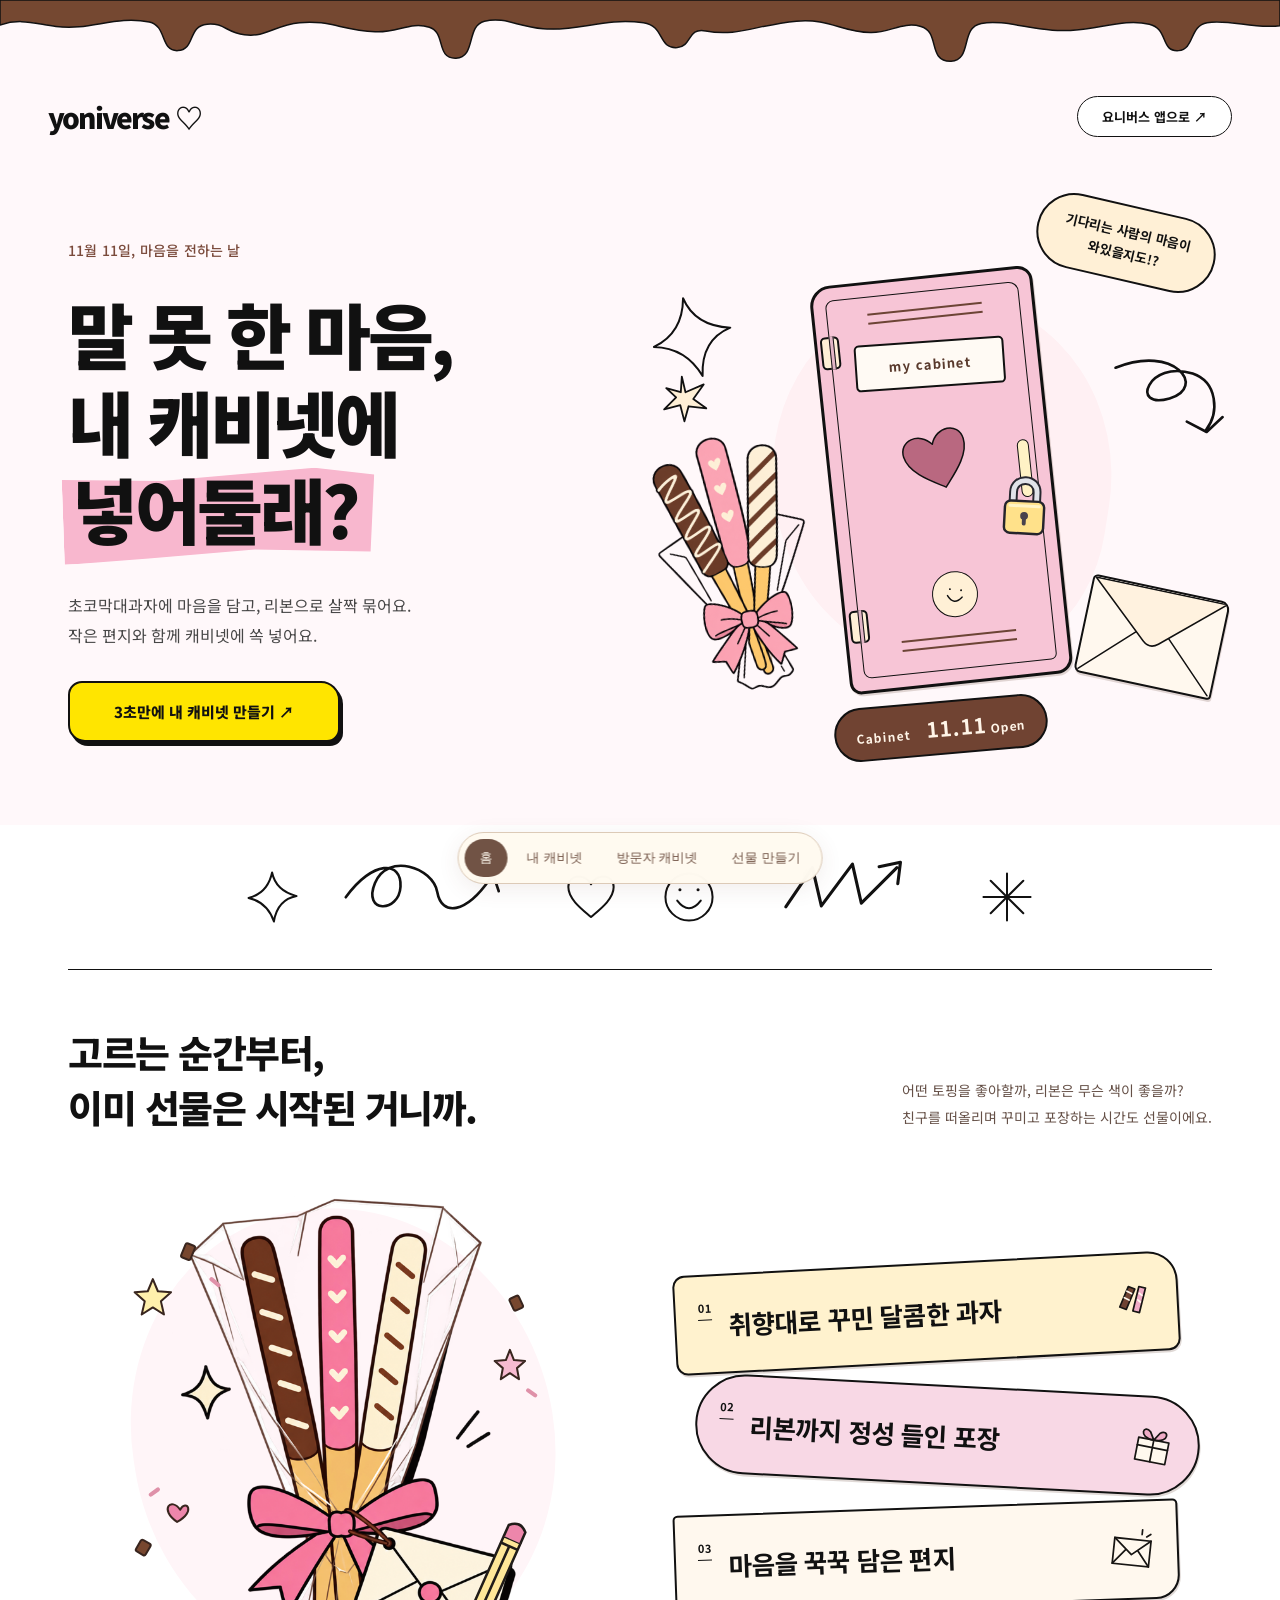
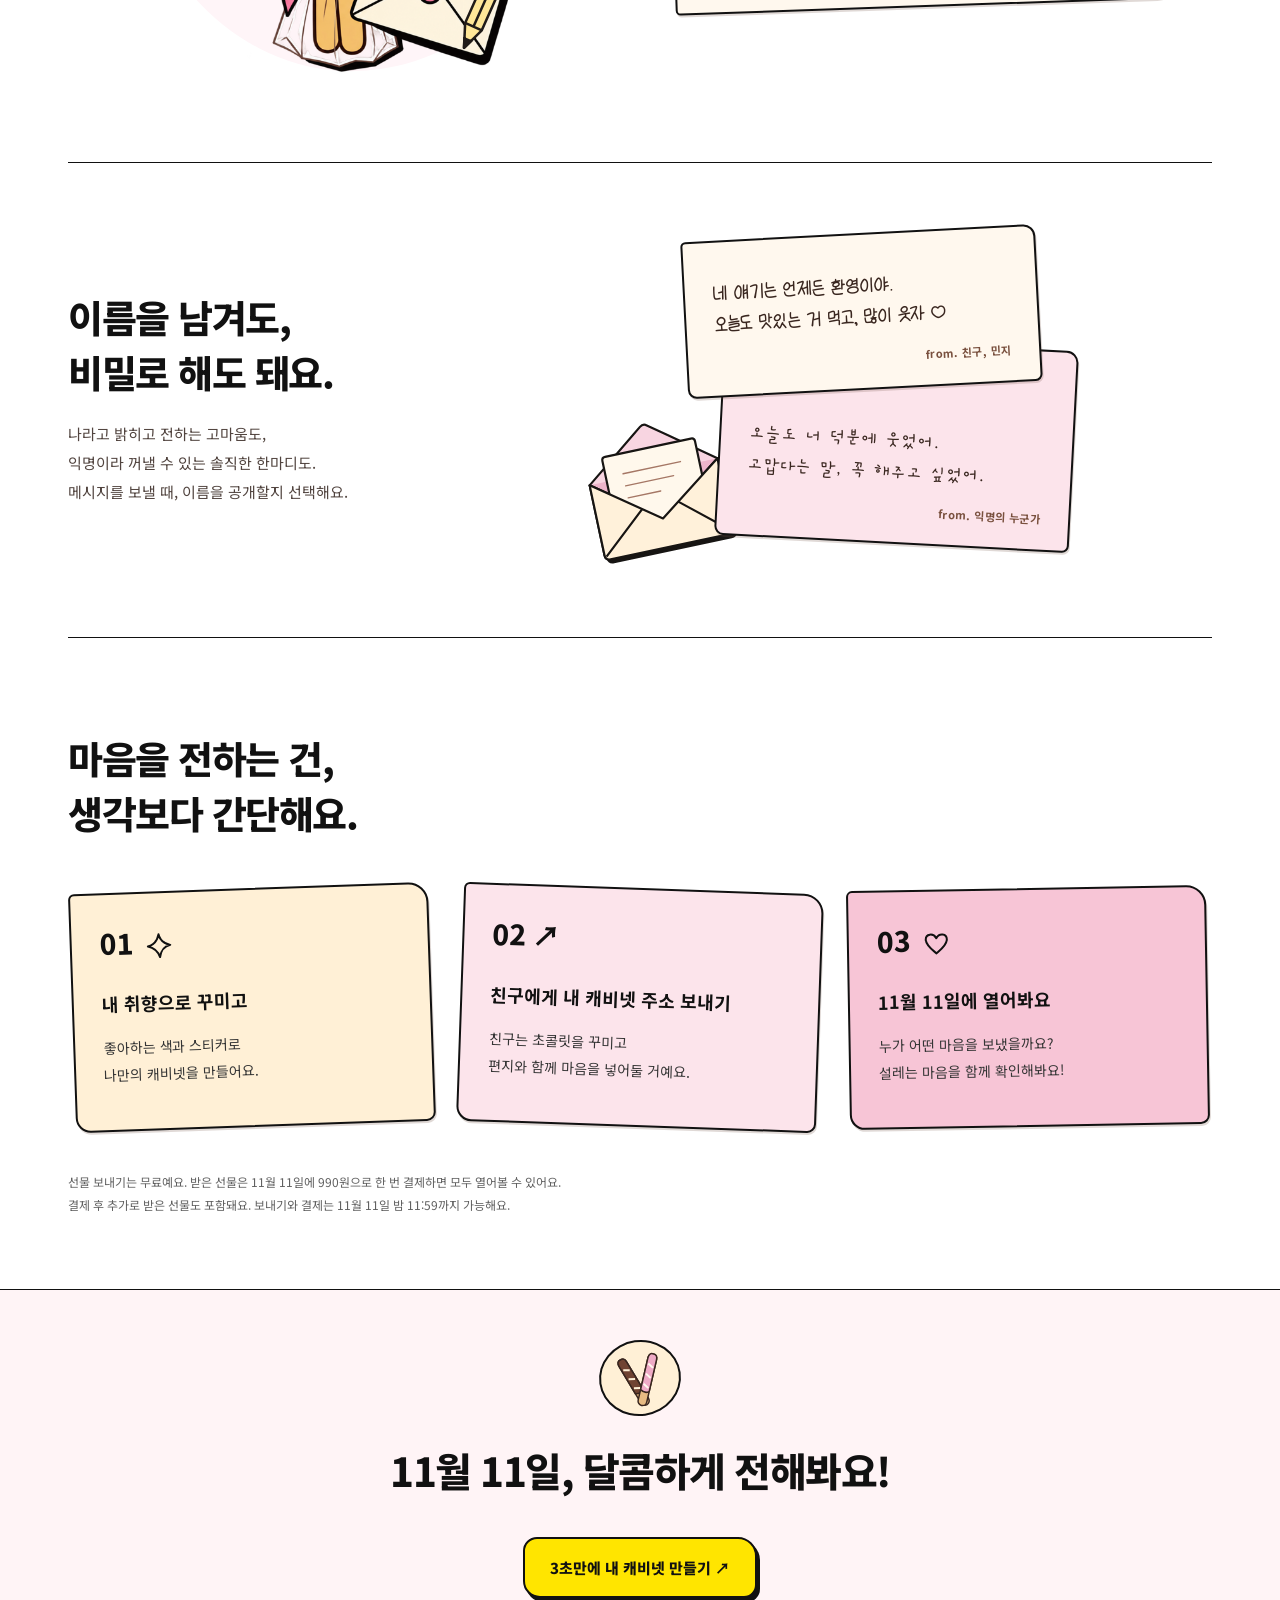
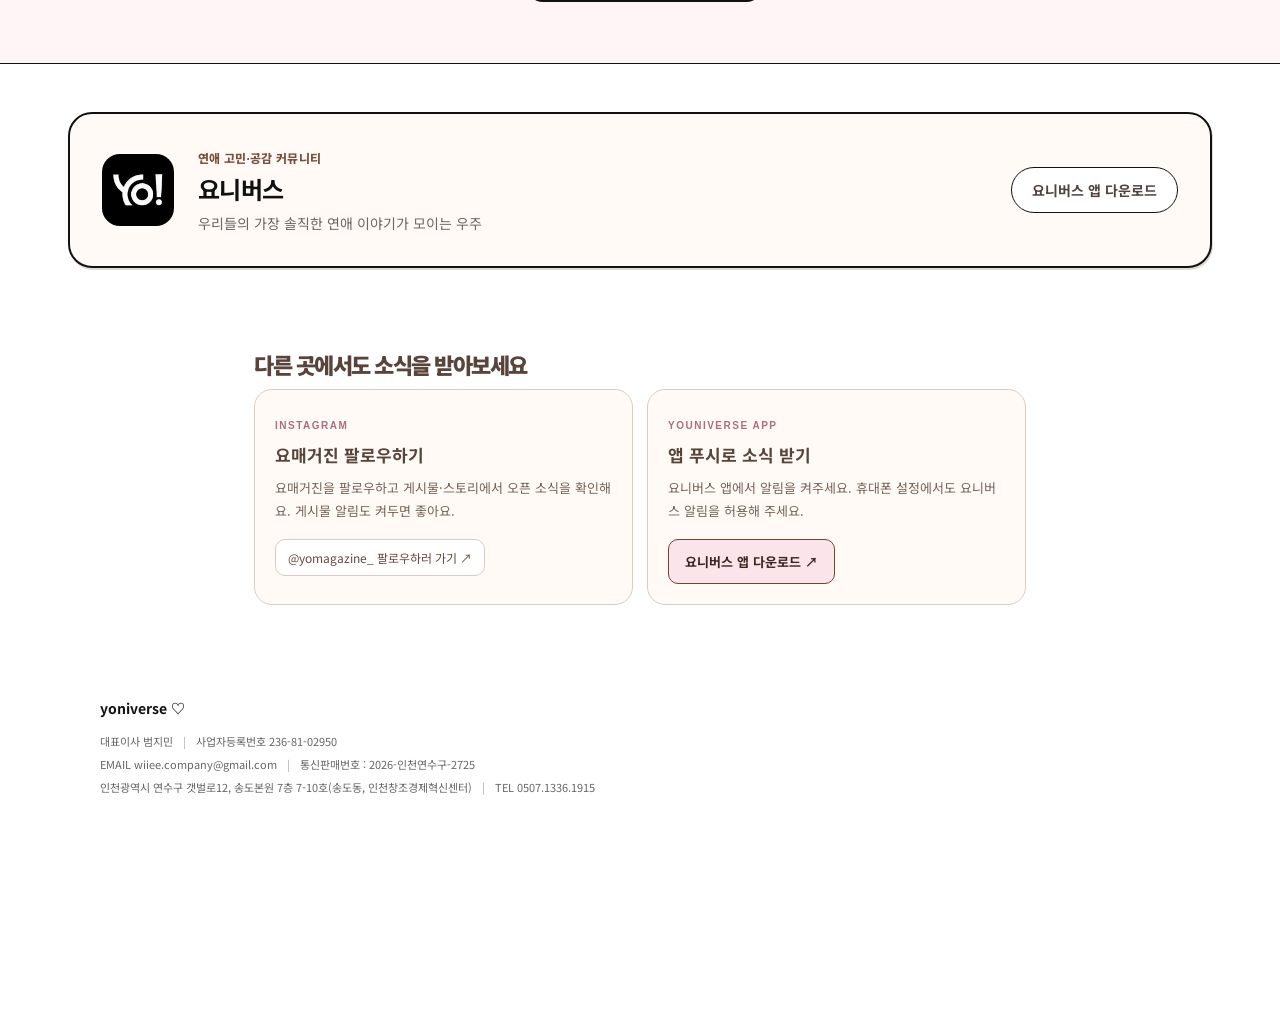
<file: cabinet-preview/index.html>
<!doctype html>
<html lang="ko">
<head><meta charset="UTF-8"><meta name="viewport" content="width=device-width, initial-scale=1"><meta name="color-scheme" content="light"><title>요니버스 — 마음이 도착하는 캐비넷</title><link rel="stylesheet" href="landing.css?v=gentle-float-57"><link rel="stylesheet" href="theme.css?v=1"><link rel="stylesheet" href="site-nav.css"><script src="preview-session.js?v=1"></script><link rel="stylesheet" href="email-reminder.css"><link rel="stylesheet" href="reminder-channels.css"></head>
<body>
<div class="chocolate-top" aria-hidden="true">
<svg class="chocolate-wide" viewBox="0 0 1440 90" preserveAspectRatio="none" focusable="false">
<path class="chocolate-pour" d="M0 0H1440V34
C1410 39 1384 25 1358 30
C1338 34 1344 65 1326 67
C1305 69 1315 38 1293 32
C1260 23 1228 44 1184 40
C1152 37 1127 26 1104 31
C1080 36 1094 80 1070 81
C1043 82 1058 42 1036 35
C1015 28 1001 44 979 43
C948 43 933 24 896 28
C851 33 829 49 794 41
C773 36 779 61 762 63
C740 65 748 34 724 30
C678 23 652 42 611 38
C581 35 569 22 545 28
C524 34 536 76 513 77
C490 78 502 43 483 36
C462 28 446 44 422 42
C385 40 370 26 337 30
C309 33 299 50 275 46
C254 43 253 30 233 32
C211 34 220 66 200 67
C180 68 188 34 168 29
C129 20 102 41 63 35
C38 31 23 24 0 33Z"/>
</svg>
<svg class="chocolate-narrow" viewBox="0 0 390 72" preserveAspectRatio="none" focusable="false">
<path class="chocolate-pour" d="M0 0H390V28C370 32 358 22 342 25C328 28 336 52 322 54C306 56 315 29 298 26C275 22 260 37 238 32C222 28 213 21 201 25C186 30 196 65 180 66C162 67 172 33 156 28C137 21 124 37 102 33C86 30 76 24 64 28C51 33 58 48 46 49C32 50 38 27 24 25C15 24 7 26 0 29Z"/>
</svg>
</div>
<header><a class="brand" href="landing.html">yoniverse ♡</a><a class="app-link" href="https://yoniverse.wiiee.co.kr/" aria-label="요니버스 앱으로 이동">요니버스 앱으로 ↗</a></header>
<main><section class="hero">
<div><span class="hero-subtitle">11월 11일, 마음을 전하는 날</span><h1>말 못 한 마음,<br>내 캐비넷에<br><em>넣어둘래?</em></h1><p>초코막대과자에 마음을 담고, 리본으로 살짝 묶어요.<br>작은 편지와 함께 캐비넷에 쏙 넣어요.</p><button class="start" data-start>3초만에 내 캐비넷 만들기 ↗</button></div>
<div class="hero-art" role="img" aria-label="리본으로 포장한 막대 초콜릿과 편지가 놓인 분홍색 캐비넷"><span class="art-note">기다리는 사람의 마음이<br>와있을지도!?</span><span class="star"><svg class="line-icon icon-star" viewBox="0 0 64 64" aria-hidden="true" focusable="false"><path d="M31 5Q35 25 58 31Q37 35 33 59Q26 38 5 33Q26 28 31 5Z"/></svg></span><svg class="sketch-arrow" viewBox="0 0 160 140" aria-hidden="true"><path d="M12 15C96 0 126 66 74 70C18 74 57 13 111 44C141 62 135 102 113 121M90 105l23 19 25-15"/></svg><svg class="sketch-spark" viewBox="0 0 100 100" aria-hidden="true"><path d="M42 7l7 30 35-15-20 28 25 18-34-4-8 29-8-31-31 8 23-23L12 29l28 8Z"/></svg><div class="locker"><span class="locker-hinge hinge-top" aria-hidden="true"></span><span class="locker-hinge hinge-bottom" aria-hidden="true"></span><div class="vents"></div><div class="nameplate">my cabinet</div><div class="heart"><svg class="line-icon icon-heart" viewBox="0 0 64 64" aria-hidden="true" focusable="false"><path d="M32 54C24 47 7 35 7 21C7 7 25 5 32 18C39 5 57 7 57 21C57 35 40 47 32 54Z"/></svg></div><div class="handle"></div><svg class="locker-padlock" focusable="false" viewBox="0 0 50 66" aria-hidden="true"><path d="M13 29 V17 C13 1 37 1 37 17 V30" fill="none" stroke="#282830" stroke-width="9" stroke-linecap="round"/><path d="M13 29 V17 C13 1 37 1 37 17 V30" fill="none" stroke="#e1e3e9" stroke-width="5" stroke-linecap="round"/><rect x="5" y="26" width="40" height="33" rx="6" fill="#ffe18a" stroke="#25242c" stroke-width="2.5"/><path d="M10 31 H40" stroke="#fff4c7" stroke-width="3" stroke-linecap="round"/><circle cx="25" cy="41" r="4" fill="#49424c"/><path d="M25 43 V49" stroke="#49424c" stroke-width="4" stroke-linecap="round"/></svg><span class="smile"><svg class="line-icon icon-smile" viewBox="0 0 64 64" aria-hidden="true" focusable="false"><circle cx="32" cy="32" r="26"/><path d="M19 36Q32 53 45 36"/><circle class="eye" cx="22" cy="24" r="1.7"/><circle class="eye" cx="42" cy="24" r="1.7"/></svg></span><div class="bottom-vents"></div></div><img class="chocolate-gift gift-with-letter" src="assets/hero-gift-flat-v4.png" alt="" aria-hidden="true" decoding="async"><div class="envelope closed-envelope"><svg class="envelope-folds" viewBox="0 0 140 100" preserveAspectRatio="none" aria-hidden="true" focusable="false"><path class="envelope-seams" d="M2 98L53 48M138 98L87 48"/><path class="envelope-flap" d="M1 1H139L78 56Q70 63 62 56Z"/></svg></div><span class="art-caption">Cabinet <b>11.11</b> Open</span></div>
</section>
<div class="doodle-strip" aria-hidden="true"><span><svg class="line-icon icon-star" viewBox="0 0 64 64" aria-hidden="true" focusable="false"><path d="M31 5Q35 25 58 31Q37 35 33 59Q26 38 5 33Q26 28 31 5Z"/></svg></span><svg viewBox="0 0 240 90"><path d="M5 56C41 6 80 7 78 42S27 78 44 37 121 16 127 49 165 78 197 32M178 34l23-10 8 24"/></svg><span><svg class="line-icon icon-heart" viewBox="0 0 64 64" aria-hidden="true" focusable="false"><path d="M32 54C24 47 7 35 7 21C7 7 25 5 32 18C39 5 57 7 57 21C57 35 40 47 32 54Z"/></svg></span><span><svg class="line-icon icon-smile" viewBox="0 0 64 64" aria-hidden="true" focusable="false"><circle cx="32" cy="32" r="26"/><path d="M19 36Q32 53 45 36"/><circle class="eye" cx="22" cy="24" r="1.7"/><circle class="eye" cx="42" cy="24" r="1.7"/></svg></span><svg viewBox="0 0 150 90"><path d="M5 65l30-44 10 43 35-47 10 44 40-40M110 20l24-5-3 24"/></svg><span><svg class="line-icon icon-spark" viewBox="0 0 64 64" aria-hidden="true" focusable="false"><path d="M32 6V58M6 32H58M14 14L50 50M14 50L50 14"/></svg></span></div>
<section class="gift-making" aria-labelledby="gift-making-title">
<div class="making-heading"><h2 id="gift-making-title">고르는 순간부터,<br>이미 선물은 시작된 거니까.</h2><p>어떤 토핑을 좋아할까, 리본은 무슨 색이 좋을까?<br>친구를 떠올리며 꾸미고 포장하는 시간도 선물이에요.</p></div>
<div class="making-composition">
<div class="making-gift-scene">
<img class="making-finished-gift" src="assets/hero-gift-letter-v1.png" alt="투명 포장과 분홍 리본으로 꾸미고 작은 편지를 단 막대과자 선물" loading="lazy" decoding="async">
<svg class="making-toppings" viewBox="0 0 520 500" fill="none" aria-hidden="true">
<g stroke="#38251e" stroke-width="2" stroke-linejoin="round">
<path d="m72 96 5 12 13 1-10 9 3 13-11-7-11 7 3-13-10-9 13-1Z" fill="#fff0ac"/>
<path d="m425 166 4 10 11 1-8 7 2 11-9-6-9 6 2-11-8-7 11-1Z" fill="#f7bbd1"/>
<rect x="105" y="60" width="10" height="15" rx="2" transform="rotate(22 105 60)" fill="#77472f"/>
<rect x="424" y="116" width="10" height="13" rx="2" transform="rotate(-25 424 116)" fill="#77472f"/>
<rect x="61" y="353" width="11" height="13" rx="2" transform="rotate(30 61 353)" fill="#77472f"/>
<path d="M99 324c-9-13-21 0-3 12 19-10 9-23 3-12Z" fill="#ed86ab"/>
</g><g stroke="#df91a9" stroke-width="4" stroke-linecap="round"><path d="m130 96 7 6m-67 207 7-5m366-98 7 5"/></g>
<g transform="translate(419 350) rotate(24)" stroke="#211c19" stroke-width="2.5" stroke-linejoin="round">
<path d="M0 0h18v94L9 117 0 94Z" fill="#ffe798"/><path d="M0 0v-12q9-9 18 0V0" fill="#ed86ab"/><path d="M0 7h18M0 94h18M9 8v85"/><path d="m5 107 4 10 4-10" fill="#211c19"/>
</g></svg>
</div>
<ol class="making-capsules" aria-label="선물을 완성하는 세 단계">
<li><span class="making-step-no" aria-hidden="true">01</span><span class="making-step-label">취향대로 꾸민 달콤한 과자</span><svg class="making-step-icon" viewBox="0 0 48 48" fill="none" stroke="#171513" stroke-width="1.8" stroke-linecap="round" stroke-linejoin="round" aria-hidden="true"><path d="m12 30 7-22 7 2-7 22Z" fill="#704332"/><path d="m26 33 4-26 7 1-4 26Z" fill="#efabc6"/><path d="m18 13 5 2m-7 5 5 2m10-8 3 2m-4 5 3 2" stroke="#fff8ee"/></svg></li>
<li><span class="making-step-no" aria-hidden="true">02</span><span class="making-step-label">리본까지 정성 들인 포장</span><svg class="making-step-icon" viewBox="0 0 48 48" fill="none" stroke="#171513" stroke-width="1.8" stroke-linecap="round" stroke-linejoin="round" aria-hidden="true"><path d="M8 18h32v23H8Z" fill="#fff8ee"/><path d="M24 18v23M8 26h32"/><path d="M24 18C6 18 11 3 19 10ZM24 18C42 18 37 3 29 10Z" fill="#efabc6"/></svg></li>
<li><span class="making-step-no" aria-hidden="true">03</span><span class="making-step-label">마음을 꾹꾹 담은 편지</span><svg class="making-step-icon" viewBox="0 0 48 48" fill="none" stroke="#171513" stroke-width="1.8" stroke-linecap="round" stroke-linejoin="round" aria-hidden="true"><path d="M5 13h38v27H5Z" fill="#fff8ee"/><path d="m5 13 19 16 19-16M5 40l13-16m25 16L30 24"/><path d="M33 7v-5m5 7 4-3"/></svg></li>
</ol>
</div></section>
<section class="sender-intro" aria-labelledby="sender-title">
<div class="sender-copy"><h2 id="sender-title">이름을 남겨도,<br>비밀로 해도 돼요.</h2><p>나라고 밝히고 전하는 고마움도,<br>익명이라 꺼낼 수 있는 솔직한 한마디도.<br>메시지를 보낼 때, 이름을 공개할지 선택해요.</p></div>
<div class="sender-letters" aria-label="이름 공개와 익명 메시지 예시">
<img class="sender-gift sender-open-envelope" src="assets/sender-open-envelope.svg?v=2" alt="" aria-hidden="true" loading="lazy" decoding="async">
<article class="sender-letter signed"><p>네 얘기는 언제든 환영이야.<br>오늘도 맛있는 거 먹고, 많이 웃자 ♡</p><span class="sender-from">from. 친구, 민지</span></article>
<article class="sender-letter anonymous"><p>오늘도 너 덕분에 웃었어.<br>고맙다는 말, 꼭 해주고 싶었어.</p><span class="sender-from">from. 익명의 누군가</span></article>

</div></section>
<section class="how" id="how"><h2>마음을 전하는 건,<br>생각보다 간단해요.</h2><div class="steps"><article><span>01 <svg class="line-icon icon-star" viewBox="0 0 64 64" aria-hidden="true" focusable="false"><path d="M31 5Q35 25 58 31Q37 35 33 59Q26 38 5 33Q26 28 31 5Z"/></svg></span><h3>내 취향으로 꾸미고</h3><p>좋아하는 색과 스티커로<br>나만의 캐비넷을 만들어요.</p></article><article><span>02 ↗</span><h3>친구에게 내 캐비넷 주소 보내기</h3><p>친구는 초콜릿을 꾸미고<br>편지와 함께 마음을 넣어둘 거예요.</p></article><article><span>03 <svg class="line-icon icon-heart" viewBox="0 0 64 64" aria-hidden="true" focusable="false"><path d="M32 54C24 47 7 35 7 21C7 7 25 5 32 18C39 5 57 7 57 21C57 35 40 47 32 54Z"/></svg></span><h3>11월 11일에 열어봐요</h3><p>누가 어떤 마음을 보냈을까요?<br>설레는 마음을 함께 확인해봐요!</p></article></div><p class="price-note">선물 보내기는 무료예요. 받은 선물은 11월 11일에 990원으로 한 번 결제하면 모두 열어볼 수 있어요.<br>결제 후 추가로 받은 선물도 포함돼요. 보내기와 결제는 11월 11일 밤 11:59까지 가능해요.</p></section>
<section class="last-call"><span class="snack-sticker" aria-hidden="true"><svg class="snack-icon" viewBox="0 0 80 80" focusable="false"><g stroke="#39261f" stroke-width="1.5" stroke-linejoin="round"><g transform="rotate(-23 40 40)"><rect x="25" y="8" width="11" height="65" rx="5.5" fill="#e7bb83"/><path d="M25 14Q25 7 31 8Q36 8 36 14V54Q31 58 25 54Z" fill="#704332"/><path d="M27 21l7 4m-7 9 7 4m-7 9 7 4" stroke="#fff0d6" stroke-width="2"/></g><g transform="rotate(21 40 40)"><rect x="44" y="7" width="11" height="66" rx="5.5" fill="#e7bb83"/><path d="M44 13Q44 6 50 7Q55 7 55 13V54Q50 58 44 54Z" fill="#efabc6"/><path d="M46 20l7 4m-7 9 7 4m-7 9 7 4" stroke="#fff8ee" stroke-width="2"/></g></g></svg></span><h2>11월 11일, 달콤하게 전해봐요!</h2><button class="start" data-start>3초만에 내 캐비넷 만들기 ↗</button></section><section class="app-promo" aria-labelledby="app-promo-title">
<div class="app-promo-card">
<img class="app-promo-icon" src="assets/yoniverse-app-icon.png" alt="요니버스 앱 아이콘" width="72" height="72" loading="lazy">
<div class="app-promo-copy"><span class="app-promo-brand">연애 고민∙공감 커뮤니티</span><h2 id="app-promo-title">요니버스</h2><p>우리들의 가장 솔직한 연애 이야기가 모이는 우주</p></div>
<div class="app-promo-actions"><a class="app-download" id="app-download" href="https://yoniverse.wiiee.co.kr/">요니버스 앱 다운로드</a></div>
</div>
</section></main>
<footer class="company-footer">
<b>yoniverse ♡</b>
<div class="company-info">
<p><span>대표이사 범지민</span><span>사업자등록번호 236-81-02950</span></p>
<p><span>EMAIL <a href="mailto:wiiee.company@gmail.com">wiiee.company@gmail.com</a></span><span>통신판매번호 : 2026-인천연수구-2725</span></p>
<p><span>인천광역시 연수구 갯벌로12, 송도본원 7층 7-10호(송도동, 인천창조경제혁신센터)</span><span>TEL <a href="tel:050713361915">0507.1336.1915</a></span></p>
</div>
</footer>
<dialog id="login-notice" aria-labelledby="notice-title"><form method="dialog"><button class="close" aria-label="닫기">×</button><span class="eyebrow">SEE YOU SOON</span><h2 id="notice-title">곧 만나요 ♡</h2><p>카카오 로그인을 준비하고 있어요.<br>지금은 캐비넷 시안을 둘러볼 수 있어요.</p><a class="preview-link" href="cabinet.html">캐비넷 시안 둘러보기 ↗</a></form></dialog>
<dialog id="app-store-choice" aria-labelledby="app-store-title"><form method="dialog"><button class="close" aria-label="닫기">×</button></form><h2 id="app-store-title">요니버스 앱 다운로드</h2><p>사용하는 휴대폰의 스토어를 선택해 주세요.</p><div class="store-options"><a class="app-download" href="https://apps.apple.com/kr/app/id6803411489">App Store · iPhone</a><a class="app-download" href="https://play.google.com/store/apps/details?id=com.wiiee.yoniverse">Google Play · Android</a></div></dialog><script src="landing.js?v=sticky-47"></script><script src="site-nav.js?v=home-landing-2"></script><script src="email-reminder.js"></script><script src="reminder-channels.js"></script></body></html>
</file>
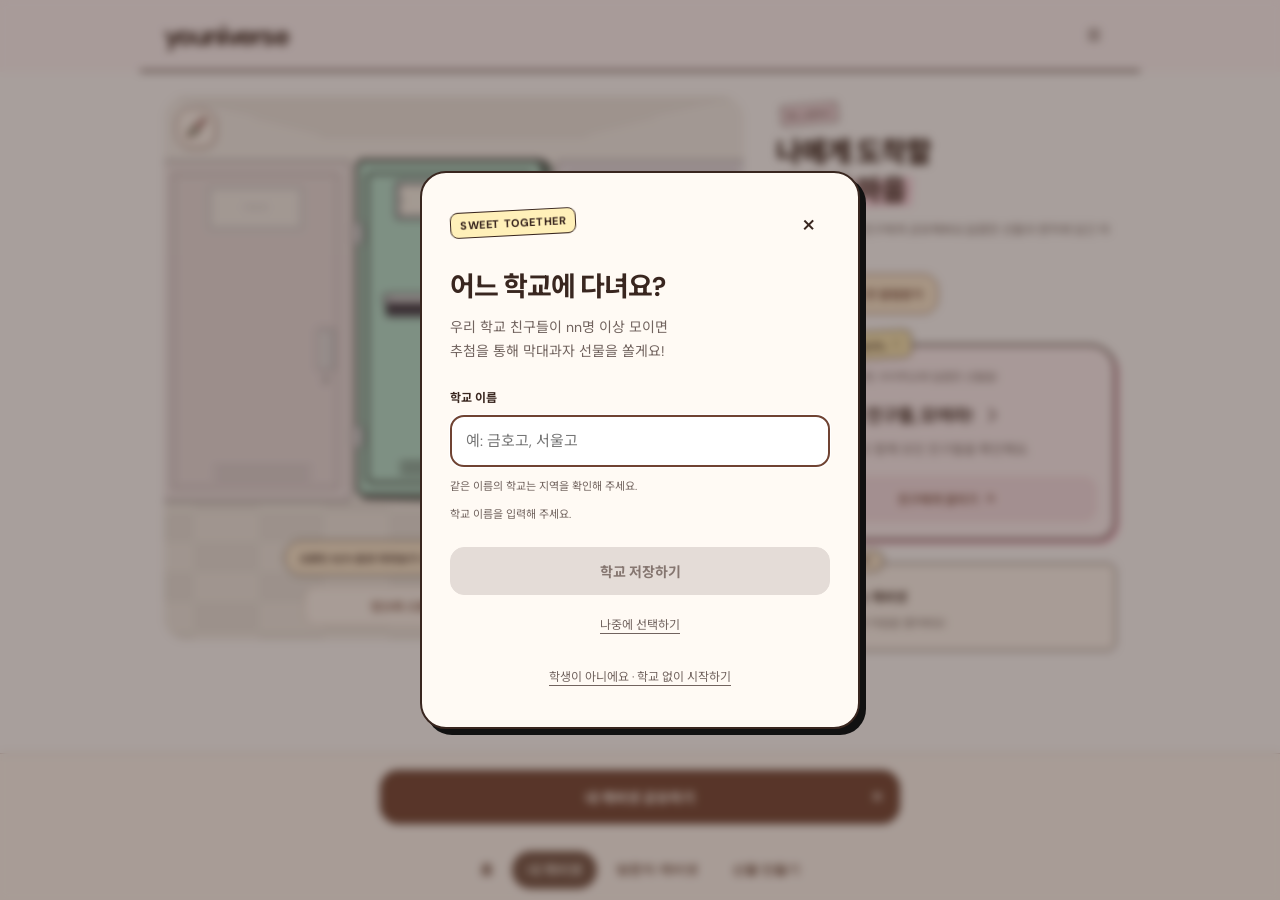
<file: cabinet-preview/cabinet.html>
<!doctype html>
<html lang="ko"><head><meta charset="UTF-8"><meta name="viewport" content="width=device-width, initial-scale=1"><title>내 캐비넷 — a little space for you</title><link rel="stylesheet" href="style.css?v=editor-no-inner-scroll"><link rel="stylesheet" href="theme.css?v=4"><link rel="stylesheet" href="school.css?v=1"><link rel="stylesheet" href="account.css?v=hamburger-only-2"><link rel="stylesheet" href="cabinet-layout.css?v=20261030-cabinet-actions-2"><link rel="stylesheet" href="site-nav.css"><script src="preview-session.js?v=1"></script><link rel="stylesheet" href="reminder-channels.css"><link rel="stylesheet" href="story-share.css?v=20261030-cabinet-actions-2"><link rel="stylesheet" href="cabinet-dock.css?v=1"><link rel="stylesheet" href="email-reminder.css"><link rel="stylesheet" href="gift-login.css?v=5"><link rel="stylesheet" href="reminder-sheet.css"></head>
<body class="cabinet-theme">
<header><a class="brand" href="landing.html">youniverse</a><button class="avatar" id="profile" aria-label="내 계정 메뉴" popovertarget="account-menu" aria-controls="account-menu" aria-expanded="false"><svg width="18" height="18" viewBox="0 0 24 24" fill="none" aria-hidden="true"><path d="M5 6h14M5 12h14M5 18h14" stroke="currentColor" stroke-width="1.8" stroke-linecap="round"/></svg></button></header>
<div id="account-menu" class="account-menu" popover="auto" aria-labelledby="account-menu-title"><span id="account-menu-title" class="account-label">로그인 계정</span><div class="account-provider"><span class="kakao-mark" aria-hidden="true">●</span><strong>카카오 로그인</strong></div><p class="account-preview">미리보기 · 실제 계정 연결 전</p><button type="button" id="account-reminders" aria-haspopup="dialog" aria-controls="reminder-sheet">알림받기 설정 <span aria-hidden="true">↗</span></button><button type="button" id="account-logout">로그아웃 <span aria-hidden="true">↗</span></button></div>
<main><section class="intro"><div class="owner"><span class="tag">My cabinet</span></div><h1>나에게 도착할<br class="title-break"><em>달콤한 마음</em></h1><p>내 캐비넷 링크를 친구에게 공유해봐요.<br>달콤한 선물과 편지에 담긴 마음을 모아둘게요.</p></section>
<section class="stage" aria-label="내 캐비넷 미리보기"><button type="button" class="customize-brush" id="customize" aria-label="캐비넷 꾸미기" title="캐비넷 꾸미기"><svg width="25" height="25" viewBox="0 0 24 24" fill="none" stroke="currentColor" stroke-width="1.7" stroke-linecap="round" stroke-linejoin="round" aria-hidden="true"><path d="m14 13 7-9c1-2-1-3-2-2l-9 8Z" fill="#f6c5d6"/><path d="M14 13c0 3-2 5-5 5-2 0-3 2-6 2 2-2 1-4 3-6 1-2 3-3 4-4Z" fill="#b6e1d2"/></svg></button><div class="hallway" aria-hidden="true"><div class="hall-ceiling"></div><div class="hall-wall"></div><div class="hall-floor"></div><div class="hall-bank bank-left"><div class="neighbor"><i></i><b></b><span>1107</span></div><div class="neighbor"><i></i><b></b><span>1108</span></div><div class="neighbor"><i></i><b></b><span>1109</span></div></div><div class="hall-bank bank-right"><div class="neighbor"><i></i><b></b><span>1112</span></div><div class="neighbor"><i></i><b></b><span>1113</span></div><div class="neighbor"><i></i><b></b><span>1114</span></div></div><div class="hall-light light-left"></div><div class="hall-light light-right"></div></div><div class="stage-label" aria-hidden="true"></div><div class="cabinet closed" id="cabinet"><div class="inside gift-interior"><div class="gift-interior-title">FOR YOU<small>도착한 마음을 꺼내봐요</small></div><button type="button" class="present present-pink" data-gift="pink" aria-label="핑크 초콜릿 선물과 편지 보기"><span class="pepero-sticks"><i></i><i></i><i></i></span><span class="present-wrap"><b>✧</b><small>HAVE A SWEET DAY</small></span><span class="present-ribbon">୨୧</span></button><button type="button" class="present present-yellow" data-gift="yellow" aria-label="노랑 초콜릿 선물과 편지 보기"><span class="pepero-sticks"><i></i><i></i><i></i></span><span class="present-wrap"><b>☺</b><small>FOR YOU</small></span><span class="present-ribbon">୨୧</span></button><div class="gift-shelf shelf-upper"></div><button class="gift-box received-letter" id="gift"><span class="letter-heart">✉</span><span>마음을 담은 편지</span><small>눌러서 열어보기</small></button><button type="button" class="present present-purple" data-gift="purple" aria-label="보라 초콜릿 선물과 편지 보기"><span class="pepero-sticks"><i></i><i></i><i></i></span><span class="present-wrap"><b>✧</b><small>HAPPY 11.11</small></span><span class="present-ribbon">୨୧</span></button><div class="gift-shelf shelf-lower"></div><div class="sample-gifts-label">미리보기용 샘플 선물</div></div><div class="door" id="door"><div class="vents"><i></i><i></i></div><button class="nameplate" id="nameplate"><span id="plateName">요니</span></button><div class="door-sticker" id="doorSticker">✧</div><div class="mini-sticker">GOOD<br>DAY!</div><button class="handle" id="handle" aria-label="캐비넷 문 닫기"><span></span></button><div class="bottom-vents"><i></i><i></i></div><div class="door-number">11 — 11</div></div></div><svg class="doodle doodle-arrow" viewBox="0 0 140 130" aria-hidden="true"><path d="M20 10 C100 0 20 90 68 62 S130 80 98 110 M75 96 L98 114 115 91"/></svg><svg class="doodle doodle-stars" viewBox="0 0 100 150" aria-hidden="true"><path d="M45 5 L50 33 76 39 50 46 43 72 36 46 10 38 35 32Z" fill="#ffe26a"/><path d="M75 95 L77 109 92 114 78 119 72 137 68 119 53 114 68 109Z" fill="#6045f5"/></svg><svg class="doodle doodle-squiggle" viewBox="0 0 180 70" aria-hidden="true"><path d="M5 45 C35 -35 75 95 45 50 S110 -20 100 35 S155 80 170 10"/></svg><div class="floor-shadow"></div></section>
<aside class="cabinet-sidebar" aria-label="학교 참여와 선물 안내"><div class="letter-note"><h3>마음이 모이는 캐비넷</h3><p>11월 11일, 도착한 마음을 열어봐요!</p></div></aside></main><nav class="cabinet-actions" aria-label="내 캐비넷 메뉴"><button class="primary" id="invite">내 캐비넷 공유하기 <span aria-hidden="true">↗</span></button></nav>

<dialog id="editor" aria-labelledby="editorTitle"><form method="dialog" id="editForm" novalidate><button class="close" aria-label="닫기" value="cancel" formnovalidate>×</button><h2 id="editorTitle">내 캐비넷 꾸미기</h2><label for="name">캐비넷 이름</label><input id="name" required autocomplete="nickname"><p id="nameError" class="field-error" role="alert" hidden></p><fieldset class="editor-options"><legend>캐비넷 컬러</legend><div class="swatches" id="swatches"></div></fieldset><fieldset class="editor-options"><legend>스티커</legend><div class="stickers" id="stickers"></div></fieldset><button class="primary" value="save">꾸미기 완료</button></form></dialog>
<dialog id="info"><button class="close" id="closeInfo" aria-label="닫기">×</button><span class="eyebrow">LETTERS & GIFTS</span><h2 id="infoTitle"></h2><p id="infoBody"></p><p id="paymentNotice" class="payment-notice" hidden>디자인 시안 · 결제 서비스 연결 전이에요. 실제 결제나 선물 공개는 진행되지 않아요.</p><button class="primary" id="okay">알겠어요</button></dialog><div class="toast" id="toast" role="status"></div><script src="app.js?v=internal-preview-labels-1"></script><script src="school.js?v=updated-1"></script><script src="account.js?v=2"></script><script src="site-nav.js?v=home-landing-2"></script><script src="reminder-sheet.js?v=20261030-cabinet-actions-2"></script><script src="email-reminder.js"></script><script src="reminder-channels.js"></script><script src="story-share.js?v=story-invite-copy-1"></script></body></html>
</file>
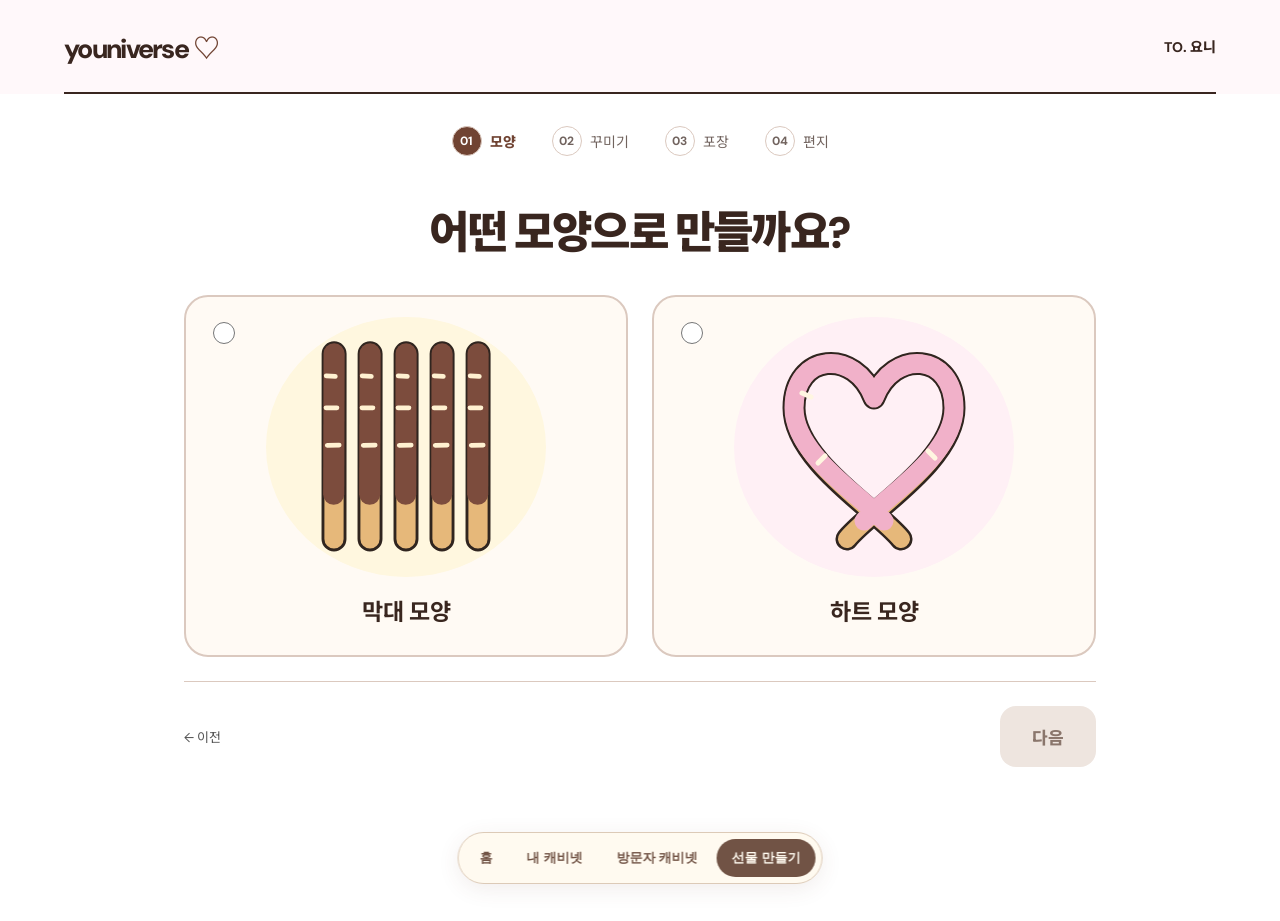
<file: cabinet-preview/decorate-gift.html>
<!doctype html>
<html lang="ko"><head><meta charset="utf-8"><meta name="viewport" content="width=device-width,initial-scale=1"><title>과자 꾸미기 — 요니에게 선물 만들기</title><link rel="stylesheet" href="style.css"><link rel="stylesheet" href="make-gift.css"><link rel="stylesheet" href="theme.css?v=1"><link rel="stylesheet" href="decorate-gift.css?v=ingredient-icons-3"><link rel="stylesheet" href="site-nav.css"></head>
<body class="cabinet-theme"><header><a class="brand" href="landing.html">youniverse<span>♡</span></a><span class="recipient">TO. 요니</span><a class="back-link" href="visitor.html">캐비넷으로 돌아가기 ↗</a></header>
<main class="maker"><nav aria-label="선물 만들기 진행 단계"><ol class="progress"><li><b>01</b> 모양</li><li aria-current="step"><b>02</b> 꾸미기</li><li><b>03</b> 포장</li><li><b>04</b> 편지</li></ol></nav>
<section class="shape-step" aria-labelledby="stepTitle"><h1 id="stepTitle">취향대로 꾸며보세요</h1><div class="decorate-layout"><div class="gift-preview"><div class="baking-tray"><div class="baking-paper" aria-hidden="true"></div><div id="giftArt" role="img" aria-label="꾸민 과자 미리보기"></div></div></div><div class="decorate-options"><div class="decoration-tabs" role="tablist" aria-label="꾸미기 옵션"><button type="button" id="tab-coating" role="tab" aria-controls="panel-coating" aria-selected="true">코팅</button><button type="button" id="tab-topping" role="tab" aria-controls="panel-topping" aria-selected="false" tabindex="-1">토핑</button><button type="button" id="tab-drizzle" role="tab" aria-controls="panel-drizzle" aria-selected="false" tabindex="-1">드리즐</button></div><div class="decoration-panels"><section id="panel-coating" role="tabpanel" aria-labelledby="tab-coating"><div class="option-grid" id="coatingOptions"></div></section><section id="panel-topping" role="tabpanel" aria-labelledby="tab-topping" hidden><div class="option-grid" id="toppingOptions"></div></section><section id="panel-drizzle" role="tabpanel" aria-labelledby="tab-drizzle" hidden><div class="option-grid" id="drizzleOptions"></div></section></div><button class="reset-decoration" id="resetDecoration">꾸미기 초기화</button><p id="saveError" role="status" hidden></p></div></div><div class="step-actions"><a class="back-link" id="previousStep" href="make-gift.html">← 이전</a><a class="next-action" href="wrap-gift.html">다음</a></div></section></main><script src="gift-art.js?v=round-heart-13"></script><script src="decorate-gift.js?v=round-heart-13"></script><script src="site-nav.js?v=home-landing-2"></script></body></html>
</file>
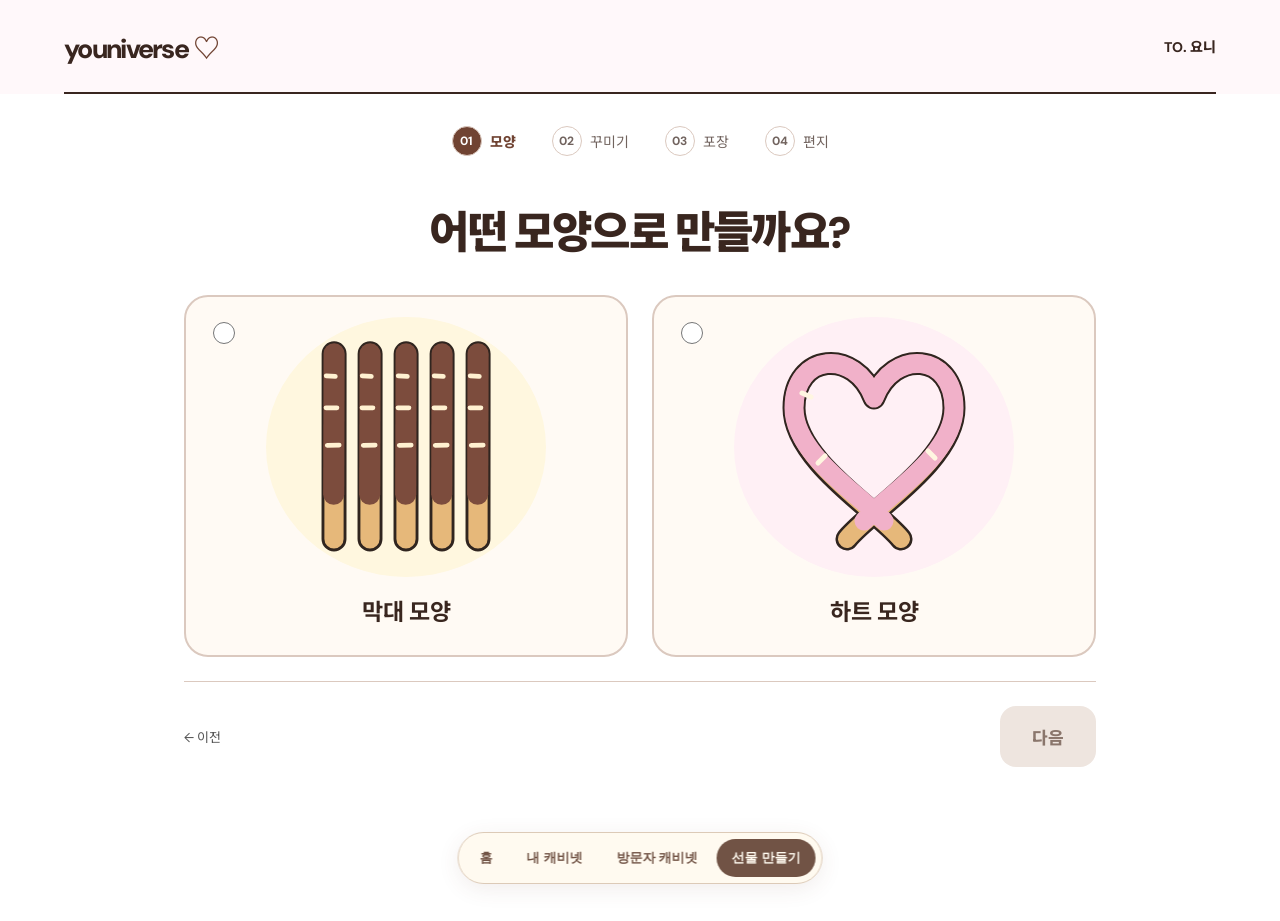
<file: cabinet-preview/gift-complete.html>
<!doctype html>
<html lang="ko"><head><meta charset="utf-8"><meta name="viewport" content="width=device-width,initial-scale=1"><title>선물 전달 완료 — youniverse</title><link rel="stylesheet" href="style.css"><link rel="stylesheet" href="make-gift.css"><link rel="stylesheet" href="theme.css?v=1"><link rel="stylesheet" href="gift-complete.css?v=restore-3"><link rel="stylesheet" href="email-reminder.css"><link rel="stylesheet" href="reminder-channels.css"><link rel="stylesheet" href="gift-login.css?v=5"><link rel="stylesheet" href="reminder-sheet.css"></head>
<body class="cabinet-theme"><header><a class="brand" href="landing.html">youniverse<span>♡</span></a><a class="back-link" href="visitor.html">캐비넷으로 돌아가기 ↗</a></header>
<main class="completion"><h1>요니님에게<br>달콤한 마음을 보냈어요!</h1><p>11월 11일에 요니님만 열어볼 수 있어요.</p><div class="delivered-gift" id="deliveredGift" role="img" aria-label="내가 보낸 선물"></div><article class="delivered-letter" id="deliveredLetter" aria-label="내가 쓴 편지"><div>To. 요니</div><p id="deliveredMessage"></p><div class="letter-signature" id="deliveredSender"></div></article><a class="next-action" href="cabinet.html">내 캐비넷으로 가기</a><button type="button" class="reminder-open" id="completionReminders" hidden>11월 11일 전 알림받기</button></main>
<script src="gift-art.js?v=round-heart-13"></script><script src="wrap-art.js?v=1"></script><script src="gift-complete.js?v=restore-3"></script><script src="reminder-sheet.js"></script><script src="email-reminder.js"></script><script src="reminder-channels.js"></script></body></html>
</file>
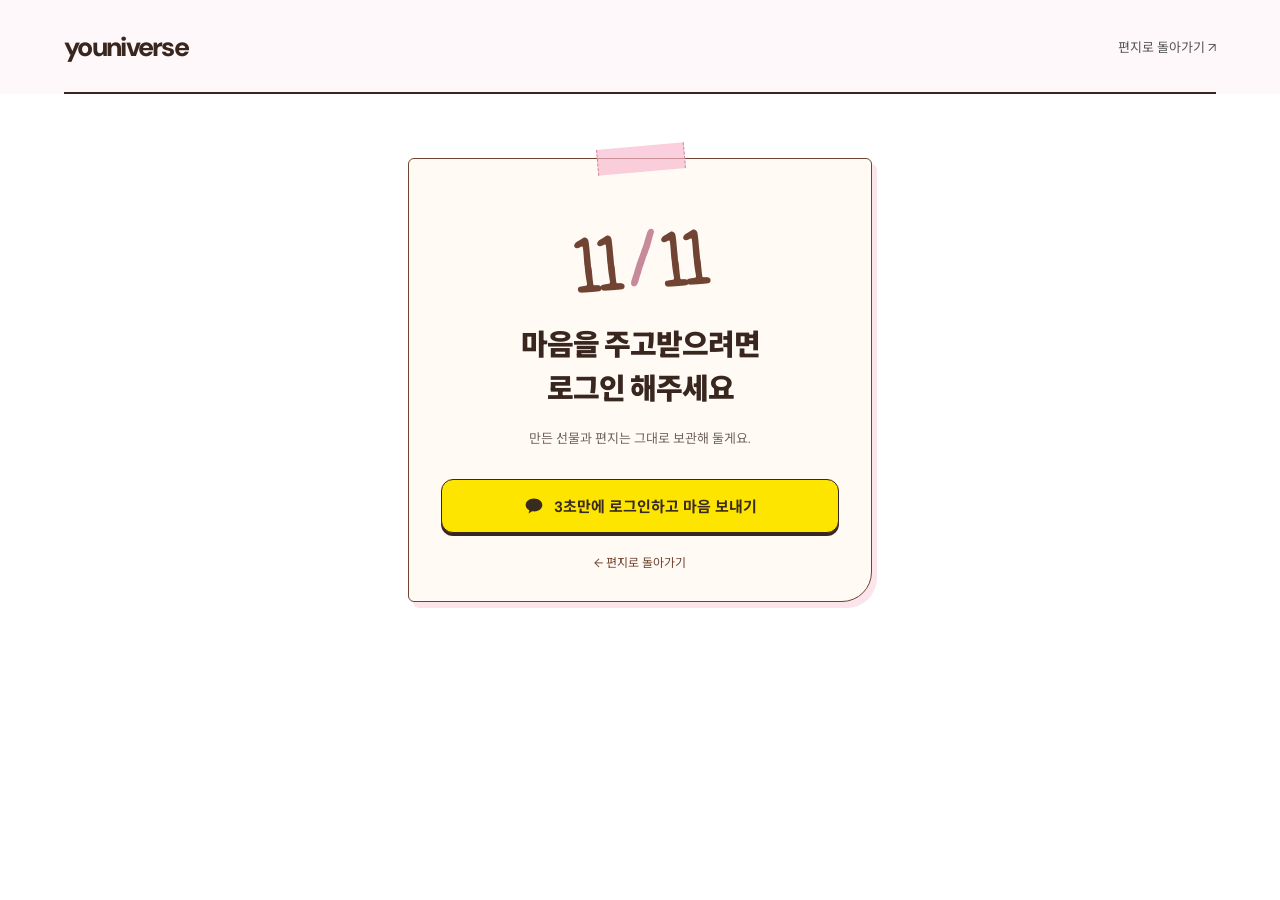
<file: cabinet-preview/gift-login.html>
<!doctype html>
<html lang="ko"><head><meta charset="utf-8"><meta name="viewport" content="width=device-width,initial-scale=1"><title>로그인 — 선물 보내기</title><link rel="stylesheet" href="style.css"><link rel="stylesheet" href="make-gift.css"><link rel="stylesheet" href="theme.css?v=1"><link rel="stylesheet" href="gift-login.css?v=5"></head>
<body class="cabinet-theme"><header><a class="brand" href="landing.html">youniverse</a><a class="back-link" href="letter-gift.html">편지로 돌아가기 ↗</a></header>
<main class="gift-login"><section class="login-paper"><div class="login-date" aria-hidden="true">11<span>/</span>11</div><h1>마음을 주고받으려면<br>로그인 해주세요</h1><p>만든 선물과 편지는 그대로 보관해 둘게요.</p><div class="login-actions"><button class="kakao-login" type="button" disabled><svg viewBox="0 0 24 24" aria-hidden="true"><path d="M12 3C6.5 3 2 6.5 2 10.8c0 2.7 1.8 5.1 4.5 6.5L5.4 21l4.4-2.6c.7.1 1.4.2 2.2.2 5.5 0 10-3.5 10-7.8S17.5 3 12 3Z"/></svg>3초만에 로그인하고 마음 보내기</button></div><a class="back-link" href="letter-gift.html">← 편지로 돌아가기</a></section></main></body></html>
</file>
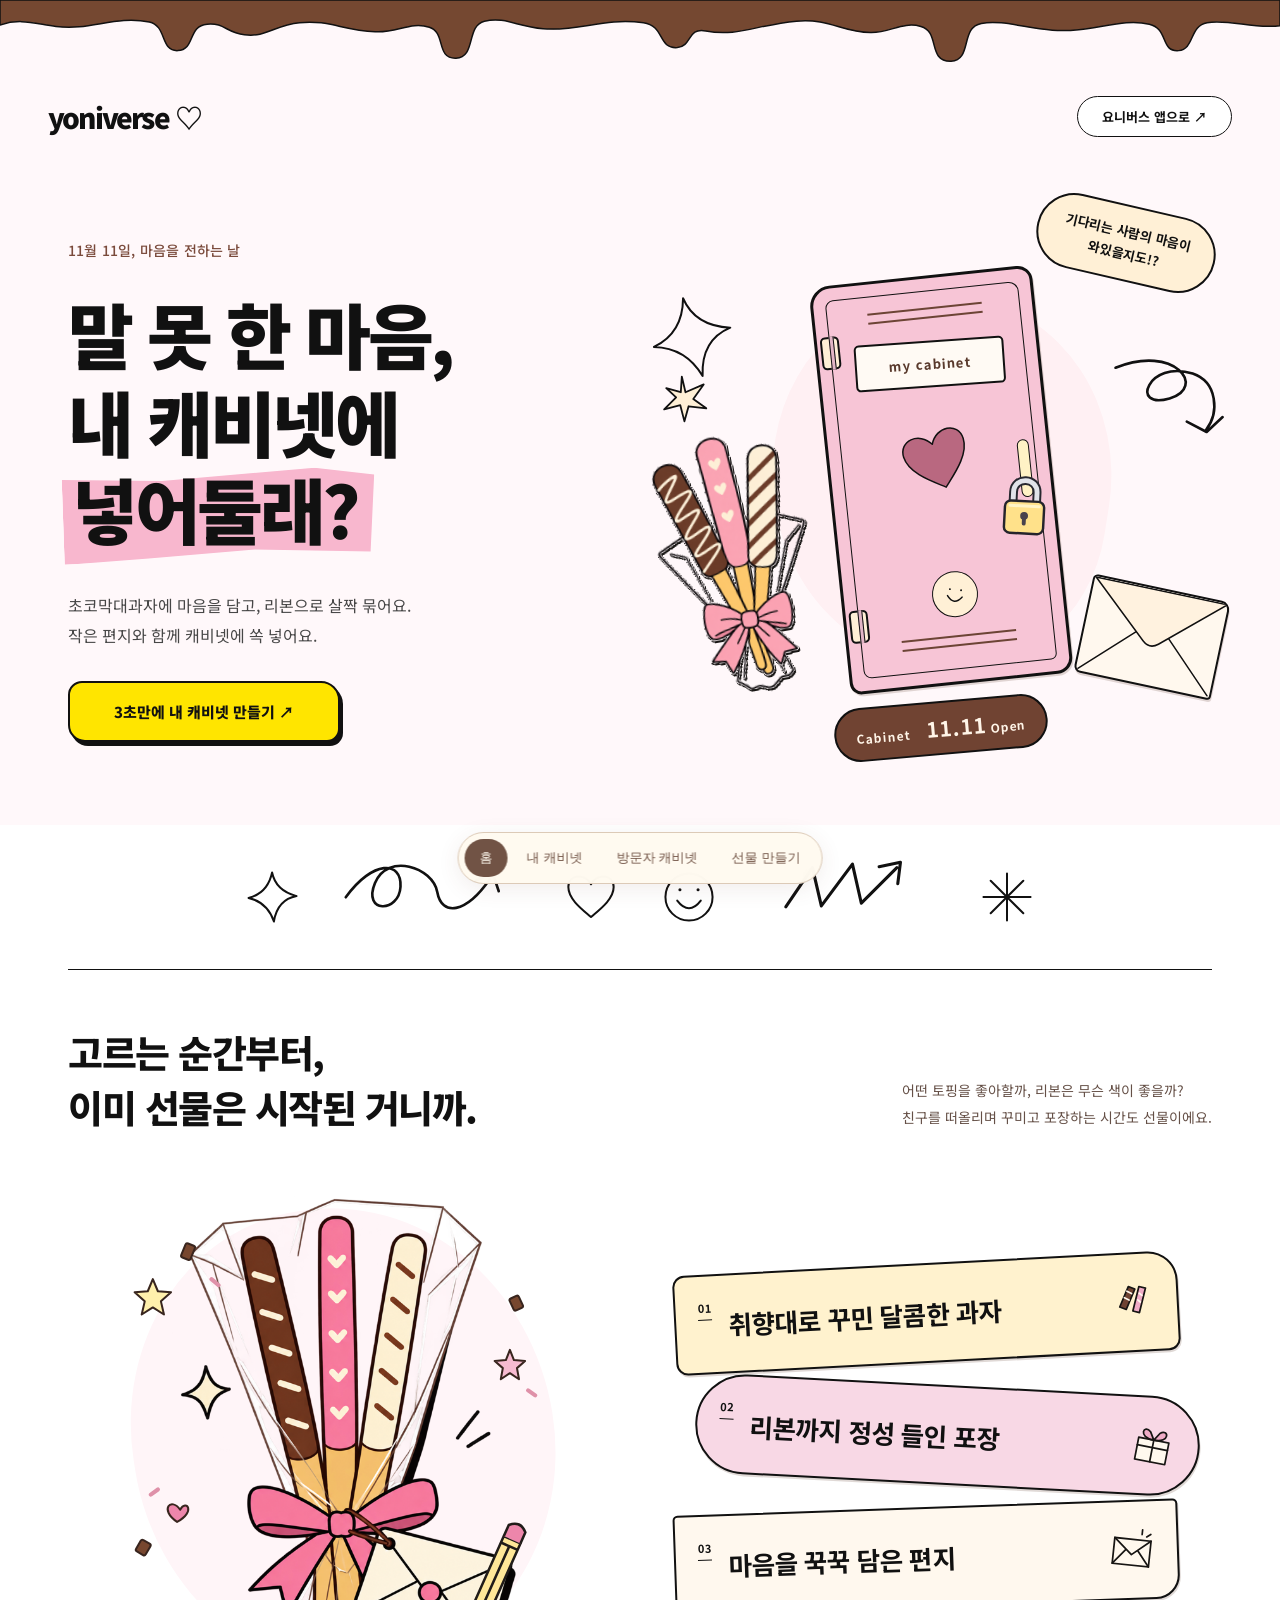
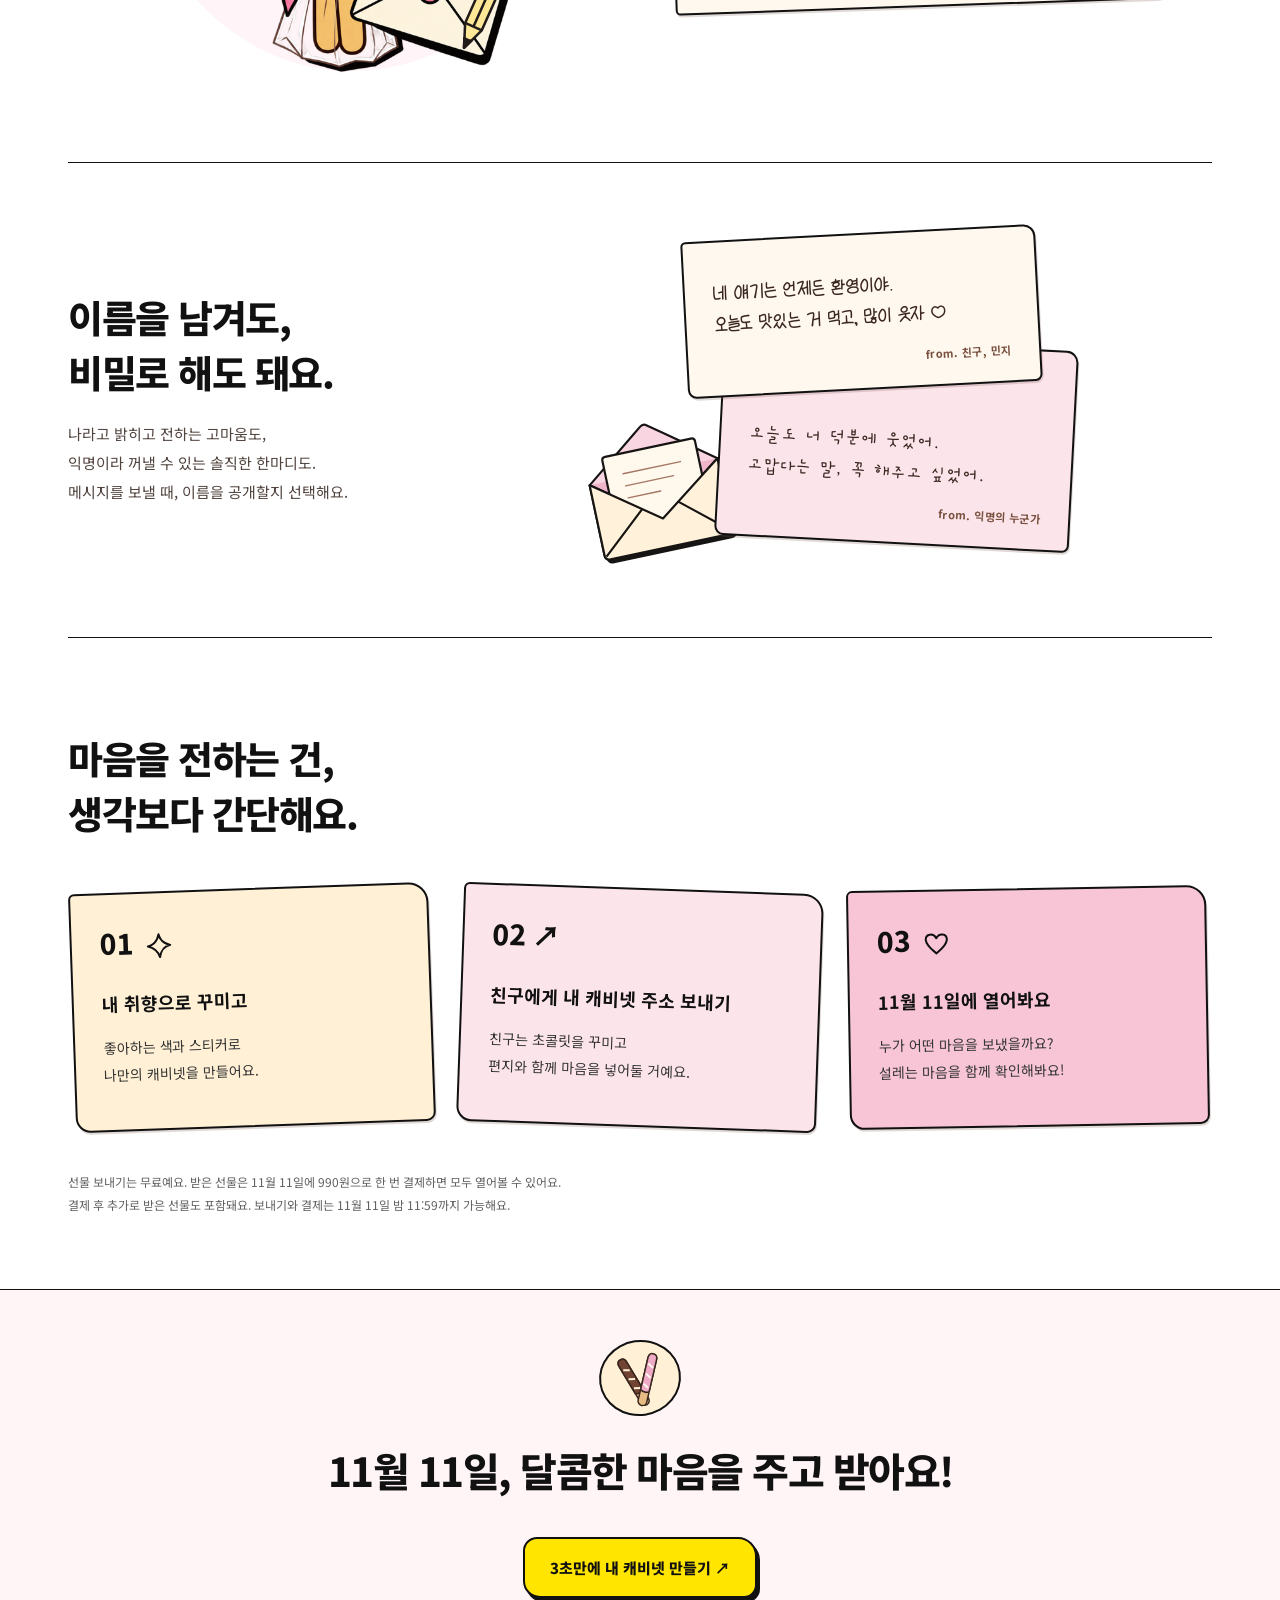
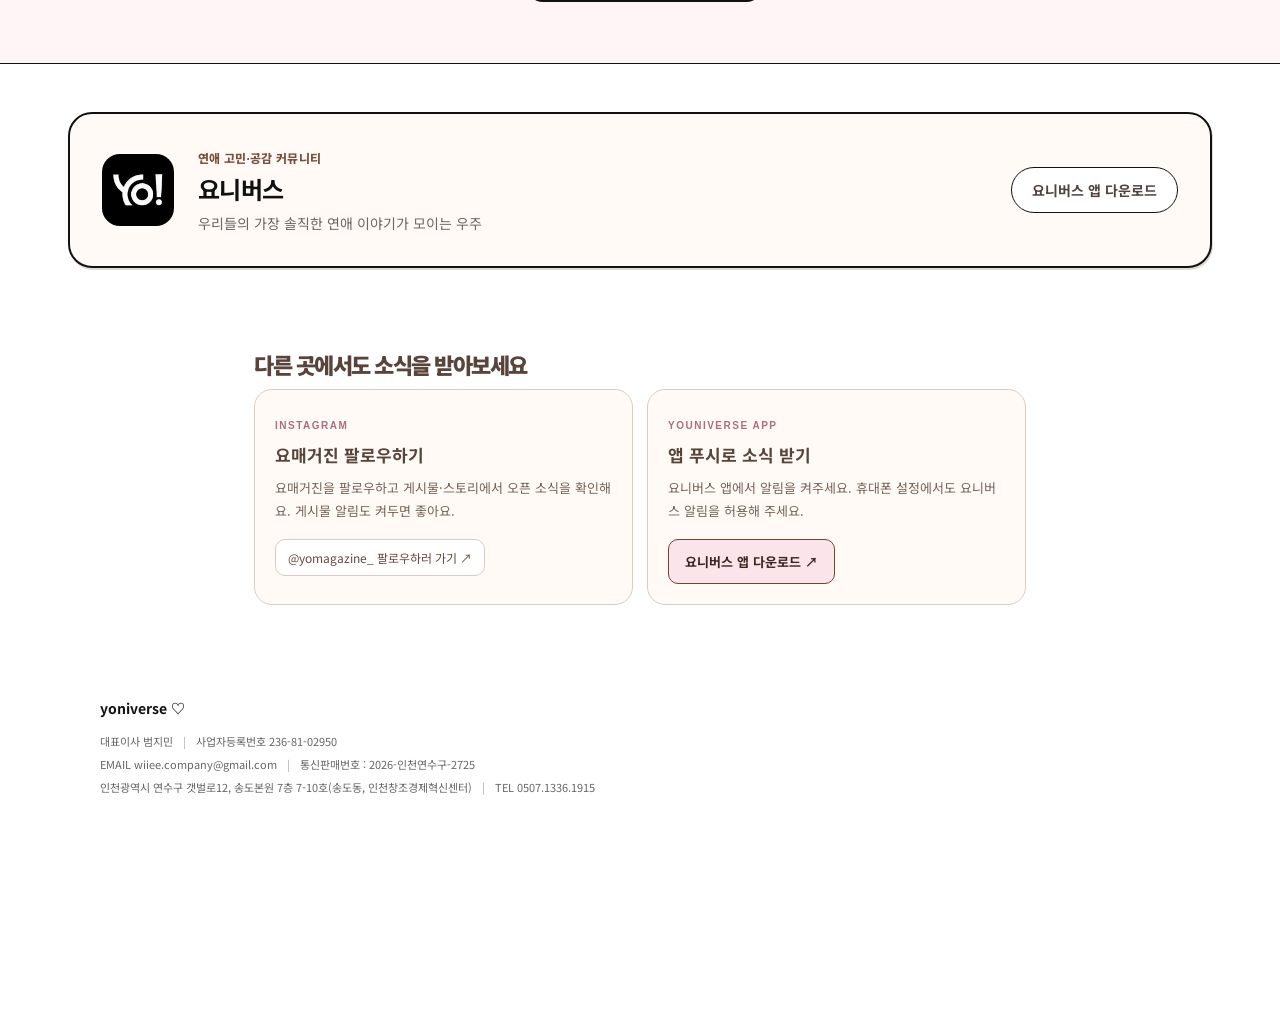
<file: cabinet-preview/landing.html>
<!doctype html>
<html lang="ko">
<head><meta charset="UTF-8"><meta name="viewport" content="width=device-width, initial-scale=1"><meta name="color-scheme" content="light"><title>요니버스 — 마음이 도착하는 캐비넷</title><link rel="stylesheet" href="landing.css?v=letter-fonts-63"><link rel="stylesheet" href="theme.css?v=1"><link rel="stylesheet" href="site-nav.css"><script src="preview-session.js?v=1"></script><link rel="stylesheet" href="email-reminder.css"><link rel="stylesheet" href="reminder-channels.css"></head>
<body>
<svg width="0" height="0" aria-hidden="true" focusable="false" style="position:absolute;pointer-events:none"><defs><filter id="gift-solid-depth" x="-10%" y="-10%" width="125%" height="125%" color-interpolation-filters="sRGB">
<feComponentTransfer in="SourceAlpha" result="solid-alpha"><feFuncA type="linear" slope="20" intercept="0"/></feComponentTransfer>
<feOffset in="solid-alpha" dx="0.35" dy="0.5" result="depth1"/>
<feOffset in="solid-alpha" dx="0.7" dy="1" result="depth2"/>
<feOffset in="solid-alpha" dx="1.05" dy="1.5" result="depth3"/>
<feMerge result="depth"><feMergeNode in="solid-alpha"/><feMergeNode in="depth1"/><feMergeNode in="depth2"/><feMergeNode in="depth3"/></feMerge>
<feComposite in="depth" in2="solid-alpha" operator="out" result="directional-depth"/>
<feFlood flood-color="#171513" result="shadow-color"/>
<feComposite in="shadow-color" in2="directional-depth" operator="in" result="shadow"/>
<feMerge><feMergeNode in="shadow"/><feMergeNode in="SourceGraphic"/></feMerge></filter></defs></svg>
<div class="chocolate-top" aria-hidden="true">
<svg class="chocolate-wide" viewBox="0 0 1440 90" preserveAspectRatio="none" focusable="false">
<path class="chocolate-pour" d="M0 0H1440V34
C1410 39 1384 25 1358 30
C1338 34 1344 65 1326 67
C1305 69 1315 38 1293 32
C1260 23 1228 44 1184 40
C1152 37 1127 26 1104 31
C1080 36 1094 80 1070 81
C1043 82 1058 42 1036 35
C1015 28 1001 44 979 43
C948 43 933 24 896 28
C851 33 829 49 794 41
C773 36 779 61 762 63
C740 65 748 34 724 30
C678 23 652 42 611 38
C581 35 569 22 545 28
C524 34 536 76 513 77
C490 78 502 43 483 36
C462 28 446 44 422 42
C385 40 370 26 337 30
C309 33 299 50 275 46
C254 43 253 30 233 32
C211 34 220 66 200 67
C180 68 188 34 168 29
C129 20 102 41 63 35
C38 31 23 24 0 33Z"/>
</svg>
<svg class="chocolate-narrow" viewBox="0 0 390 72" preserveAspectRatio="none" focusable="false">
<path class="chocolate-pour" d="M0 0H390V28C370 32 358 22 342 25C328 28 336 52 322 54C306 56 315 29 298 26C275 22 260 37 238 32C222 28 213 21 201 25C186 30 196 65 180 66C162 67 172 33 156 28C137 21 124 37 102 33C86 30 76 24 64 28C51 33 58 48 46 49C32 50 38 27 24 25C15 24 7 26 0 29Z"/>
</svg>
</div>
<header><a class="brand" href="landing.html">yoniverse ♡</a><a class="app-link" href="https://yoniverse.wiiee.co.kr/" aria-label="요니버스 앱으로 이동">요니버스 앱으로 ↗</a></header>
<main><section class="hero">
<div><span class="hero-subtitle">11월 11일, 마음을 전하는 날</span><h1>말 못 한 마음,<br>내 캐비넷에<br><em>넣어둘래?</em></h1><p>초코막대과자에 마음을 담고, 리본으로 살짝 묶어요.<br>작은 편지와 함께 캐비넷에 쏙 넣어요.</p><button class="start" data-start>3초만에 내 캐비넷 만들기 ↗</button></div>
<div class="hero-art" role="img" aria-label="리본으로 포장한 막대 초콜릿과 편지가 놓인 분홍색 캐비넷"><span class="art-note">기다리는 사람의 마음이<br>와있을지도!?</span><span class="star"><svg class="line-icon icon-star" viewBox="0 0 64 64" aria-hidden="true" focusable="false"><path d="M31 5Q35 25 58 31Q37 35 33 59Q26 38 5 33Q26 28 31 5Z"/></svg></span><svg class="sketch-arrow" viewBox="0 0 160 140" aria-hidden="true"><path d="M12 15C96 0 126 66 74 70C18 74 57 13 111 44C141 62 135 102 113 121M90 105l23 19 25-15"/></svg><svg class="sketch-spark" viewBox="0 0 100 100" aria-hidden="true"><path d="M42 7l7 30 35-15-20 28 25 18-34-4-8 29-8-31-31 8 23-23L12 29l28 8Z"/></svg><div class="locker"><span class="locker-hinge hinge-top" aria-hidden="true"></span><span class="locker-hinge hinge-bottom" aria-hidden="true"></span><div class="vents"></div><div class="nameplate">my cabinet</div><div class="heart"><svg class="line-icon icon-heart" viewBox="0 0 64 64" aria-hidden="true" focusable="false"><path d="M32 54C24 47 7 35 7 21C7 7 25 5 32 18C39 5 57 7 57 21C57 35 40 47 32 54Z"/></svg></div><div class="handle"></div><svg class="locker-padlock" focusable="false" viewBox="0 0 50 66" aria-hidden="true"><path d="M13 29 V17 C13 1 37 1 37 17 V30" fill="none" stroke="#282830" stroke-width="9" stroke-linecap="round"/><path d="M13 29 V17 C13 1 37 1 37 17 V30" fill="none" stroke="#e1e3e9" stroke-width="5" stroke-linecap="round"/><rect x="5" y="26" width="40" height="33" rx="6" fill="#ffe18a" stroke="#25242c" stroke-width="2.5"/><path d="M10 31 H40" stroke="#fff4c7" stroke-width="3" stroke-linecap="round"/><circle cx="25" cy="41" r="4" fill="#49424c"/><path d="M25 43 V49" stroke="#49424c" stroke-width="4" stroke-linecap="round"/></svg><span class="smile"><svg class="line-icon icon-smile" viewBox="0 0 64 64" aria-hidden="true" focusable="false"><circle cx="32" cy="32" r="26"/><path d="M19 36Q32 53 45 36"/><circle class="eye" cx="22" cy="24" r="1.7"/><circle class="eye" cx="42" cy="24" r="1.7"/></svg></span><div class="bottom-vents"></div></div><img class="chocolate-gift gift-with-letter" src="assets/hero-gift-flat-v4.png" alt="" aria-hidden="true" decoding="async"><div class="envelope closed-envelope"><svg class="envelope-folds" viewBox="0 0 140 100" preserveAspectRatio="none" aria-hidden="true" focusable="false"><path class="envelope-seams" d="M2 98L53 48M138 98L87 48"/><path class="envelope-flap" d="M1 1H139L78 56Q70 63 62 56Z"/></svg></div><span class="art-caption">Cabinet <b>11.11</b> Open</span></div>
</section>
<div class="doodle-strip" aria-hidden="true"><span><svg class="line-icon icon-star" viewBox="0 0 64 64" aria-hidden="true" focusable="false"><path d="M31 5Q35 25 58 31Q37 35 33 59Q26 38 5 33Q26 28 31 5Z"/></svg></span><svg viewBox="0 0 240 90"><path d="M5 56C41 6 80 7 78 42S27 78 44 37 121 16 127 49 165 78 197 32M178 34l23-10 8 24"/></svg><span><svg class="line-icon icon-heart" viewBox="0 0 64 64" aria-hidden="true" focusable="false"><path d="M32 54C24 47 7 35 7 21C7 7 25 5 32 18C39 5 57 7 57 21C57 35 40 47 32 54Z"/></svg></span><span><svg class="line-icon icon-smile" viewBox="0 0 64 64" aria-hidden="true" focusable="false"><circle cx="32" cy="32" r="26"/><path d="M19 36Q32 53 45 36"/><circle class="eye" cx="22" cy="24" r="1.7"/><circle class="eye" cx="42" cy="24" r="1.7"/></svg></span><svg viewBox="0 0 150 90"><path d="M5 65l30-44 10 43 35-47 10 44 40-40M110 20l24-5-3 24"/></svg><span><svg class="line-icon icon-spark" viewBox="0 0 64 64" aria-hidden="true" focusable="false"><path d="M32 6V58M6 32H58M14 14L50 50M14 50L50 14"/></svg></span></div>
<section class="gift-making" aria-labelledby="gift-making-title">
<div class="making-heading"><h2 id="gift-making-title">고르는 순간부터,<br>이미 선물은 시작된 거니까.</h2><p>어떤 토핑을 좋아할까, 리본은 무슨 색이 좋을까?<br>친구를 떠올리며 꾸미고 포장하는 시간도 선물이에요.</p></div>
<div class="making-composition">
<div class="making-gift-scene">
<img class="making-finished-gift" src="assets/hero-gift-letter-v1.png" alt="투명 포장과 분홍 리본으로 꾸미고 작은 편지를 단 막대과자 선물" loading="lazy" decoding="async">
<svg class="making-toppings" viewBox="0 0 520 500" fill="none" aria-hidden="true">
<g stroke="#38251e" stroke-width="2" stroke-linejoin="round">
<path d="m72 96 5 12 13 1-10 9 3 13-11-7-11 7 3-13-10-9 13-1Z" fill="#fff0ac"/>
<path d="m425 166 4 10 11 1-8 7 2 11-9-6-9 6 2-11-8-7 11-1Z" fill="#f7bbd1"/>
<rect x="105" y="60" width="10" height="15" rx="2" transform="rotate(22 105 60)" fill="#77472f"/>
<rect x="424" y="116" width="10" height="13" rx="2" transform="rotate(-25 424 116)" fill="#77472f"/>
<rect x="61" y="353" width="11" height="13" rx="2" transform="rotate(30 61 353)" fill="#77472f"/>
<path d="M99 324c-9-13-21 0-3 12 19-10 9-23 3-12Z" fill="#ed86ab"/>
</g><g stroke="#df91a9" stroke-width="4" stroke-linecap="round"><path d="m130 96 7 6m-67 207 7-5m366-98 7 5"/></g>
<g transform="translate(419 350) rotate(24)" stroke="#211c19" stroke-width="2.5" stroke-linejoin="round">
<path d="M0 0h18v94L9 117 0 94Z" fill="#ffe798"/><path d="M0 0v-12q9-9 18 0V0" fill="#ed86ab"/><path d="M0 7h18M0 94h18M9 8v85"/><path d="m5 107 4 10 4-10" fill="#211c19"/>
</g></svg>
</div>
<ol class="making-capsules" aria-label="선물을 완성하는 세 단계">
<li><span class="making-step-no" aria-hidden="true">01</span><span class="making-step-label">취향대로 꾸민 달콤한 과자</span><svg class="making-step-icon" viewBox="0 0 48 48" fill="none" stroke="#171513" stroke-width="1.8" stroke-linecap="round" stroke-linejoin="round" aria-hidden="true"><path d="m12 30 7-22 7 2-7 22Z" fill="#704332"/><path d="m26 33 4-26 7 1-4 26Z" fill="#efabc6"/><path d="m18 13 5 2m-7 5 5 2m10-8 3 2m-4 5 3 2" stroke="#fff8ee"/></svg></li>
<li><span class="making-step-no" aria-hidden="true">02</span><span class="making-step-label">리본까지 정성 들인 포장</span><svg class="making-step-icon" viewBox="0 0 48 48" fill="none" stroke="#171513" stroke-width="1.8" stroke-linecap="round" stroke-linejoin="round" aria-hidden="true"><path d="M8 18h32v23H8Z" fill="#fff8ee"/><path d="M24 18v23M8 26h32"/><path d="M24 18C6 18 11 3 19 10ZM24 18C42 18 37 3 29 10Z" fill="#efabc6"/></svg></li>
<li><span class="making-step-no" aria-hidden="true">03</span><span class="making-step-label">마음을 꾹꾹 담은 편지</span><svg class="making-step-icon" viewBox="0 0 48 48" fill="none" stroke="#171513" stroke-width="1.8" stroke-linecap="round" stroke-linejoin="round" aria-hidden="true"><path d="M5 13h38v27H5Z" fill="#fff8ee"/><path d="m5 13 19 16 19-16M5 40l13-16m25 16L30 24"/><path d="M33 7v-5m5 7 4-3"/></svg></li>
</ol>
</div></section>
<section class="sender-intro" aria-labelledby="sender-title">
<div class="sender-copy"><h2 id="sender-title">이름을 남겨도,<br>비밀로 해도 돼요.</h2><p>나라고 밝히고 전하는 고마움도,<br>익명이라 꺼낼 수 있는 솔직한 한마디도.<br>메시지를 보낼 때, 이름을 공개할지 선택해요.</p></div>
<div class="sender-letters" aria-label="이름 공개와 익명 메시지 예시">
<img class="sender-gift sender-open-envelope" src="assets/sender-open-envelope.svg?v=2" alt="" aria-hidden="true" loading="lazy" decoding="async">
<article class="sender-letter signed"><p>네 얘기는 언제든 환영이야.<br>오늘도 맛있는 거 먹고, 많이 웃자 ♡</p><span class="sender-from">from. 친구, 민지</span></article>
<article class="sender-letter anonymous"><p>오늘도 너 덕분에 웃었어.<br>고맙다는 말, 꼭 해주고 싶었어.</p><span class="sender-from">from. 익명의 누군가</span></article>

</div></section>
<section class="how" id="how"><h2>마음을 전하는 건,<br>생각보다 간단해요.</h2><div class="steps"><article><span>01 <svg class="line-icon icon-star" viewBox="0 0 64 64" aria-hidden="true" focusable="false"><path d="M31 5Q35 25 58 31Q37 35 33 59Q26 38 5 33Q26 28 31 5Z"/></svg></span><h3>내 취향으로 꾸미고</h3><p>좋아하는 색과 스티커로<br>나만의 캐비넷을 만들어요.</p></article><article><span>02 ↗</span><h3>친구에게 내 캐비넷 주소 보내기</h3><p>친구는 초콜릿을 꾸미고<br>편지와 함께 마음을 넣어둘 거예요.</p></article><article><span>03 <svg class="line-icon icon-heart" viewBox="0 0 64 64" aria-hidden="true" focusable="false"><path d="M32 54C24 47 7 35 7 21C7 7 25 5 32 18C39 5 57 7 57 21C57 35 40 47 32 54Z"/></svg></span><h3>11월 11일에 열어봐요</h3><p>누가 어떤 마음을 보냈을까요?<br>설레는 마음을 함께 확인해봐요!</p></article></div><p class="price-note">선물 보내기는 무료예요. 받은 선물은 11월 11일에 990원으로 한 번 결제하면 모두 열어볼 수 있어요.<br>결제 후 추가로 받은 선물도 포함돼요. 보내기와 결제는 11월 11일 밤 11:59까지 가능해요.</p></section>
<section class="last-call"><span class="snack-sticker" aria-hidden="true"><svg class="snack-icon" viewBox="0 0 80 80" focusable="false"><g stroke="#39261f" stroke-width="1.5" stroke-linejoin="round"><g transform="rotate(-23 40 40)"><rect x="25" y="8" width="11" height="65" rx="5.5" fill="#e7bb83"/><path d="M25 14Q25 7 31 8Q36 8 36 14V54Q31 58 25 54Z" fill="#704332"/><path d="M27 21l7 4m-7 9 7 4m-7 9 7 4" stroke="#fff0d6" stroke-width="2"/></g><g transform="rotate(21 40 40)"><rect x="44" y="7" width="11" height="66" rx="5.5" fill="#e7bb83"/><path d="M44 13Q44 6 50 7Q55 7 55 13V54Q50 58 44 54Z" fill="#efabc6"/><path d="M46 20l7 4m-7 9 7 4m-7 9 7 4" stroke="#fff8ee" stroke-width="2"/></g></g></svg></span><h2>11월 11일, 달콤한 마음을 주고 받아요!</h2><button class="start" data-start>3초만에 내 캐비넷 만들기 ↗</button></section><section class="app-promo" aria-labelledby="app-promo-title">
<div class="app-promo-card">
<img class="app-promo-icon" src="assets/yoniverse-app-icon.png" alt="요니버스 앱 아이콘" width="72" height="72" loading="lazy">
<div class="app-promo-copy"><span class="app-promo-brand">연애 고민∙공감 커뮤니티</span><h2 id="app-promo-title">요니버스</h2><p>우리들의 가장 솔직한 연애 이야기가 모이는 우주</p></div>
<div class="app-promo-actions"><a class="app-download" id="app-download" href="https://yoniverse.wiiee.co.kr/">요니버스 앱 다운로드</a></div>
</div>
</section></main>
<footer class="company-footer">
<b>yoniverse ♡</b>
<div class="company-info">
<p><span>대표이사 범지민</span><span>사업자등록번호 236-81-02950</span></p>
<p><span>EMAIL <a href="mailto:wiiee.company@gmail.com">wiiee.company@gmail.com</a></span><span>통신판매번호 : 2026-인천연수구-2725</span></p>
<p><span>인천광역시 연수구 갯벌로12, 송도본원 7층 7-10호(송도동, 인천창조경제혁신센터)</span><span>TEL <a href="tel:050713361915">0507.1336.1915</a></span></p>
</div>
</footer>
<dialog id="login-notice" aria-labelledby="notice-title"><form method="dialog"><button class="close" aria-label="닫기">×</button><span class="eyebrow">SEE YOU SOON</span><h2 id="notice-title">곧 만나요 ♡</h2><p>카카오 로그인을 준비하고 있어요.<br>지금은 캐비넷 시안을 둘러볼 수 있어요.</p><a class="preview-link" href="cabinet.html">캐비넷 시안 둘러보기 ↗</a></form></dialog>
<dialog id="app-store-choice" aria-labelledby="app-store-title"><form method="dialog"><button class="close" aria-label="닫기">×</button></form><h2 id="app-store-title">요니버스 앱 다운로드</h2><p>사용하는 휴대폰의 스토어를 선택해 주세요.</p><div class="store-options"><a class="app-download" href="https://apps.apple.com/kr/app/id6803411489">App Store · iPhone</a><a class="app-download" href="https://play.google.com/store/apps/details?id=com.wiiee.yoniverse">Google Play · Android</a></div></dialog><script src="landing.js?v=sticky-47"></script><script src="site-nav.js?v=home-landing-2"></script><script src="email-reminder.js"></script><script src="reminder-channels.js"></script></body></html>
</file>
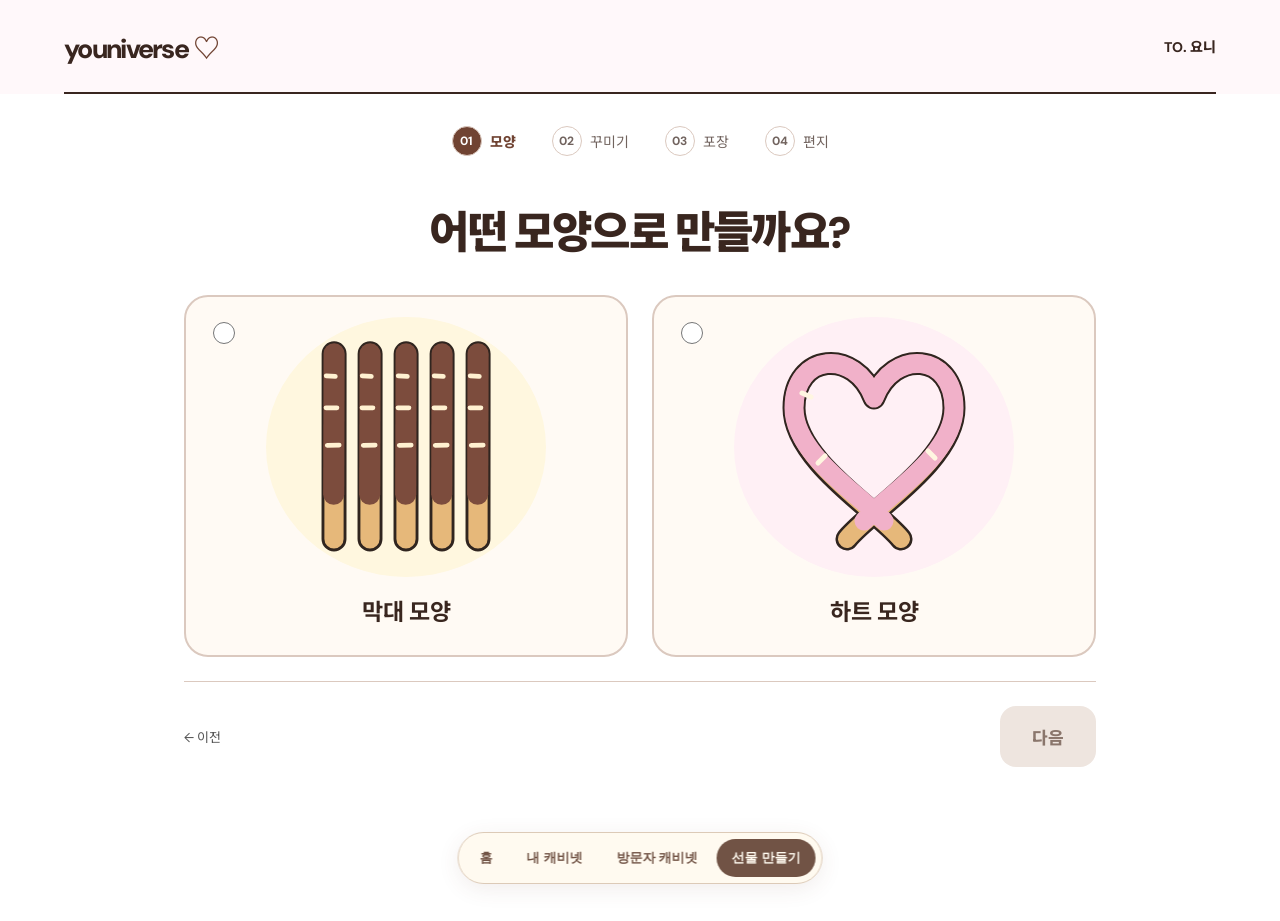
<file: cabinet-preview/letter-gift.html>
<!doctype html>
<html lang="ko"><head><meta charset="utf-8"><meta name="viewport" content="width=device-width,initial-scale=1"><title>편지 쓰기 — 요니에게 선물 만들기</title><link rel="stylesheet" href="style.css"><link rel="stylesheet" href="make-gift.css"><link rel="stylesheet" href="theme.css?v=1"><link rel="stylesheet" href="letter-gift.css?v=paper-focus-4"><link rel="stylesheet" href="site-nav.css"></head>
<body class="cabinet-theme"><header><a class="brand" href="landing.html">youniverse<span>♡</span></a><span class="recipient">TO. 요니</span><a class="back-link" href="visitor.html">캐비넷으로 돌아가기 ↗</a></header>
<main class="maker"><nav aria-label="선물 만들기 진행 단계"><ol class="progress"><li><b>01</b> 모양</li><li><b>02</b> 꾸미기</li><li><b>03</b> 포장</li><li aria-current="step"><b>04</b> 편지</li></ol></nav>
<section class="shape-step" aria-labelledby="stepTitle"><h1 id="stepTitle">선물에 편지를 더해요</h1>
<form id="letterForm"><fieldset class="font-options"><legend class="sr-only">편지 글꼴</legend><label data-font="cute"><input type="radio" name="letterFont" value="cute"><span>귀여운 손글씨</span></label><label data-font="neat"><input type="radio" name="letterFont" value="neat"><span>단정한 손글씨</span></label><label data-font="clean"><input type="radio" name="letterFont" value="clean"><span>깔끔한 기본체</span></label></fieldset><div class="letter-desk"><div class="letter-gift" id="letterGift" role="img" aria-label="내가 포장한 선물"></div>
<div class="letter-paper"><div class="letter-heading"><span>To. 요니</span></div>
<label class="sr-only" for="message">편지 내용</label><textarea id="message" name="message" maxlength="200" required placeholder="전하고 싶은 말을 적어봐요." spellcheck="false"></textarea>
<div class="letter-count"><span id="letterCount">0</span> / 200</div>
<div class="instagram-row"><label for="instagram">인스타그램 ID</label><div class="instagram-input"><span aria-hidden="true">@</span><input id="instagram" name="instagram" maxlength="30" placeholder="아이디" autocomplete="off" autocapitalize="none" spellcheck="false" pattern="[A-Za-z0-9_.]+" title="영문, 숫자, 밑줄, 마침표로 입력해 주세요."></div></div><div class="sender-row"><label for="sender">From.</label><input id="sender" name="sender" maxlength="20" required placeholder="보내는 이름" autocomplete="nickname" aria-label="보내는 이름"></div>
</div></div><div class="step-actions"><a class="back-link" href="wrap-gift.html">← 이전</a><button class="next-action" type="submit">선물 보내기</button></div><p id="letterStatus" role="status" class="letter-status"></p></form>
</section></main><script src="gift-art.js?v=round-heart-13"></script><script src="wrap-art.js?v=1"></script><script src="letter-gift.js?v=login-4"></script><script src="site-nav.js?v=home-landing-2"></script></body></html>
</file>
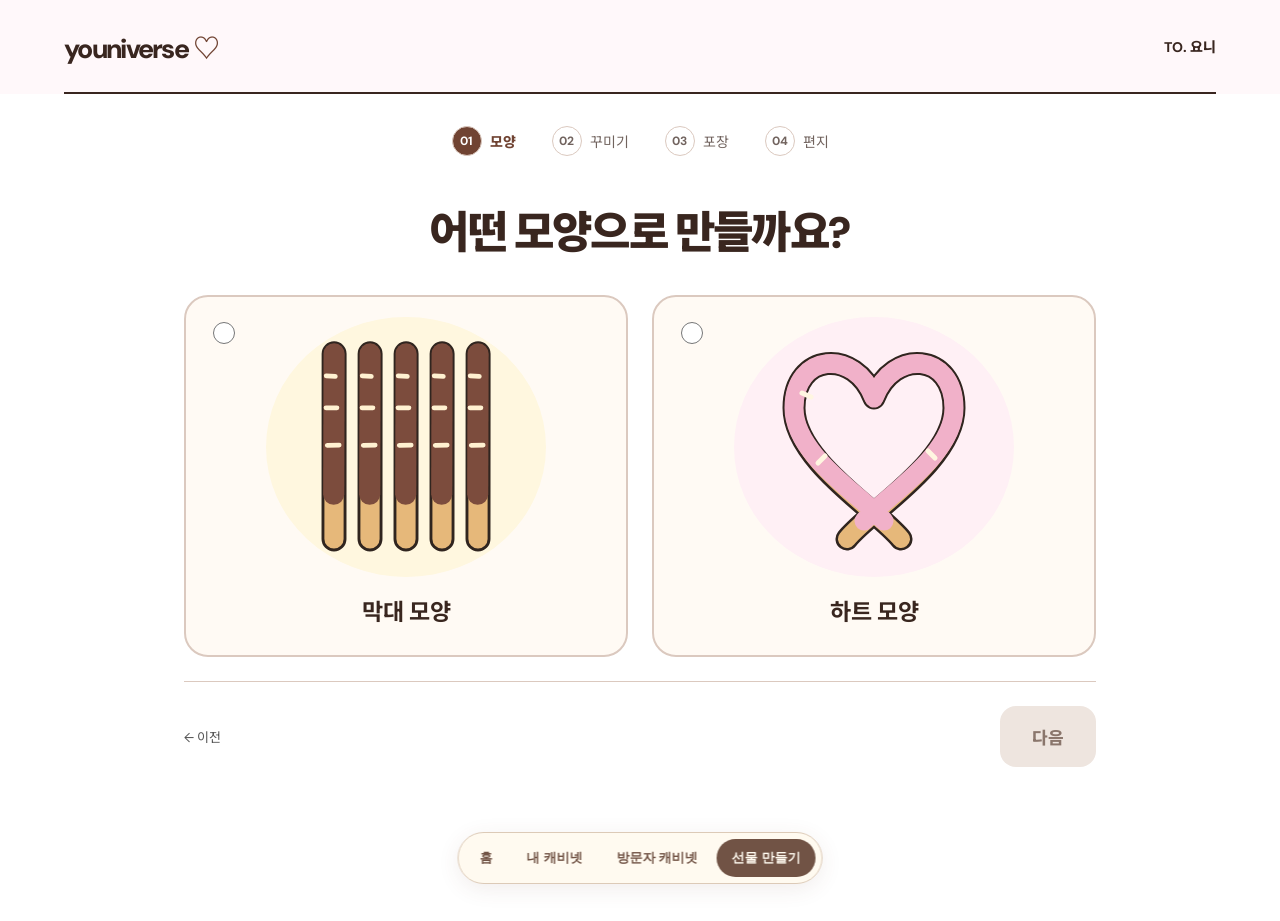
<file: cabinet-preview/make-gift.html>
<!doctype html>
<html lang="ko"><head><meta charset="utf-8"><meta name="viewport" content="width=device-width,initial-scale=1"><title>과자 모양 고르기 — 요니에게 선물 만들기</title><link rel="stylesheet" href="style.css"><link rel="stylesheet" href="make-gift.css"><link rel="stylesheet" href="theme.css?v=1"><link rel="stylesheet" href="site-nav.css"></head>
<body class="cabinet-theme"><header><a class="brand" href="landing.html">youniverse<span>♡</span></a><span class="recipient">TO. 요니</span></header>
<main class="maker"><nav aria-label="선물 만들기 진행 단계"><ol class="progress"><li aria-current="step"><b>01</b> 모양</li><li><b>02</b> 꾸미기</li><li><b>03</b> 포장</li><li><b>04</b> 편지</li></ol></nav>
<section class="shape-step" aria-labelledby="stepTitle"><h1 id="stepTitle">어떤 모양으로 만들까요?</h1>
<fieldset><legend class="sr-only">과자 모양</legend><div class="shape-grid">
<label class="shape-card"><input type="radio" name="shape" value="stick"><span class="selection-mark" aria-hidden="true">✓</span><span class="art stick-art"><svg viewBox="0 0 280 260" aria-hidden="true"><g transform="translate(68 222) rotate(-15.3) scale(.96) translate(-113 -223)"><path d="M113 223 L164 37" stroke="#30251f" stroke-width="26" stroke-linecap="round"/><path d="M113 223 L164 37" stroke="#e6b87a" stroke-width="20" stroke-linecap="round"/><path d="M125 178 L164 37" stroke="#7c4c3d" stroke-width="22" stroke-linecap="round"/><path d="M141 89 L152 92 M132 127 L144 130 M150 57 L159 60" stroke="#fff1d1" stroke-width="5" stroke-linecap="round"/></g><g transform="translate(104 222) rotate(-15.3) scale(.96) translate(-113 -223)"><path d="M113 223 L164 37" stroke="#30251f" stroke-width="26" stroke-linecap="round"/><path d="M113 223 L164 37" stroke="#e6b87a" stroke-width="20" stroke-linecap="round"/><path d="M125 178 L164 37" stroke="#7c4c3d" stroke-width="22" stroke-linecap="round"/><path d="M141 89 L152 92 M132 127 L144 130 M150 57 L159 60" stroke="#fff1d1" stroke-width="5" stroke-linecap="round"/></g><g transform="translate(140 222) rotate(-15.3) scale(.96) translate(-113 -223)"><path d="M113 223 L164 37" stroke="#30251f" stroke-width="26" stroke-linecap="round"/><path d="M113 223 L164 37" stroke="#e6b87a" stroke-width="20" stroke-linecap="round"/><path d="M125 178 L164 37" stroke="#7c4c3d" stroke-width="22" stroke-linecap="round"/><path d="M141 89 L152 92 M132 127 L144 130 M150 57 L159 60" stroke="#fff1d1" stroke-width="5" stroke-linecap="round"/></g><g transform="translate(176 222) rotate(-15.3) scale(.96) translate(-113 -223)"><path d="M113 223 L164 37" stroke="#30251f" stroke-width="26" stroke-linecap="round"/><path d="M113 223 L164 37" stroke="#e6b87a" stroke-width="20" stroke-linecap="round"/><path d="M125 178 L164 37" stroke="#7c4c3d" stroke-width="22" stroke-linecap="round"/><path d="M141 89 L152 92 M132 127 L144 130 M150 57 L159 60" stroke="#fff1d1" stroke-width="5" stroke-linecap="round"/></g><g transform="translate(212 222) rotate(-15.3) scale(.96) translate(-113 -223)"><path d="M113 223 L164 37" stroke="#30251f" stroke-width="26" stroke-linecap="round"/><path d="M113 223 L164 37" stroke="#e6b87a" stroke-width="20" stroke-linecap="round"/><path d="M125 178 L164 37" stroke="#7c4c3d" stroke-width="22" stroke-linecap="round"/><path d="M141 89 L152 92 M132 127 L144 130 M150 57 L159 60" stroke="#fff1d1" stroke-width="5" stroke-linecap="round"/></g></svg></span><strong>막대 모양</strong></label>
<label class="shape-card"><input type="radio" name="shape" value="heart"><span class="selection-mark" aria-hidden="true">✓</span><span class="art heart-art"><svg viewBox="0 0 280 260" aria-hidden="true" stroke-linejoin="round"><path d="M167 222 C146 195 60 144 60 91 C60 36 121 31 140 81 C159 31 220 36 220 91 C220 144 134 195 113 222" fill="none" stroke="#30251f" stroke-width="23" stroke-linecap="round"/><path d="M167 222 C146 195 60 144 60 91 C60 36 121 31 140 81 C159 31 220 36 220 91 C220 144 134 195 113 222" fill="none" stroke="#e6b87a" stroke-width="18" stroke-linecap="round"/><path d="M150 204 C128 179 60 138 60 91 C60 36 121 31 140 81 C159 31 220 36 220 91 C220 138 152 179 130 204" fill="none" stroke="#f1b1c9" stroke-width="19" stroke-linecap="round"/><path d="M68 76 L77 80 M91 139 L84 146 M194 134 L201 141" stroke="#fff6e1" stroke-width="5" stroke-linecap="round"/></svg></span><strong>하트 모양</strong></label>
</div></fieldset>
<div class="step-actions"><a class="back-link" href="visitor.html">← 이전</a><button class="next-action" disabled>다음</button></div></section></main>
<script src="make-gift.js"></script><script src="site-nav.js?v=home-landing-2"></script></body></html>
</file>
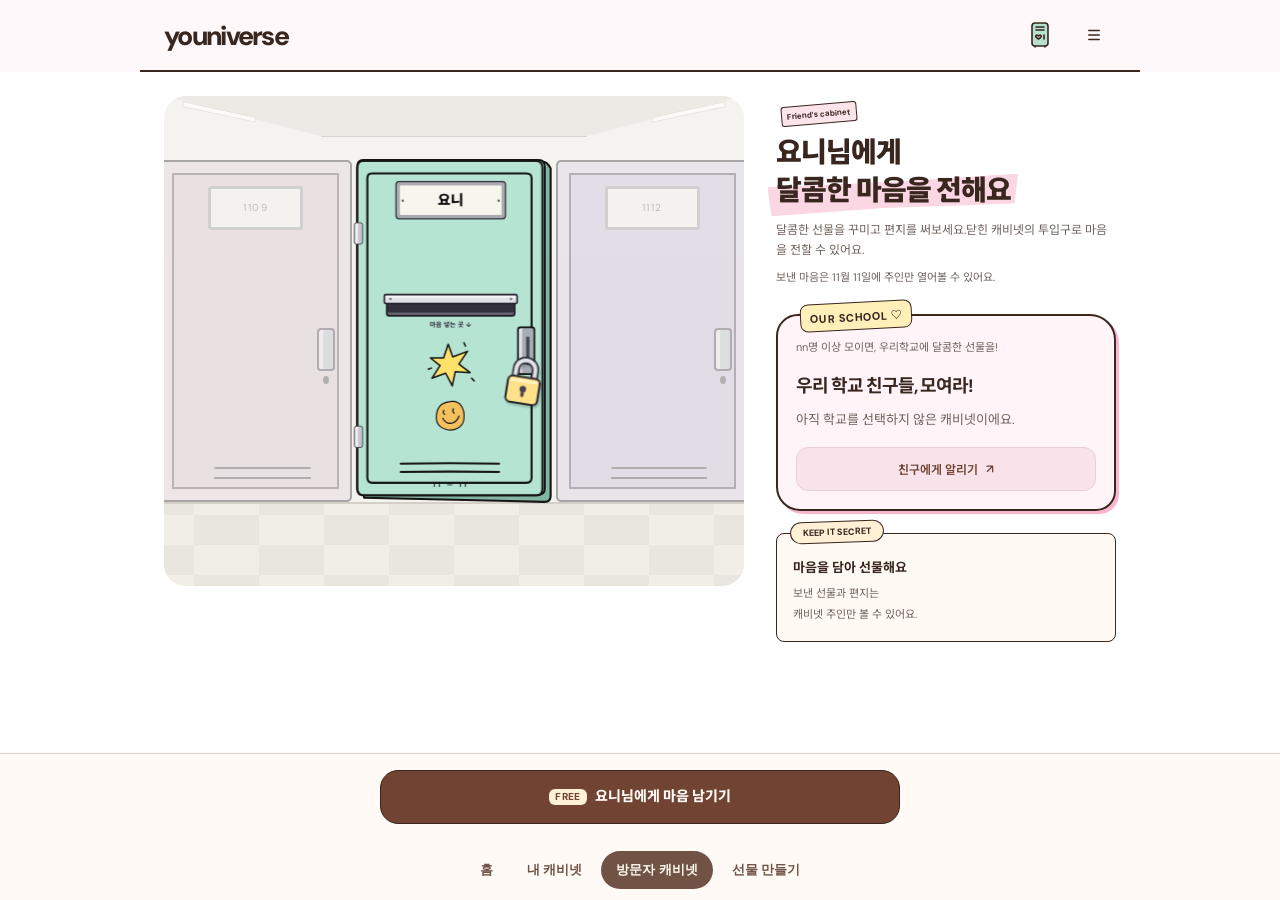
<file: cabinet-preview/visitor.html>
<!doctype html><html lang="ko"><head><meta charset="UTF-8"><meta name="viewport" content="width=device-width, initial-scale=1"><title>방문한 캐비넷</title><link rel="stylesheet" href="style.css?v=raised-nameplate"><link rel="stylesheet" href="theme.css?v=4"><link rel="stylesheet" href="school.css?v=1"><link rel="stylesheet" href="account.css?v=hamburger-only-2"><link rel="stylesheet" href="cabinet-layout.css?v=3"><link rel="stylesheet" href="site-nav.css"><link rel="stylesheet" href="visitor.css?v=6"><link rel="stylesheet" href="cabinet-dock.css?v=1"></head><body class="cabinet-theme" data-view="visitor">
<header><a class="brand" href="landing.html">youniverse</a><div class="visitor-header-actions"><a class="cabinet-shortcut" href="cabinet.html" aria-label="내 캐비넷 가기" title="내 캐비넷 가기"><svg width="24" height="28" viewBox="0 0 24 28" fill="none" stroke="currentColor" stroke-width="1.6" stroke-linecap="round" stroke-linejoin="round" aria-hidden="true" focusable="false"><rect x="4" y="2" width="16" height="23" rx="3" fill="#b6e1d2"/><path d="M8 6h8M8 9h8M16 14v4M7 25v1M17 25v1"/><path d="M9 17c-3-2 0-4 1.5-2 1.5-2 4.5 0 1.5 2l-1.5 1Z" fill="#f6c5d6"/></svg></a><button class="avatar" id="profile" aria-label="내 계정 메뉴" popovertarget="account-menu" aria-controls="account-menu" aria-expanded="false"><svg width="18" height="18" viewBox="0 0 24 24" fill="none" aria-hidden="true"><path d="M5 6h14M5 12h14M5 18h14" stroke="currentColor" stroke-width="1.8" stroke-linecap="round"/></svg></button></div></header>
<div id="account-menu" class="account-menu" popover="auto" aria-labelledby="account-menu-title"><span id="account-menu-title" class="account-label">로그인 계정</span><div class="account-provider"><span class="kakao-mark" aria-hidden="true">●</span><strong>카카오 로그인</strong></div><p class="account-preview">미리보기 · 실제 계정 연결 전</p><button type="button" id="account-logout">로그아웃 <span aria-hidden="true">↗</span></button></div>
<main><section class="intro"><div class="owner"><span class="tag">Friend's cabinet</span></div><h1><span data-recipient>요니</span>님에게<br class="title-break"><em>달콤한 마음을 전해요</em></h1><p>달콤한 선물을 꾸미고 편지를 써보세요.<br>닫힌 캐비넷의 투입구로 마음을 전할 수 있어요.</p><div class="small-note">보낸 마음은 11월 11일에 주인만 열어볼 수 있어요.</div></section><section class="stage" aria-label="요니의 캐비넷"><div class="hallway" aria-hidden="true"><div class="hall-ceiling"></div><div class="hall-wall"></div><div class="hall-floor"></div><div class="hall-bank bank-left"><div class="neighbor"><i></i><b></b><span>1107</span></div><div class="neighbor"><i></i><b></b><span>1108</span></div><div class="neighbor"><i></i><b></b><span>1109</span></div></div><div class="hall-bank bank-right"><div class="neighbor"><i></i><b></b><span>1112</span></div><div class="neighbor"><i></i><b></b><span>1113</span></div><div class="neighbor"><i></i><b></b><span>1114</span></div></div><div class="hall-light light-left"></div><div class="hall-light light-right"></div></div><div class="stage-label" aria-hidden="true"></div><div class="cabinet closed" id="cabinet"><div class="inside"></div><div class="door" id="door"><div class="vents"><i></i><i></i></div><div class="nameplate" id="nameplate"><span id="plateName">요니</span></div><div class="door-sticker" id="doorSticker">♡</div><div class="mini-sticker">LOVE<br>IT!</div><div class="handle" aria-hidden="true"><span></span></div><div class="bottom-vents"><i></i><i></i></div><div class="door-number">11 — 11</div></div></div><svg class="doodle doodle-arrow" viewBox="0 0 140 130" aria-hidden="true"><path d="M20 10 C100 0 20 90 68 62 S130 80 98 110 M75 96 L98 114 115 91"/></svg><svg class="doodle doodle-stars" viewBox="0 0 100 150" aria-hidden="true"><path d="M45 5 L50 33 76 39 50 46 43 72 36 46 10 38 35 32Z" fill="#ffe26a"/><path d="M75 95 L77 109 92 114 78 119 72 137 68 119 53 114 68 109Z" fill="#6045f5"/></svg><svg class="doodle doodle-squiggle" viewBox="0 0 180 70" aria-hidden="true"><path d="M5 45 C35 -35 75 95 45 50 S110 -20 100 35 S155 80 170 10"/></svg><div class="floor-shadow"></div></section>
<aside class="cabinet-sidebar" aria-label="학교 참여와 선물 안내"><div class="letter-note"><h3>마음을 담아 선물해요</h3><p>보낸 선물과 편지는<br>캐비넷 주인만 볼 수 있어요.</p></div></aside></main>
<nav class="cabinet-actions" aria-label="방문자 메뉴"><a class="primary" id="makeGift" href="make-gift.html"><span class="free-chip">FREE</span><span id="gift-action-label">요니님에게 마음 남기기</span></a></nav>
<script src="visitor.js?v=stickers-20"></script><script src="school.js?v=visitor-2"></script><script src="account.js?v=1"></script><script src="site-nav.js?v=home-landing-2"></script></body></html>
</file>
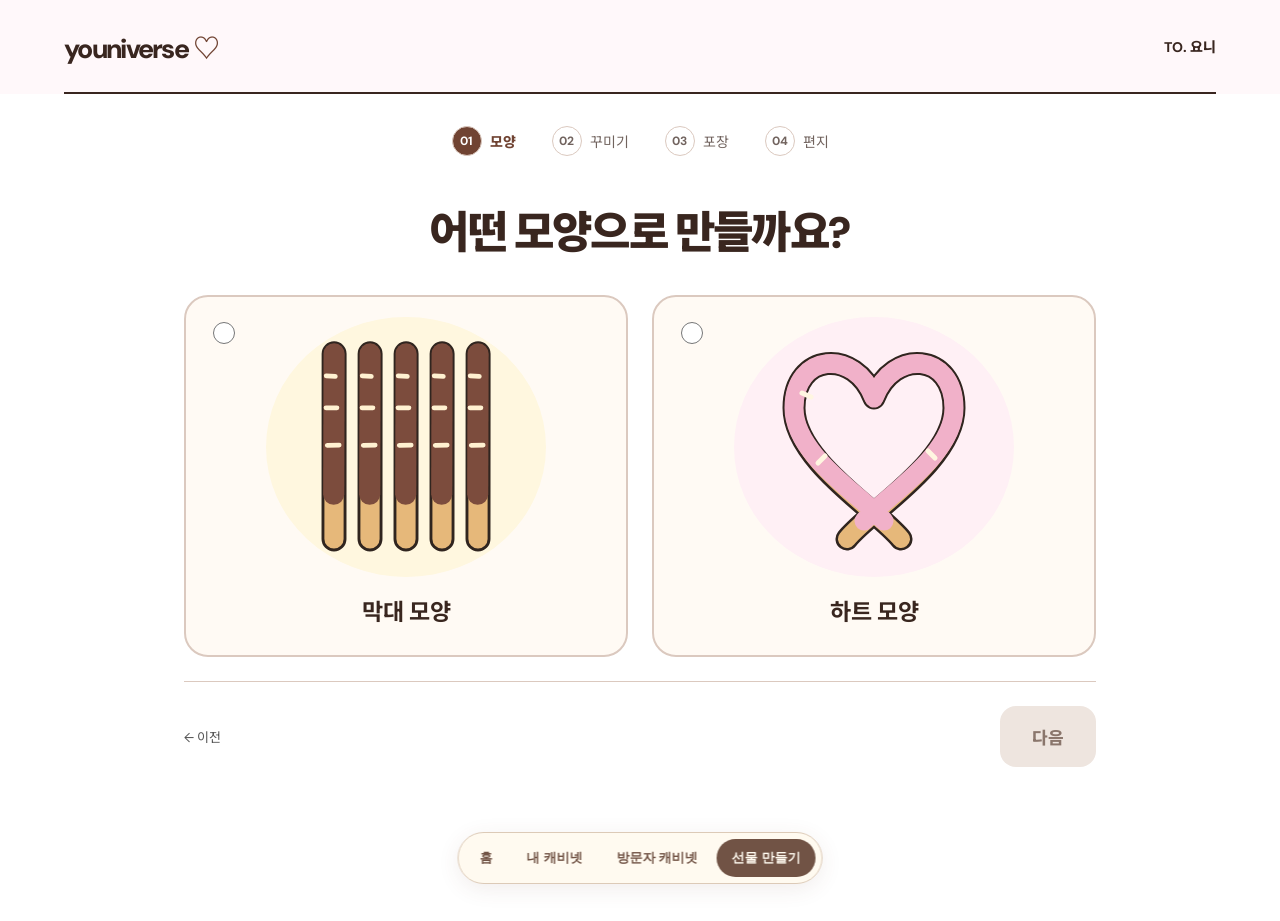
<file: cabinet-preview/wrap-gift.html>
<!doctype html>
<html lang="ko"><head><meta charset="utf-8"><meta name="viewport" content="width=device-width,initial-scale=1"><title>선물 포장 — 요니에게 선물 만들기</title><link rel="stylesheet" href="style.css"><link rel="stylesheet" href="make-gift.css"><link rel="stylesheet" href="theme.css?v=1"><link rel="stylesheet" href="decorate-gift.css?v=ingredient-icons-3"><link rel="stylesheet" href="wrap-gift.css?v=workdesk-4"><link rel="stylesheet" href="site-nav.css"></head>
<body class="cabinet-theme"><header><a class="brand" href="landing.html">youniverse<span>♡</span></a><span class="recipient">TO. 요니</span><a class="back-link" href="visitor.html">캐비넷으로 돌아가기 ↗</a></header>
<main class="maker"><nav aria-label="선물 만들기 진행 단계"><ol class="progress"><li><b>01</b> 모양</li><li><b>02</b> 꾸미기</li><li aria-current="step"><b>03</b> 포장</li><li><b>04</b> 편지</li></ol></nav>
<section class="shape-step" aria-labelledby="stepTitle"><h1 id="stepTitle">어떻게 포장할까요?</h1><div class="decorate-layout"><div class="wrap-preview"><img class="wrapping-tools" src="assets/wrapping-tools.svg" alt="" aria-hidden="true"><div id="wrappedArt" role="img" aria-label="포장한 선물 미리보기"></div></div><div class="decorate-options"><div class="decoration-tabs" role="tablist" aria-label="포장 옵션"><button id="tab-wrap" type="button" role="tab" aria-controls="panel-wrap" aria-selected="true">포장</button><button id="tab-ribbon" type="button" role="tab" aria-controls="panel-ribbon" aria-selected="false" tabindex="-1">리본</button></div><div class="decoration-panels"><section id="panel-wrap" role="tabpanel" aria-labelledby="tab-wrap"><div class="wrap-options" id="wrapOptions"></div></section><section id="panel-ribbon" role="tabpanel" aria-labelledby="tab-ribbon" hidden><div class="ribbon-options" id="ribbonOptions"></div></section></div><p id="saveError" role="status" hidden></p></div></div><div class="step-actions"><a class="back-link" id="previousStep" href="decorate-gift.html">← 이전</a><a class="next-action" href="letter-gift.html">다음</a></div></section></main><script src="gift-art.js?v=round-heart-13"></script><script src="wrap-art.js?v=1"></script><script src="wrap-gift.js?v=letter-1"></script><script src="site-nav.js?v=home-landing-2"></script></body></html>
</file>
<file: cabinet-preview/landing.css>
@import url('https://fonts.googleapis.com/css2?family=Gaegu:wght@400&family=Noto+Sans+KR:wght@400;500;700;800;900&display=swap');
:root{color:#232128;background:#faf8f1;font-family:'Noto Sans KR',sans-serif;font-synthesis:none}*{box-sizing:border-box}body{margin:0}button,a{-webkit-tap-highlight-color:transparent}button{font:inherit;cursor:pointer}a{color:inherit}button:focus-visible,a:focus-visible{outline:2.5px solid #6946da;outline-offset:5px}header{max-width:1240px;margin:auto;padding:28px 40px;display:flex;align-items:center;justify-content:space-between}.brand{font-size:24px;font-weight:900;text-decoration:none;letter-spacing:-1px}header button{background:none;border:0.5px solid #232128;border-radius:30px;padding:10px 22px;font-size:13px}.hero{max-width:1160px;margin:auto;display:grid;grid-template-columns:1fr 1fr;align-items:center;padding:54px 40px 80px;gap:48px}.eyebrow{font-size:11px;letter-spacing:2px;font-weight:700}h1{font-size:clamp(42px,4.8vw,66px);line-height:1.22;letter-spacing:-3px;margin:25px 0}h1 em{font-style:normal;color:#7252d6}p{font-size:15px;line-height:1.9;color:#68636d}.start{display:block;border:1px solid #232128;border-radius:12px;background:#fee500;padding:18px 24px;font-weight:700;font-size:15px;box-shadow:3px 4px 0 #232128;margin-top:30px}.start:hover{transform:translateY(-2px)}.how-link{display:inline-block;font-size:12px;margin-top:23px;text-underline-offset:5px}.hero-art{height:540px;position:relative;display:flex;align-items:center;justify-content:center;background:radial-gradient(ellipse,#eee8f8 0%,#eee8f8 55%,transparent 56%)}.locker{width:224px;height:410px;background:#82d6b6;border:2.5px solid #24262a;border-radius:16px 16px 10px 10px;box-shadow:12px 7px 0 #419e85;position:relative;transform:rotate(-5deg)}.locker:before{content:'';position:absolute;inset:12px;border:1px solid #263a35;border-radius:8px}.vents,.bottom-vents{position:absolute;top:29px;left:53px;width:115px;height:11px;border-block:2.5px solid #283e36}.bottom-vents{top:auto;bottom:35px}.nameplate{position:absolute;top:62px;left:35px;width:150px;text-align:center;padding:12px 0;background:#fffae9;border:1.5px solid;border-radius:5px;font-size:13px;font-weight:700;letter-spacing:1px}.heart{position:absolute;top:130px;left:65px;color:#ee6c91;font-size:80px;line-height:1;text-shadow:2px 2px #232128;transform:rotate(-12deg)}.slot{position:absolute;top:233px;left:33px;width:145px;height:12px;border:1.5px solid;background:#34715f;border-radius:3px}.slot-label{position:absolute;top:255px;left:65px;font-size:10px}.handle{position:absolute;right:18px;top:170px;width:12px;height:58px;border:1.5px solid;background:#fff2c5;border-radius:6px}.smile{position:absolute;top:294px;left:90px;font-size:45px;color:#7050ce}.number{position:absolute;bottom:13px;left:87px;font-size:10px}.art-note{position:absolute;right:0;top:12px;transform:rotate(9deg);font-size:16px;line-height:1.7;color:#7554c8}.star{position:absolute;left:0;top:60px;font-size:80px;color:#7554c8}.envelope{position:absolute;right:0;bottom:58px;width:140px;height:100px;border:1.5px solid;background:#ffdfeb;transform:rotate(12deg);display:flex;flex-direction:column;align-items:center;justify-content:center;font-size:40px;box-shadow:5px 5px #d1c4e4}.envelope small{font-size:9px;letter-spacing:2px}.art-caption{position:absolute;bottom:0;font-size:12px;letter-spacing:1px}.art-caption b{margin-left:12px;font-size:21px}.how{padding:64px 40px;max-width:1160px;margin:auto;border-top:0.5px solid #d9d4dc}h2{font-size:32px;line-height:1.45;letter-spacing:-1px}.steps{display:grid;grid-template-columns:repeat(3,1fr);gap:22px;margin-top:36px}.steps article{padding:28px;background:#f0ece5;border-radius:18px}.steps article:nth-child(2){background:#eee8f8}.steps article:nth-child(3){background:#e4f1e9}.steps article>span{font-size:22px;color:#7252d6}.steps h3{font-size:18px;margin-top:28px}.steps p{font-size:14px}.price-note{font-size:12px;margin-top:28px}.last-call{text-align:center;background:#eee8f8;padding:60px 24px}.last-call>span{font-size:45px;color:#7252d6}.last-call h2{margin:10px 0}.last-call .start{margin:28px auto 0}footer{padding:32px 40px;max-width:1160px;margin:auto;display:flex;align-items:center;justify-content:space-between}footer p{font-size:12px}dialog{border:1.5px solid;border-radius:22px;padding:42px 32px;width:min(420px,calc(100% - 40px));background:#faf8f1}dialog::backdrop{background:#24202c66}.close{position:absolute;right:14px;top:10px;border:0;background:none;font-size:28px}.preview-link{display:block;margin-top:24px;color:#7252d6;font-weight:700}html{scroll-behavior:smooth}@media(max-width:700px){header{padding:22px 24px}.brand{font-size:21px}.hero{grid-template-columns:1fr;padding:34px 24px 50px;gap:28px}h1{font-size:48px}.hero-art{height:480px;max-width:400px;width:100%;margin:auto}.locker{transform:rotate(-5deg) scale(.9)}.art-note{font-size:13px}.envelope{right:6px;width:116px;height:85px}.how{padding:45px 24px}.steps{grid-template-columns:1fr;gap:14px}.steps article{padding:24px}.steps h3{margin-top:15px}footer{padding:26px 24px;display:block}.start{width:100%}.last-call .start{max-width:350px}}@media(prefers-reduced-motion:reduce){html{scroll-behavior:auto}.start:hover{transform:none}}

/* Keep the intended palette in dark-mode browsers and embedded previews. */
:root{color-scheme:only light}
html,body{background-color:#faf8f1;color:#232128;min-height:100%}
button{color:#232128}
.start{background-color:#fee500;color:#232128}
dialog{color:#232128}

.company-footer{display:block;padding:28px 40px 32px;border-top:0.5px solid #e5e0e7}
.company-footer>b{font-size:14px}
.company-info{margin-top:12px;color:#716b76}
.company-info p{display:flex;flex-wrap:wrap;gap:2px 0;margin:3px 0;font-size:11px;line-height:1.85;color:inherit}
.company-info p span+span:before{content:'|';margin:0 10px;color:#b0aab4}
.company-info a{color:inherit;text-decoration:none}
.company-info a:hover{text-decoration:underline;text-underline-offset:3px}
@media(max-width:700px){.company-footer{padding:24px}.company-info p{display:block;margin:0}.company-info p span{display:block;margin:3px 0}.company-info p span+span:before{content:none}}

/* Hand-drawn direction: bold ink, paper, tilted stickers. */
:root{--ink:#111;--pink:#f4acd0;--blue:#bee5f5;--lime:#a5f52b;--butter:#fff0a6}
html,body{background:#fff;color:var(--ink)}
header{max-width:1280px;padding:28px 48px;border-bottom:0}
.brand{font-size:28px;letter-spacing:-1.8px}
header button{border:1.5px solid var(--ink);font-weight:700;padding:10px 24px;box-shadow:3px 3px 0 var(--ink);background:white}
.hero{position:relative;max-width:1240px;padding:40px 48px 70px;gap:60px}
.hero-badge{position:absolute;top:25px;left:48px;background:var(--pink);border:2.5px solid var(--ink);border-radius:50%;padding:12px 24px;font-size:13px;font-weight:700;transform:rotate(-7deg)}
.hero .eyebrow{display:none}
h1{font-size:clamp(46px,5.6vw,76px);font-weight:900;letter-spacing:-4px;line-height:1.22;margin:30px 0}
h1 em{position:relative;display:inline-block;color:var(--ink);isolation:isolate;padding:0 9px 7px 4px}
h1 em:before{content:'';position:absolute;inset:6px -9px 0 -5px;z-index:-1;background:var(--lime);clip-path:polygon(0 4%,32% 9%,81% 0,100% 10%,98% 97%,61% 90%,27% 96%,0 100%);transform:rotate(-2deg)}
.hero p{color:#474747;font-size:16px;margin:28px 0}
.start{border:2.5px solid var(--ink);border-radius:14px 19px 13px 17px;box-shadow:3px 3px 0 var(--ink);font-weight:900;background:#fee500;color:var(--ink);padding:18px 25px;transition:transform .15s,box-shadow .15s}
.start:hover{transform:translate(-2px,-2px);box-shadow:3px 3px 0 var(--ink)}
.how-link{font-weight:500;color:#353535}
.hero-art{background:none;height:550px}
.locker{border:3.5px solid var(--ink);border-radius:21px 15px 16px 12px;box-shadow:7px 5px 0 var(--ink);background:#a4dec6;transform:rotate(-6deg);z-index:1}
.locker:before{border:1.5px solid var(--ink);border-radius:8px 10px 6px 8px}
.nameplate{border:2.5px solid var(--ink);background:white;transform:rotate(2deg)}
.heart{color:#ee83b5;text-shadow:3px 2px var(--ink)}
.smile{color:var(--ink);background:var(--butter);border:1.5px solid var(--ink);border-radius:50%;width:46px;height:46px;line-height:37px;left:88px;transform:rotate(12deg)}
.art-note{color:var(--ink);background:var(--blue);border:2.5px solid var(--ink);border-radius:50px;padding:14px 25px;right:-5px;top:0;z-index:2;font-size:13px;font-weight:700;transform:rotate(13deg)}
.star{color:var(--ink);font-size:95px;left:-28px;top:48px;transform:rotate(-12deg)}
.envelope{background:var(--pink);border:2.5px solid var(--ink);box-shadow:3px 3px 0 var(--ink);z-index:2;bottom:68px;right:-10px;border-radius:5px 9px 4px 7px}
.art-caption{background:var(--butter);border:2.5px solid var(--ink);border-radius:50px;padding:10px 20px;transform:rotate(-5deg);bottom:0;color:var(--ink);font-weight:700}
.sketch-arrow,.sketch-spark{position:absolute;fill:none;stroke:var(--ink);stroke-width:3.5;stroke-linecap:round;stroke-linejoin:round;pointer-events:none}
.sketch-arrow{width:120px;height:115px;right:-22px;top:135px;transform:rotate(-12deg)}
.sketch-spark{width:80px;height:80px;left:0;bottom:65px;fill:var(--butter)}
.doodle-strip{display:flex;align-items:center;justify-content:center;gap:40px;overflow:hidden;padding:24px 20px 40px;max-width:1280px;margin:auto}
.doodle-strip>span{font-size:66px;line-height:1}.doodle-strip svg{width:180px;height:80px;fill:none;stroke:var(--ink);stroke-width:3.5;stroke-linecap:round;stroke-linejoin:round;flex-shrink:0}
.doodle-strip .strip-label{font-size:17px;font-weight:700;background:var(--blue);border:2.5px solid var(--ink);border-radius:40px;padding:18px 25px;white-space:nowrap;transform:rotate(-10deg)}
.how{max-width:1144px;border-top:2.5px solid var(--ink);padding:60px 0}.how>.eyebrow{letter-spacing:2px;color:#555}h2{font-weight:900;font-size:38px;letter-spacing:-1.5px}
.steps{gap:28px;padding:12px 4px}.steps article{border:2.5px solid var(--ink);border-radius:6px 20px 9px 15px;background:var(--butter);box-shadow:3px 3px 0 var(--ink);transform:rotate(-2deg)}
.steps article:nth-child(2){background:var(--blue);transform:rotate(2deg)}.steps article:nth-child(3){background:var(--pink);transform:rotate(-1deg)}
.steps article>span{color:var(--ink);font-weight:900;font-size:28px}.steps h3{font-weight:900}.steps p{color:#353535}.price-note{color:#606060;margin-top:32px}
.last-call{background:white;border-top:2.5px solid var(--ink);border-bottom:2.5px solid var(--ink);padding:50px 24px 65px}.last-call>span{color:var(--ink);display:inline-block;background:var(--pink);border:2.5px solid var(--ink);border-radius:50%;width:74px;height:66px;transform:rotate(12deg);line-height:56px;margin-bottom:15px}.last-call h2{font-size:40px}.last-call .start{display:inline-block}
.company-footer{border:0;padding-top:30px}.company-info{color:#666}
dialog{background:white;border:2.5px solid var(--ink);box-shadow:3px 3px 0 var(--ink);border-radius:12px 20px 14px 18px}.preview-link{color:var(--ink);text-decoration-thickness:2px;text-underline-offset:5px}
button:focus-visible,a:focus-visible{outline:2.5px solid #3875ac}
@media(max-width:900px){.hero{gap:28px;padding-left:30px;padding-right:30px}.hero-badge{left:30px}.how{margin:0 30px}.doodle-strip{gap:20px}.doodle-strip svg{width:120px}.art-note{right:0}.sketch-arrow{right:-8px;width:90px}.envelope{right:0}}
@media(max-width:700px){header{padding:20px 24px}.brand{font-size:24px}header button{font-size:12px;padding:9px 18px}.hero{padding:92px 24px 36px;gap:25px}.hero-badge{left:24px;top:27px;font-size:12px;padding:10px 20px}h1{font-size:clamp(44px,10.7vw,68px);letter-spacing:-2.8px;margin:18px 0}.hero p{font-size:14px;margin:24px 0}.hero-art{height:490px;margin-top:12px;max-width:380px}.art-note{font-size:12px;padding:11px 18px;right:5px}.star{left:0;top:40px;font-size:75px}.locker{transform:rotate(-6deg) scale(.9)}.sketch-arrow{right:0;top:125px;width:80px}.sketch-spark{left:0;width:60px;bottom:65px}.envelope{right:4px;bottom:60px}.art-caption{font-size:11px;padding:8px 18px}.doodle-strip{gap:18px;padding:10px 18px 35px}.doodle-strip>span{font-size:44px}.doodle-strip svg{width:70px}.doodle-strip svg:last-of-type,.doodle-strip>span:last-child{display:none}.doodle-strip .strip-label{font-size:12px;padding:13px 17px}.how{margin:0 24px;padding:40px 0}h2{font-size:30px}.steps{gap:26px;margin-top:28px;padding:4px}.steps article{padding:24px}.steps h3{font-size:20px}.price-note{font-size:11px;line-height:1.9}.last-call h2{font-size:28px}.company-footer{padding:24px}}
@media(prefers-reduced-motion:reduce){.start{transition:none}.start:hover{transform:none}}

.hero-subtitle{display:block;font-size:14px;font-weight:500;letter-spacing:.2px;color:#444;margin-top:22px}
@media(max-width:700px){.hero-subtitle{font-size:12px;margin-top:18px}}

/* Decorative symbols share a consistent, size-independent ink weight. */
.line-icon{display:inline-block;width:1em;height:1em;fill:none;stroke:var(--ink);stroke-width:2;stroke-linecap:round;stroke-linejoin:round;vertical-align:middle}
.line-icon path,.line-icon circle{vector-effect:non-scaling-stroke}
.line-icon .eye{fill:var(--ink);stroke:none}
.heart{width:80px;height:80px;text-shadow:none;filter:drop-shadow(1px 1px 0 var(--ink))}
.heart .line-icon{width:100%;height:100%;fill:#ee83b5;stroke-width:1.5}
.star .line-icon{width:1em;height:1em}
.smile{display:flex;align-items:center;justify-content:center;line-height:1}
.smile .line-icon{width:36px;height:36px;stroke-width:1.5}
.smile .line-icon>circle:first-child{stroke:none}
.envelope .line-icon{width:43px;height:43px;margin-bottom:3px}
.doodle-strip .line-icon{width:58px;height:58px;stroke-width:2;display:inline-block}
.steps .line-icon{width:27px;height:27px;margin-left:4px}
.last-call>span{display:inline-flex;align-items:center;justify-content:center}
.last-call .line-icon{width:42px;height:42px}
@media(max-width:700px){.doodle-strip .line-icon{width:40px;height:40px;display:inline-block}}

/* November gifting mood, within the hand-drawn design direction. */
:root{--pink:#f7b9cf;--blue:#fce4eb;--lime:#f8b7ce;--butter:#fff0d6}
.hero-badge{background:#fff0d6;color:#59392c}
.hero-subtitle{color:#7a4a3b}
h1 em:before{background:#f8b7ce}
.hero-art:before{content:'';position:absolute;width:340px;height:370px;border-radius:48% 52% 44% 56%;background:#fff0f3;transform:rotate(9deg);z-index:0}
.locker{background:#f7c5d6}
.vents,.bottom-vents{border-color:#6c4435}
.slot{background:#79503e}
.heart .line-icon{fill:#b96880}
.nameplate{color:#59392c;background:#fffaf4}
.art-note{background:#fff0d6}
.envelope{background:#fff8ee}
.envelope .line-icon{stroke:#8c4d61}
.art-caption{background:#704332;color:#fff5e8}
.chocolate-gift{position:absolute;left:-38px;bottom:48px;width:190px;height:280px;z-index:3;transform:rotate(-13deg);filter:drop-shadow(2px 2px 0 #39261f)}
.chocolate-gift path,.chocolate-gift rect,.chocolate-gift ellipse{vector-effect:non-scaling-stroke}
.sketch-spark{left:-10px;bottom:330px;width:52px;height:52px}
.doodle-strip .strip-label{background:#f7c5d6;color:#59392c}
.steps article{background:#fff0d6}.steps article:nth-child(2){background:#fce4eb}.steps article:nth-child(3){background:#f7c5d6}
.last-call{background:#fff4f6}.last-call>span{background:#f7c5d6}
@media(max-width:900px){.chocolate-gift{left:-22px;width:165px;height:244px}}
@media(max-width:700px){.hero-art:before{width:280px;height:330px}.chocolate-gift{left:-7px;bottom:53px;width:145px;height:214px}.sketch-spark{left:4px;bottom:280px;width:43px;height:43px}.last-call h2{font-size:26px}}

/* A shallow chocolate pour with irregular, continuous curves. */
.chocolate-top{width:100%;height:68px;overflow:hidden;pointer-events:none}
.chocolate-top svg{display:block;width:100%;height:68px}
.chocolate-pour{fill:#754831;stroke:var(--ink);stroke-width:1.5px;stroke-linecap:round;stroke-linejoin:round;vector-effect:non-scaling-stroke}
.chocolate-top .chocolate-narrow{display:none}
@media(max-width:700px){
 .chocolate-top,.chocolate-top svg{height:54px}
 .chocolate-top .chocolate-wide{display:none}
 .chocolate-top .chocolate-narrow{display:block}
}

/* Barely pink background only within the header. */
html,body{background-color:#fff}
header{background-color:#fff8fa}

/* Extend the opening section's blush across the full viewport width. */
.chocolate-top{background-color:#fff8fa}
header,.hero{background-color:#fff8fa;box-shadow:0 0 0 100vmax #fff8fa;clip-path:inset(0 -100vmax)}

.hero-badge{left:auto;right:48px}
@media(max-width:900px){.hero-badge{left:auto;right:30px}}
@media(max-width:700px){.hero-badge{left:auto;right:24px}}

.hero h1{font-weight:800}

/* Closed envelope, retaining the card's scale and placement. */
.closed-envelope{overflow:hidden;background:#fff8ee}
.envelope-folds{position:absolute;inset:0;width:100%;height:100%;fill:none;stroke:var(--ink);stroke-width:1.5;stroke-linejoin:round;stroke-linecap:round}
.envelope-folds path{vector-effect:non-scaling-stroke}
.envelope-flap{fill:#fff2df}

.last-call .snack-sticker{width:82px;height:76px;background:#fff0d6;transform:rotate(-8deg)}
.snack-icon{display:block;width:64px;height:64px}
.snack-icon path,.snack-icon rect{vector-effect:non-scaling-stroke}

header .app-link{display:inline-flex;align-items:center;justify-content:center;flex-shrink:0;background:white;color:var(--ink);border:1.5px solid var(--ink);border-radius:30px;padding:10px 24px;box-shadow:3px 3px 0 var(--ink);font-size:13px;font-weight:700;text-decoration:none;white-space:nowrap}
header .app-link:hover{background:#fff0d6}
@media(max-width:700px){header .app-link{padding:9px 14px;font-size:12px}}

/* Give the main cabinet action more breathing room. */
.hero .start{padding-inline:44px;max-width:100%}
@media(max-width:700px){.hero .start{padding-inline:28px}}

/* Introduce the sender's choice through two sample letters. */
.sender-intro{max-width:1144px;margin:0 auto;padding:58px 0 68px;border-top:2.5px solid var(--ink);display:grid;grid-template-columns:1fr 1fr;gap:64px;align-items:center}
.sender-copy>.eyebrow{color:#79503e}.sender-copy h2{margin:20px 0}.sender-copy p{color:#51443f;font-size:15px;line-height:1.95}.sender-note{display:inline-block;margin-top:10px;font-size:13px;font-weight:700;color:#79503e}
.sender-letters{padding:12px 12px 0}.sender-letter{padding:23px 28px;border:1.5px solid var(--ink);border-radius:5px 12px 7px 9px;box-shadow:3px 3px 0 var(--ink);background:#fff8ee;transform:rotate(-3deg);max-width:355px}
.sender-letter.anonymous{background:#fce4eb;transform:rotate(3deg);margin:20px 0 0 35px}.sender-tag{display:inline-block;font-size:11px;font-weight:700;color:#704332;border-bottom:1px solid #bc8c79;padding-bottom:5px}.sender-letter p{font-size:14px;color:#39261f;line-height:1.9;margin:14px 0}.sender-from{display:block;text-align:right;font-size:11px;font-weight:700;color:#79503e;letter-spacing:.4px}.sender-example{font-size:10px;text-align:right;color:#777;margin:22px 0 0}
@media(max-width:900px){.sender-intro{margin:0 30px;gap:30px}.sender-letter{padding:20px}.sender-letter.anonymous{margin-left:15px}}
@media(max-width:700px){.sender-intro{grid-template-columns:1fr;margin:0 24px;padding:40px 0 48px;gap:24px}.sender-copy p{font-size:14px}.sender-letters{max-width:390px;width:100%;margin:auto}.sender-letter.anonymous{margin-left:22px}.sender-letter p{font-size:13px}}

/* Tighten the mobile opening now that the top badge is removed. */
@media(max-width:700px){.hero{padding-top:24px}.hero-subtitle{margin-top:0}}

/* A visual introduction to preparing a gift. */
.gift-making{max-width:1144px;margin:0 auto;padding:54px 0 64px;border-top:2.5px solid var(--ink)}
.making-heading{display:flex;align-items:end;justify-content:space-between;gap:30px;margin-bottom:36px}.making-heading h2{margin:0}.making-heading>p{font-size:14px;color:#655047;margin:0 0 4px;line-height:1.9}
.making-flow{list-style:none;padding:0;margin:0;display:grid;grid-template-columns:repeat(3,minmax(0,1fr));gap:30px}.making-flow li{min-width:0;position:relative}
.making-art{height:242px;position:relative;border-radius:48% 45% 43% 47%;background:#fff4f6;display:flex;justify-content:center;align-items:center;margin-bottom:28px}.wrap-art{background:#fff7e8;border-radius:45% 48% 42% 46%}.letter-art{background:#fce8ef;border-radius:48% 44% 48% 42%}
.making-art svg{width:100%;max-width:280px;height:218px;stroke:#39261f;stroke-width:1.5;stroke-linecap:round;stroke-linejoin:round}.making-art path,.making-art rect,.making-art ellipse{vector-effect:non-scaling-stroke}
.making-sticker{position:absolute;bottom:0;right:8px;transform:rotate(-6deg);background:white;border:1.5px solid #39261f;border-radius:24px;padding:8px 13px;font-size:11px;font-weight:700;color:#704332}.wrap-art .making-sticker{transform:rotate(5deg)}
.making-text{padding:0 10px}.making-number{font-size:11px;letter-spacing:1px;font-weight:700;color:#906453}.making-text h3{font-size:21px;margin:8px 0 12px;font-weight:800;letter-spacing:-.5px}.making-text p{font-size:14px;line-height:1.9;color:#655047;margin:0;word-break:keep-all}
@media(max-width:900px){.gift-making{margin:0 30px}.making-heading{display:block}.making-heading>p{margin-top:20px}.making-flow{gap:16px}.making-art{height:220px}.making-art svg{height:195px}.making-text{padding:0 4px}.making-text h3{font-size:19px}.making-text p{font-size:13px}}
@media(max-width:700px){.gift-making{margin:0 24px;padding:40px 0 48px}.making-heading{margin-bottom:30px}.making-heading>p{font-size:14px}.making-flow{grid-template-columns:1fr;gap:36px;max-width:390px;margin:auto}.making-art{height:230px;margin-bottom:22px}.making-art svg{height:215px}.making-text{padding:0 8px}.making-text h3{font-size:21px}.making-text p{font-size:14px}.making-sticker{right:18px}}

/* Keep the transparent cellophane free of an opaque drop shadow. */
.chocolate-gift{filter:none}

/* Material-led editorial imagery replaces the simple process icons. */
.making-flow{gap:28px}
.making-art,.wrap-art,.letter-art{display:block;height:auto;aspect-ratio:4/3;border-radius:5px;background:#faf4ee;overflow:hidden;margin-bottom:24px}
.making-art img{display:block;width:100%;height:100%;object-fit:cover}
.making-text{padding:0 2px}.making-text h3{font-size:20px;letter-spacing:-.6px}.making-number{font-size:10px;letter-spacing:1.5px;color:#967c70}
@media(max-width:900px){.making-flow{gap:20px}.making-text h3{font-size:18px}}
@media(max-width:700px){.making-flow{gap:36px}.making-art{height:auto;margin-bottom:20px}.making-text h3{font-size:21px}}

/* Bright illustrated assets and a layered pair of letters. */
.making-art,.wrap-art,.letter-art{background:#fffdf5;border-radius:9px}
.sender-letter{position:relative}
.sender-letter.signed{z-index:2}
.sender-letter.anonymous{z-index:1;margin-top:-48px;padding-top:68px}
@media(max-width:900px){.sender-letter.anonymous{padding-top:68px}}

/* Approved gift-and-letter illustration replaces the original biscuit SVG. */
.chocolate-gift.gift-with-letter{object-fit:contain;width:220px;height:300px;left:-47px;bottom:43px;transform:rotate(-10deg);filter:none}
@media(max-width:900px){.chocolate-gift.gift-with-letter{width:190px;height:265px;left:-27px}}
@media(max-width:700px){.chocolate-gift.gift-with-letter{width:174px;height:240px;left:-14px;bottom:48px}}

/* A small envelope tucked behind the lower left corner of the letters. */
.sender-letters{position:relative;isolation:isolate;margin-bottom:26px}
.sender-envelope{position:absolute;width:140px;height:101px;left:-66px;bottom:-28px;z-index:0;transform:rotate(-17deg);pointer-events:none}
.sender-envelope path{vector-effect:non-scaling-stroke}
@media(max-width:900px){.sender-envelope{width:112px;height:81px;left:-27px;bottom:-30px}}
@media(max-width:700px){.sender-letters{margin-bottom:36px}.sender-envelope{width:118px;height:85px;left:0;bottom:-38px}}

/* Small padlock hanging from the cabinet handle. */
.locker-padlock{position:absolute;right:0;top:206px;width:49px;height:66px;z-index:3;transform:rotate(9deg);transform-origin:25px 5px;filter:drop-shadow(2px 3px 0 #0002);overflow:visible;pointer-events:none}

/* Slightly lighter main headings for body sections. */
.gift-making h2,.sender-intro h2,.how h2,.last-call h2{font-weight:800}

/* A subtle increase in hero title tracking. */
.hero h1{letter-spacing:-3.5px}
@media(max-width:700px){.hero h1{letter-spacing:-2.3px}}

/* Reuse the saved gift-with-letter illustration beside the sample cards. */
.sender-gift{position:absolute;width:158px;height:215px;object-fit:contain;left:-96px;bottom:-30px;z-index:0;transform:rotate(-12deg);pointer-events:none}
@media(max-width:900px){.sender-gift{width:125px;height:172px;left:-44px;bottom:-35px}}
@media(max-width:700px){.sender-letters{margin-bottom:64px}.sender-gift{width:115px;height:156px;left:-14px;bottom:-64px}}

/* Finished gift and stacked, playful process labels. */
.making-composition{display:grid;grid-template-columns:1fr 1fr;align-items:center;gap:68px;padding:12px 12px 10px}
.making-gift-scene{position:relative;aspect-ratio:1.04;isolation:isolate}
.making-gift-scene:before{content:"";position:absolute;inset:5% 10% 3%;background:#fff5f8;border-radius:48% 52% 49% 51%;z-index:-1;transform:rotate(-9deg)}
.making-finished-gift{display:block;width:100%;height:100%;object-fit:contain;position:absolute;inset:0}
.making-toppings{position:absolute;inset:0;width:100%;height:100%;pointer-events:none}
.making-capsules{list-style:none;margin:0;padding:18px 0;display:flex;flex-direction:column;align-items:center}
.making-capsules li{width:100%;min-height:116px;display:flex;align-items:center;justify-content:center;padding:22px 20px;border:2.5px solid var(--ink);border-radius:100px;background:#fff8ee;font-size:clamp(23px,2.6vw,34px);font-weight:800;letter-spacing:-1px;white-space:nowrap;position:relative}
.making-capsules li:nth-child(1){transform:rotate(7deg);z-index:1;margin-bottom:12px}
.making-capsules li:nth-child(2){background:#fce2eb;transform:rotate(-7deg);width:96%;z-index:2;margin-bottom:10px}
.making-capsules li:nth-child(3){transform:rotate(-1deg);z-index:3}
@media(max-width:900px){.making-composition{gap:30px;padding:0}.making-capsules li{min-height:94px;font-size:24px;padding:18px 12px}}
@media(max-width:700px){.making-composition{grid-template-columns:1fr;gap:16px}.making-gift-scene{width:100%;max-width:420px;margin:0 auto}.making-capsules{width:92%;max-width:380px;margin:0 auto;padding:14px 0 8px}.making-capsules li{min-height:84px;font-size:23px}.making-capsules li:nth-child(1){margin-bottom:8px}.making-capsules li:nth-child(2){margin-bottom:8px}}

/* Section rules share the navigation rule's weight and color. */
.gift-making,.sender-intro,.how,.last-call{border-top:1.5px solid var(--ink)}
.last-call{border-bottom:1.5px solid var(--ink)}
.company-footer{border-top:0}
.sender-open-envelope{height:160px;bottom:-22px}
@media(max-width:900px){.sender-open-envelope{height:130px;bottom:-25px}}
@media(max-width:700px){.sender-open-envelope{height:115px;bottom:-50px}}

/* A quieter, secondary app invitation beneath the main conversion section. */
.app-promo{max-width:1240px;margin:0 auto;padding:48px 48px 20px}
.app-promo-card{display:flex;align-items:center;gap:24px;padding:30px 32px;border:1px solid #000;border-radius:24px;background:#fffaf5}
.app-promo-mark{flex:0 0 64px;width:64px;height:64px;border:1.5px solid var(--ink);border-radius:19px;background:#fff;transform:rotate(-6deg);padding:10px}
.app-promo-mark svg{display:block;width:100%;height:100%}
.app-promo-copy{flex:1;min-width:0}.app-promo-brand{font-size:12px;font-weight:800;color:#79503e;letter-spacing:.3px}
.app-promo-copy h2{font-size:24px;font-weight:700;letter-spacing:-.7px;margin:4px 0 7px;line-height:1.4}
.app-promo-copy p{font-size:14px;line-height:1.7;margin:0;color:#71635e}
.app-download{flex-shrink:0;display:inline-flex;gap:14px;align-items:center;justify-content:center;min-height:46px;padding:12px 20px;border:1px solid #8f827d;border-radius:30px;background:#fff;color:#51443f;font-size:14px;font-weight:500;text-decoration:none;transition:background .15s}
.app-download:hover{background:#fbeef3}
@media(max-width:900px){.app-promo{padding:36px 30px 16px}.app-promo-card{gap:18px;padding:26px 24px}.app-promo-mark{display:none}.app-promo-copy h2{font-size:22px}}
@media(max-width:700px){.app-promo{padding:32px 24px 12px}.app-promo-card{display:block;padding:26px 24px;border-radius:20px}.app-promo-copy h2{font-size:23px}.app-promo-copy p{font-size:13px}.app-download{margin-top:22px;font-size:13px;padding:11px 18px}}

.app-promo-icon{width:72px;height:72px;flex:0 0 72px;border-radius:18px;object-fit:cover}
.app-promo-actions{display:flex;flex-direction:column;align-items:center;gap:12px;flex-shrink:0}
.app-open{font-size:12px;color:#796d68;text-underline-offset:3px}
.store-options{display:flex;flex-direction:column;gap:12px;margin-top:24px}
#app-store-choice h2{font-size:24px;margin-top:12px}
@media(max-width:700px){.app-promo-card{display:grid;grid-template-columns:56px 1fr;gap:18px}.app-promo-icon{width:56px;height:56px;border-radius:14px}.app-promo-copy h2{font-size:21px}.app-promo-actions{grid-column:1 / -1;align-items:flex-start;gap:12px}.app-promo-actions .app-download{margin-top:0}}

/* Three small stationery stickers, with individual silhouettes. */
.making-capsules{gap:22px;padding:22px 0;align-items:stretch}
.making-capsules li{width:96%;min-height:100px;justify-content:flex-start;gap:16px;padding:20px 22px;border-width:1.5px;border-radius:18px;background:#fff2ce;box-shadow:3px 4px 0 var(--ink);font-size:clamp(19px,2vw,27px);letter-spacing:-.8px;white-space:normal}
.making-capsules li:nth-child(1){transform:rotate(-3deg);margin:0;border-radius:12px 30px 12px 12px}
.making-capsules li:nth-child(2){transform:rotate(3deg);width:96%;margin:0 0 0 auto;background:#f8d8e5;border-radius:50px}
.making-capsules li:nth-child(3){transform:rotate(-2deg);width:96%;margin:0;background:#fff8ee;border-radius:5px 5px 24px 5px}
.making-step-no{flex-shrink:0;align-self:flex-start;font-size:11px;font-weight:700;letter-spacing:1px;line-height:1.5;border-bottom:1px solid;padding-bottom:3px;margin-top:3px}
.making-step-label{flex:1}.making-step-icon{width:46px;height:46px;flex:0 0 46px;transform:rotate(8deg)}
@media(max-width:900px){.making-capsules li{font-size:20px;gap:12px;padding:18px;min-height:92px}.making-step-icon{width:38px;height:38px;flex-basis:38px}}
@media(max-width:700px){.making-capsules{width:96%;gap:19px;padding:18px 0 12px}.making-capsules li{font-size:20px;min-height:86px;padding:17px 18px}.making-step-no{font-size:10px}.making-step-icon{width:36px;height:36px;flex-basis:36px}}

/* Compact mobile instructions: one heading row and right-aligned description. */
@media(max-width:700px){
 .app-promo-actions{align-items:center}
 .steps article{display:grid;grid-template-columns:auto minmax(0,1fr);align-items:center;column-gap:14px;row-gap:22px;padding:24px 22px}
 .steps article>span{display:flex;align-items:center;gap:7px;font-size:26px;line-height:1.2;white-space:nowrap}
 .steps article>span .line-icon{width:25px;height:25px}
 .steps h3{margin:0;text-align:right;font-size:clamp(16px,4.3vw,20px);letter-spacing:-.7px;line-height:1.4}
 .steps p{grid-column:1 / -1;width:100%;margin:0;text-align:right;font-size:14px;line-height:1.9}
}

@media(max-width:700px){
 .steps article>span{grid-column:1;grid-row:1 / 3;align-self:center}
 .steps h3{grid-column:2;grid-row:1}
 .steps p{grid-column:2;grid-row:2}
}

/* Leave room for both the persistent action and the site menu. */
body:has(.sticky-start-dock){padding-bottom:180px!important}
.sticky-start-dock{position:fixed;z-index:99;bottom:calc(84px + env(safe-area-inset-bottom, 0px));left:50%;transform:translateX(-50%);width:min(480px,calc(100% - 40px))}
.sticky-start-dock[hidden]{display:none}
.sticky-start-dock .start{width:100%;margin:0;box-shadow:3px 4px 0 var(--ink),0 5px 24px #39261f20}

/* Hinges bridge the cabinet frame and the inset door edge. */
.locker-hinge{position:absolute;left:3px;width:19px;height:33px;border:2px solid var(--ink);border-radius:5px;background:#fff0d6;z-index:2}
.locker-hinge::before{content:"";position:absolute;left:7px;top:-2px;bottom:-2px;width:3px;border-inline:1px solid var(--ink);background:#e2b5c6}
.hinge-top{top:48px}
.hinge-bottom{bottom:48px}

/* Keep primary actions crisp while supporting illustrations stay quiet. */
.start,.sticky-start-dock .start{
 background:#ffe500;
 border:2px solid var(--ink);
 box-shadow:3px 4px 0 var(--ink);
 transition:transform .16s ease,box-shadow .16s ease;
}
@media(hover:hover){
 .start:hover,.sticky-start-dock .start:hover{
  transform:translateY(-2px);
  box-shadow:3px 5px 0 var(--ink);
 }
}
.start:active,.sticky-start-dock .start:active{
 transform:translateY(2px);
 box-shadow:1px 1px 0 var(--ink);
}
.start:focus-visible{outline:3px solid #704332;outline-offset:7px}
@media(prefers-reduced-motion:reduce){
 .start,.sticky-start-dock .start{transition:none}
 .start:hover,.start:active,.sticky-start-dock .start:hover,.sticky-start-dock .start:active{transform:none}
}

/* Lighter supporting shadows preserve the doodle style and CTA hierarchy. */
.locker{box-shadow:3px 2px 0 #71534560}
.envelope,.steps article,.sender-letter,.making-capsules li{box-shadow:1px 2px 0 #71534538}
header .app-link{box-shadow:1px 1px 0 #71534538}
.heart,.locker-padlock{filter:none}
.making-step-label{word-break:keep-all;overflow-wrap:normal}

/* Landing detail alignment: shared card outline and lighter card titles. */
.art-note{text-align:center}
.chocolate-gift.gift-with-letter{filter:drop-shadow(2px 2px 0 #71534538)}
.steps h3{font-weight:700}
.sender-letter,.making-capsules li,.steps article{border:2.5px solid var(--ink)}

/* Shared landing hierarchy: hero 900, section 800, card 700, body 400. */
:root{
 --landing-card-border:2.5px solid var(--ink);
 --landing-detail-border:1.5px solid var(--ink);
 --landing-paper-shadow:1px 2px 0 #71534538;
}
.hero h1{font-weight:900}
.gift-making h2,.sender-intro h2,.how h2,.last-call h2{font-weight:800}
.making-step-label,.steps h3,.app-promo-copy h2{font-weight:700}
.steps article>span{font-weight:800}
.sender-letter,.making-capsules li,.steps article,.app-promo-card{
 border:var(--landing-card-border);
 box-shadow:var(--landing-paper-shadow);
}
.envelope{box-shadow:var(--landing-paper-shadow)}
header .app-link,.app-download{
 border:var(--landing-detail-border);
 box-shadow:none;
 font-weight:700;
}
.start,.sticky-start-dock .start{font-weight:800}

/* One shadow treatment for the three objects in the hero illustration. */
:root{--hero-object-shadow:1px 2px 0 #71534538}
.hero-art .locker,.hero-art .envelope{box-shadow:var(--hero-object-shadow)}
.hero-art .chocolate-gift.gift-with-letter{filter:url(#gift-solid-depth)}

/* Gentle movement belongs only to the persistent CTA, not the page content. */
@keyframes sticky-cta-float{
 0%,100%{transform:translate(-50%,0)}
 50%{transform:translate(-50%,-3px)}
}
@media(prefers-reduced-motion:no-preference){
 .sticky-start-dock:not([hidden]){animation:sticky-cta-float 3s ease-in-out infinite}
 .sticky-start-dock:focus-within,.sticky-start-dock:active{animation-play-state:paused}
}
@media(hover:hover){
 .sticky-start-dock:hover{animation-play-state:paused}
}
@media(prefers-reduced-motion:reduce){
 .sticky-start-dock{animation:none}
}

@font-face{font-family:'Ongleip Konkon';src:url('fonts/ongleip-konkon.ttf') format('truetype');font-weight:400;font-style:normal;font-display:swap}
.sender-letter p{font-family:'Ongleip Konkon','Noto Sans KR',sans-serif;font-size:19px;font-weight:400;line-height:1.65}
.sender-letter.anonymous p{font-family:'Gaegu','Noto Sans KR',sans-serif}
@media(max-width:700px){.sender-letter p{font-size:18px}}
</file>
<file: cabinet-preview/theme.css>
/* Shared palette from the landing page: chocolate, blush and cream. */
:root{--brand-primary:#704332;--brand-primary-hover:#593426;--brand-pink:#f8b7ce;--brand-blush:#fce4eb;--brand-cream:#fff0d6;--brand-paper:#fffaf4;--brand-muted:#71635e;--brand-line:#dbc9bf;--brand-ink:#39261f;color-scheme:only light}
button:focus-visible,a:focus-visible,input:focus-visible{outline-color:var(--brand-primary)}
.cabinet-theme{--ink:var(--brand-ink);--muted:var(--brand-muted);--bg:#fff;background:#fff;color:var(--brand-ink)}
.cabinet-theme header{background:#fff8fa;border-color:var(--brand-ink);box-shadow:0 0 0 100vmax #fff8fa;clip-path:inset(0 -100vmax)}
.cabinet-theme .brand,.cabinet-theme h1,.cabinet-theme h2,.cabinet-theme h3{color:var(--brand-ink)}
.cabinet-theme .intro>p,.cabinet-theme .small-note,.cabinet-theme .letter-note p,.cabinet-theme .shape-step>p{color:var(--brand-muted)}
.cabinet-theme .primary,.cabinet-theme .intro #makeGift{background:var(--brand-primary);color:#fffaf4;border-color:var(--brand-ink)}
.cabinet-theme .primary:hover,.cabinet-theme .intro #makeGift:hover{background:var(--brand-primary-hover)}
.cabinet-theme .secondary{background:var(--brand-paper);color:var(--brand-ink);border-color:var(--brand-ink)}
.cabinet-theme .secondary:hover{background:var(--brand-cream)}
.cabinet-theme .tag,.cabinet-theme .avatar{background:var(--brand-blush);color:var(--brand-ink);border-color:var(--brand-ink)}
.cabinet-theme .letter-note{background:var(--brand-paper);border-color:var(--brand-ink)}
.cabinet-theme .letter-note:before{background:var(--brand-cream);color:var(--brand-ink);border-color:var(--brand-ink)}
.cabinet-theme dialog:not(.letter-reader){background:var(--brand-paper);color:var(--brand-ink);border-color:var(--brand-ink)}
.cabinet-theme dialog::backdrop{background:#39261f70}
.cabinet-theme #editor{background:var(--brand-paper);box-shadow:5px 7px 0 var(--brand-ink)}
.cabinet-theme .editor-header,.cabinet-theme .editor-footer,.cabinet-theme .editor-tools,.cabinet-theme .editor-tabs{background:var(--brand-paper)}
.cabinet-theme .editor-tabs{border-bottom-color:var(--brand-line)}
.cabinet-theme .editor-preview{background:linear-gradient(#fff1f4 0 87%,#f2e5dd 87%)}
.cabinet-theme #editor input{background:#fff;color:var(--brand-ink);border-color:var(--brand-line)}
.cabinet-theme #editor input[aria-invalid=true]{border-color:#b52f2f}
.cabinet-theme #editor .sticker.selected{background:var(--brand-blush);border-color:var(--brand-primary)}
.cabinet-theme .sticker[aria-pressed=true]{background:var(--brand-blush);border-color:var(--brand-primary)}
.cabinet-theme .sticker-hint,.cabinet-theme .delete-sticker{color:var(--brand-muted)}
.cabinet-theme .effect-preview,.cabinet-theme .open-preview,.cabinet-theme .letter-keep{background:var(--brand-cream);color:var(--brand-ink);border-color:var(--brand-ink)}
.cabinet-theme .effect-preview[aria-pressed=true]{background:var(--brand-blush);color:var(--brand-primary)}
.cabinet-theme .toast{background:var(--brand-primary);color:#fffaf4}
.cabinet-theme .shape-card{background:var(--brand-paper);border-color:var(--brand-line)}
.cabinet-theme .shape-card:has(input:checked){background:#fff5f8;border-color:var(--brand-primary)}
.cabinet-theme .progress{color:var(--brand-muted)}
.cabinet-theme .progress b,.cabinet-theme .step-actions{border-color:var(--brand-line)}
.cabinet-theme .next-action:disabled{background:#eee5df;color:#8a766c}
@media(max-width:650px){.cabinet-theme #editor{box-shadow:none}}

/* Owner actions stay within reach without covering the cabinet. */
body:has(.cabinet-actions){padding-bottom:110px}
.cabinet-actions{position:fixed;z-index:30;left:50%;bottom:max(20px,env(safe-area-inset-bottom));transform:translateX(-50%);display:grid;grid-template-columns:auto 1fr;gap:10px;width:min(440px,calc(100% - 32px));padding:0;border:0;background:transparent;pointer-events:none}
.cabinet-actions .primary,.cabinet-actions .secondary{justify-content:center;text-align:center;position:relative;pointer-events:auto;box-shadow:0 4px 16px #39261f18;width:100%;margin:0;min-height:54px;padding:13px 18px;gap:8px;font-size:14px;white-space:nowrap;border-width:1.5px;border-radius:18px}
.cabinet-actions .secondary{padding-inline:22px;border-color:var(--brand-line)}
body:has(.cabinet-actions) .toast{bottom:114px;z-index:40}
@media(max-width:650px){
 .cabinet-actions{bottom:max(12px,env(safe-area-inset-bottom));width:min(440px,calc(100% - 32px));gap:8px;padding:0}
 .cabinet-actions .primary,.cabinet-actions .secondary{font-size:12px;padding:12px 10px;min-height:50px;border-radius:16px}
 .cabinet-actions button>span{display:none}
 body:has(.cabinet-actions){padding-bottom:100px}
}

/* Owner label sits above the main heading. */
.cabinet-theme .intro > .owner:first-child{margin:0 0 16px}

.cabinet-actions button>span{position:absolute;right:18px}
</file>
<file: cabinet-preview/site-nav.css>
.site-navigation{position:fixed;bottom:16px;left:50%;transform:translateX(-50%);z-index:100;display:flex;gap:4px;padding:6px;background:#fffaf0f5;border:1px solid #dccab7;border-radius:30px;box-shadow:0 5px 22px #67443018;max-width:calc(100vw - 24px);width:max-content;backdrop-filter:blur(12px)}.site-navigation a{display:block;padding:10px 15px;border-radius:22px;text-decoration:none;color:#715345;font:600 13px/1.4 sans-serif;white-space:nowrap}.site-navigation a[aria-current]{background:#715345;color:#fffaf0}.site-navigation a:focus-visible{outline:3px solid #cd8f9f;outline-offset:2px}body{padding-bottom:90px!important}@media(max-width:480px){.site-navigation{bottom:10px}.site-navigation a{padding:10px 9px;font-size:12px}}
</file>
<file: cabinet-preview/email-reminder.css>
.email-reminder{width:100%;box-sizing:border-box;margin:20px 0;padding:18px;border:1px solid #dccbc3;border-radius:16px;background:#fffaf6;text-align:left;color:#59443b}
.email-reminder h3{font-size:17px;margin:0 0 10px}
.email-reminder p,.gift-login .email-reminder p{font-size:12px;line-height:1.7;margin:8px 0 12px;color:#786359}
.email-reminder label{display:flex;align-items:center;gap:8px;font-size:13px;line-height:1.6;margin:12px 0;cursor:pointer}
.email-reminder input[type=checkbox]{width:18px;height:18px;accent-color:#ad6d80;flex-shrink:0}
.email-reminder input[type=email]{box-sizing:border-box;width:100%;padding:12px;border:1px solid #bda59a;border-radius:9px;font:inherit;background:white;color:#59443b}
.email-reminder [hidden]{display:none!important}
.email-reminder input:focus-visible{outline:2px solid #ad6d80;outline-offset:3px}
#login-notice{max-height:90dvh;overflow-y:auto}
</file>
<file: cabinet-preview/reminder-channels.css>
.reminder-channels{box-sizing:border-box;max-width:820px;margin:36px auto;padding:24px;color:#59443b;text-align:left}
.reminder-channels h2{font-size:22px;line-height:1.5;margin:0 0 8px}
.reminder-channels>p,.reminder-channels article p,.gift-login .reminder-channels p{font-size:13px;line-height:1.8;color:#786359;margin:0 0 16px}
.reminder-channel-grid{display:grid;grid-template-columns:repeat(2,minmax(0,1fr));gap:14px}
.reminder-channel-grid article{padding:20px;border:1px solid #dccbc3;border-radius:18px;background:#fffaf6}
.reminder-channels .channel-tag{font:600 10px/1.5 sans-serif;letter-spacing:1.5px;color:#ad6d80}
.reminder-channels h3{font-size:17px;line-height:1.5;margin:8px 0}
.channel-links{display:flex;gap:10px;flex-wrap:wrap}
.channel-links a{display:inline-block;padding:9px 12px;border:1px solid #dccbc3;border-radius:10px;font-size:12px;color:#69483e;text-decoration:none;background:#fff}
.channel-links a:hover{background:#f6e9e8}.channel-links a:focus-visible{outline:2px solid #ad6d80;outline-offset:3px}
.channel-pending{font-size:12px;color:#786359}
#login-notice .reminder-channels,.gift-login .reminder-channels{padding:0;margin:24px 0;width:100%}
#login-notice .reminder-channel-grid,.gift-login .reminder-channel-grid{grid-template-columns:1fr}
@media(max-width:600px){.reminder-channel-grid{grid-template-columns:1fr}.reminder-channels{margin:24px auto;padding:20px}.reminder-channels h2{font-size:20px}}
.channel-links button.channel-cta{padding:12px 16px;border:1px solid #704332;border-radius:10px;background:#fce4eb;color:#39261f;font:inherit;font-size:13px;font-weight:700;cursor:pointer}
.reminder-store-dialog{position:fixed;inset:0;margin:auto;width:min(400px,calc(100% - 40px));box-sizing:border-box;padding:30px 24px;border:1.5px solid #704332;border-radius:18px;background:#fffaf4;color:#39261f}
.reminder-store-dialog::backdrop{background:#39261f70}.reminder-store-dialog h2{font-size:20px;margin:8px 0 12px}.reminder-store-dialog p{font-size:13px;line-height:1.7}.reminder-store-dialog .channel-links{display:grid;gap:12px;margin-top:20px}.reminder-store-dialog .channel-cta{padding:14px;text-align:center;background:#704332;color:#fffaf4;font-weight:700}.store-close{position:absolute;right:12px;top:8px;border:0;background:transparent;color:#704332;font-size:26px;cursor:pointer}
</file>
<file: cabinet-preview/style.css>
@import url('https://fonts.googleapis.com/css2?family=DM+Sans:wght@400;500;600;700&family=Gaegu:wght@400;700&family=Noto+Sans+KR:wght@400;500;600;700;800&display=swap');
:root{--ink:#343c39;--muted:#82867e;--cab:#a9c5b7;--cab-dark:#779989;--cab-light:#c7dbd0;--bg:#f6f5ef}*{box-sizing:border-box}body{margin:0;background:var(--bg);color:var(--ink);font-family:'DM Sans','Noto Sans KR',sans-serif;font-size:14px}button,a,input{-webkit-tap-highlight-color:transparent}button{font:inherit;cursor:pointer;color:inherit}button:focus-visible,a:focus-visible{outline:3px solid #ae5271;outline-offset:5px}header{height:94px;margin:0 5%;border-bottom:1px solid #dcded4;display:flex;align-items:center;justify-content:space-between}.brand{text-decoration:none;color:var(--ink);font-size:27px;font-weight:700;letter-spacing:-1.5px}.brand span{color:#ad6176;padding-left:5px}.season{font-size:10px;letter-spacing:2.3px;color:#7c8279}.avatar{border:1px solid #d5d7ca;background:#e9eddf;width:36px;height:36px;border-radius:50%;font-size:12px}main{display:grid;grid-template-columns:1fr 1.65fr .9fr;max-width:1440px;margin:auto;min-height:730px;padding:58px 5% 42px;gap:35px}.intro{padding-top:64px}.eyebrow{font-size:10px;font-weight:600;letter-spacing:1.9px;color:#808879}h1{font-size:clamp(27px,2.6vw,39px);letter-spacing:-1.8px;line-height:1.48;margin:21px 0}p{font-size:13px;line-height:1.95;color:#83867d}.owner{margin:38px 0 19px;font-size:13px;display:flex;align-items:center;gap:5px}.dot{width:7px;height:7px;background:#9cab87;border-radius:50%;margin-right:5px}.tag{border:1px solid #d7dbcd;font-size:8px;padding:4px 5px;border-radius:3px;margin-left:5px;color:#858a7a;white-space:nowrap}.primary,.secondary{border-radius:7px;min-height:47px;padding:13px 17px;display:flex;align-items:center;justify-content:space-between;width:100%;font-size:12px}.primary{background:#3d4d43;color:#fff;border:1px solid #3d4d43}.secondary{border:1px solid #d8dcd0;background:transparent;margin-top:10px}.small-note{font-size:10px;color:#969c8b;text-align:center;margin-top:15px}.stage{position:relative;background:#eaece3;border-radius:130px 130px 12px 12px;min-height:620px;padding:30px 15px;perspective:1500px;overflow:hidden}.stage-label{font-size:9px;letter-spacing:1px;display:flex;justify-content:space-between;margin:26px 23px;color:#939b88}.stage-label span{font-size:7px}.hand-note{font-family:Georgia,serif;font-style:italic;color:#8a9581;position:absolute;right:24px;top:105px;font-size:15px;transform:rotate(7deg)}.hand-note span{display:block;font-size:29px;text-align:center}.cabinet{position:relative;width:234px;height:416px;margin:60px auto 0;transform:translateX(27px);background:var(--cab);border:2px solid var(--cab-dark);border-radius:8px 8px 3px 3px;box-shadow:8px 7px 0 var(--cab-dark),11px 12px 20px #5265451f;perspective:1000px;z-index:2}.inside{position:absolute;inset:12px;background:linear-gradient(100deg,var(--cab-dark),var(--cab) 20%,var(--cab-light));border:1px solid var(--cab-dark);box-shadow:inset 7px 9px 10px #30433720;overflow:hidden}.top-rail{height:12px;background:var(--cab-dark);opacity:.6}.shelf{position:absolute;left:0;right:0;height:10px;background:var(--cab-light);border:1px solid var(--cab-dark);box-shadow:0 6px 7px #354e4624}.shelf-one{top:143px}.shelf-two{top:260px}.shelf-three{bottom:20px}.photo{position:absolute;top:27px;left:15px;background:#fffaf2;width:85px;height:100px;padding:6px;transform:rotate(-8deg);box-shadow:1px 3px 3px #0002}.photo:before{content:'';position:absolute;top:-7px;left:27px;width:32px;height:13px;background:#dfccaaad;transform:rotate(-5deg)}.photo-art{height:68px;background:#bcc8c5;position:relative;overflow:hidden}.sun{position:absolute;width:18px;height:18px;border-radius:50%;background:#f5deb5;top:12px;right:14px}.hill{position:absolute;width:120px;height:65px;background:#7b947b;border-radius:50%;top:39px;left:-12px;transform:rotate(-20deg)}.photo span{font-family:Georgia,serif;font-size:8px;display:block;text-align:center;margin-top:7px;font-style:italic}.memo{position:absolute;right:13px;top:50px;background:#f1e4ac;width:75px;height:70px;padding:14px 7px;font-size:9px;line-height:1.7;transform:rotate(6deg);box-shadow:2px 3px 4px #0001}.memo span{display:block;text-align:right;color:#aa6d71}.sparkle{position:absolute;right:9px;top:11px;color:#f9f2c8;font-size:30px}.book{position:absolute;bottom:129px;width:22px;height:87px;writing-mode:vertical-rl;padding:7px 6px;font-size:8px;border:1px solid #887b7540}.book-one{left:18px;background:#bd9fa8;transform:rotate(-9deg)}.book-two{left:44px;background:#efe5c9;height:75px}.vase{position:absolute;right:30px;top:212px;width:40px;height:48px;background:#eee5d5;border-radius:8px 8px 18px 18px;box-shadow:inset -7px -1px #e1d6c2}.stem{position:absolute;bottom:40px;height:46px;width:2px;background:#637b53;left:19px;transform:rotate(10deg)}.flower{position:absolute;bottom:66px;left:-1px;color:#c5879b;font-size:44px;line-height:1}.gift-box{position:absolute;bottom:31px;left:25px;right:25px;height:74px;border:1px solid #b8a5ad;border-radius:4px;background:#d6bfc9;box-shadow:3px 4px 0 #69785c26}.gift-box:before{content:'';position:absolute;top:-5px;left:-4px;right:-4px;height:13px;background:#e0ccd4;border:1px solid #baa5af;border-radius:3px}.box-ribbon{position:absolute;inset:8px 62px 0;background:#f3e8dc}.box-label{position:relative;display:inline-block;background:#faf5e9;border:1px solid #d1c5b4;padding:6px 8px;font-size:8px;letter-spacing:1px;transform:rotate(-3deg)}.box-label small{font-size:8px;letter-spacing:0;display:block;margin-top:5px}.inside-bottom{position:absolute;bottom:5px;text-align:center;width:100%;font-size:6px;letter-spacing:1px;color:#5b7766}.door{position:absolute;inset:-2px;background:linear-gradient(120deg,var(--cab-light),var(--cab) 28%,var(--cab));border:2px solid var(--cab-dark);border-radius:7px 7px 2px 2px;transform-origin:left center;transform:rotateY(-112deg);transition:transform .85s cubic-bezier(.25,.7,.25,1);box-shadow:inset 0 0 0 9px var(--cab),inset 0 0 0 10px var(--cab-dark);transform-style:preserve-3d}.cabinet.closed .door{transform:rotateY(0)}.vents,.bottom-vents{position:absolute;top:28px;left:66px;right:30px;display:grid;gap:6px}.vents i,.bottom-vents i{height:4px;border-radius:5px;background:var(--cab-dark);box-shadow:0 1px var(--cab-light)}.bottom-vents{top:auto;bottom:52px}.nameplate{position:absolute;top:103px;left:30px;right:29px;padding:12px 5px;background:#f6eedb;border:4px solid #c7c1b1;border-radius:4px;box-shadow:0 2px 3px #0002;text-align:center;transform:translateZ(1px)}.nameplate span{font-size:21px;display:block;font-weight:700}.nameplate small{font-family:Georgia,serif;font-size:9px;font-style:italic}.door-sticker{position:absolute;top:192px;left:44px;font-size:62px;color:#ad647c;transform:rotate(-14deg);line-height:1;filter:drop-shadow(2px 2px 0 #fff9)}.mini-sticker{position:absolute;top:265px;right:46px;background:#e7e8bb;border:2px solid #f8f7df;color:#7d8653;border-radius:50%;width:52px;height:52px;font-family:Georgia,serif;font-style:italic;text-align:center;padding:8px;transform:rotate(15deg);font-size:14px;line-height:1}.handle{position:absolute;top:205px;right:14px;width:17px;height:57px;background:#a6ada6;border:1px solid #727c75;border-radius:6px;box-shadow:2px 2px 2px #0002;padding:0}.handle span{position:absolute;left:5px;right:4px;top:8px;bottom:8px;background:linear-gradient(90deg,#e1e4d9,#949f95);border-radius:3px}.door-number{position:absolute;bottom:17px;width:100%;text-align:center;font-size:8px;letter-spacing:3px;color:#55705e}.floor-shadow{position:absolute;bottom:67px;left:17%;right:11%;height:18px;background:#8b987952;border-radius:50%;filter:blur(12px)}.door-toggle{position:relative;z-index:4;display:block;margin:27px auto 0;border:0;background:#f7f8f0d9;border-radius:30px;padding:9px 20px;font-size:10px}.door-toggle span{margin-left:13px}.stage-caption{text-align:center;font-size:8px;letter-spacing:1.7px;color:#939b88;margin-top:23px}.live-dot{display:inline-block;background:#96a981;width:4px;height:4px;border-radius:50%;vertical-align:middle;margin-right:5px}.details{padding-top:65px}h2{font-size:21px;letter-spacing:-.7px;margin:17px 0 5px}.details>p{font-size:11px;margin-top:8px}.swatches{display:flex;gap:10px;margin-top:24px;flex-wrap:wrap}.swatch{width:28px;height:28px;border-radius:50%;border:3px solid var(--bg);outline:1px solid transparent}.swatch.selected{outline-color:#73826b}.color-name{font-size:9px;color:#7b8473;margin-top:14px}.divider{height:1px;background:#dddfd4;margin:29px 0}.sticker-heading{font-size:11px;display:flex;justify-content:space-between;gap:5px}.sticker-heading span{font-size:8px;color:#9ba18e;letter-spacing:1px}.stickers{display:flex;gap:8px;margin-top:16px}.sticker{background:#eeeee5;border:1px solid transparent;border-radius:8px;width:42px;height:42px;font-size:24px;color:#a36e83}.sticker.selected{border-color:#9ca98b;background:#e6eadc}.letter-note{margin-top:44px;background:#eeeae2;border-radius:3px;padding:22px 17px;transform:rotate(-2deg)}.note-icon{color:#a47b80;font-size:25px}.letter-note h3{font-size:13px;margin:9px 0}.letter-note p{font-size:10px;line-height:1.9}.letter-note div{font-size:9px;border-top:1px solid #dbd7ce;padding-top:13px;margin-top:14px;color:#737a6a}.letter-note small{font-size:8px;color:#8e9187;display:block;margin-top:6px}footer{border-top:1px solid #dcdfd3;margin:0 5%;padding:23px 0;display:flex;justify-content:space-between;color:#9a9f91;font-size:9px}footer>span:last-child{font-size:8px;letter-spacing:1px}footer b{margin-left:18px;color:#68755c;font-weight:400}dialog{border:1px solid #dddfd4;border-radius:18px;padding:38px;width:min(420px,90vw);color:var(--ink);background:var(--bg);box-shadow:0 20px 100px #26332933}dialog::backdrop{background:#35403355;backdrop-filter:blur(4px)}dialog .close{position:absolute;right:16px;top:10px;border:0;background:none;font-size:25px;color:#839079}dialog label{display:block;margin:24px 0 9px;font-size:12px}dialog input{font:inherit;padding:13px;width:100%;border:1px solid #cbd1c0;border-radius:6px;background:#fffef8}dialog .primary{margin-top:23px;justify-content:center}.toast{position:fixed;bottom:26px;left:50%;transform:translate(-50%,15px);opacity:0;background:#3d4d43;color:#fff;border-radius:30px;padding:12px 22px;pointer-events:none;font-size:12px;transition:.2s;z-index:20}.toast.show{opacity:1;transform:translate(-50%,0)}@media(min-width:1450px){main{padding-left:45px;padding-right:45px}.stage{min-height:660px}.cabinet{margin-top:80px}}@media(max-width:1050px){main{grid-template-columns:.95fr 1.4fr;gap:30px}.details{grid-column:1/-1;display:grid;grid-template-columns:1fr 1fr;gap:10px 35px;padding:12px 0}.details>.eyebrow,.details>h2,.details>p,.swatches,.color-name{grid-column:1}.details>.eyebrow{grid-row:1}.details>h2{grid-row:2}.details>p{grid-row:3}.swatches{grid-row:4;margin-top:5px}.color-name{grid-row:5}.details .divider{display:none}.sticker-heading{grid-column:2;grid-row:1;margin-top:0}.stickers{grid-column:2;grid-row:2;margin:0}.letter-note{grid-column:2;grid-row:3/6;margin:8px 0 0;padding:12px 16px;transform:none}.letter-note .note-icon{display:none}.letter-note h3{margin:0}.letter-note p{margin:6px 0}.letter-note div{margin-top:7px;padding-top:7px}.stage{min-height:620px}}@media(max-width:650px){header{height:70px}.brand{font-size:23px}.season{display:none}main{display:flex;flex-direction:column;padding:30px 6%;gap:28px}.intro{padding:0;position:relative}.intro .eyebrow{font-size:9px}h1{font-size:28px;line-height:1.4;margin:15px 0}.intro>p{font-size:12px;margin-bottom:20px}.owner{margin:17px 0}.intro>.primary,.intro>.secondary{display:inline-flex;width:calc(50% - 5px);font-size:11px}.intro>.secondary{margin:0 0 0 6px}.small-note{display:none}.stage{width:100%;min-height:615px;border-radius:105px 105px 10px 10px;order:1}.details{display:block;order:2;padding:8px 4px}.details>.eyebrow{font-size:9px}.details>h2{font-size:22px}.swatches{margin-top:16px;gap:16px}.swatch{width:33px;height:33px}.color-name{margin-bottom:25px}.sticker-heading{justify-content:flex-start;gap:15px}.stickers{margin-top:12px}.letter-note{margin-top:27px;padding:19px}.letter-note p{font-size:12px}.letter-note div{font-size:11px;padding-top:14px;margin-top:12px}.letter-note small{font-size:10px}footer{line-height:1.8;gap:14px;flex-direction:column}.cabinet{margin-top:56px}.stage-label{margin-top:23px}}@media(prefers-reduced-motion:reduce){*{transition:none!important}}
/* Doodle cabinet: white paper, ink outlines and flat colour */
:root{--ink:#121212;--muted:#626262;--bg:#fff}body{background:#fff;color:#121212}header{border-bottom:2px solid #161616}.brand{color:#111;font-weight:800;letter-spacing:-1.7px}.brand span{color:var(--brand-primary)}.season{color:#222;font-weight:700}.avatar{background:#f4b2d2;border:2px solid #111;box-shadow:none}.eyebrow{color:var(--brand-primary);font-weight:800;letter-spacing:1.3px}h1{font-size:clamp(35px,3.5vw,49px);font-weight:900;letter-spacing:-2.3px;line-height:1.38;color:#111}h1 em{font-style:normal;position:relative;z-index:0;white-space:nowrap}h1 em:before{content:'';position:absolute;inset:8px -8px 0;background:var(--brand-pink);z-index:-1;transform:rotate(-3deg);clip-path:polygon(0 2%,50% 7%,100% 0,98% 100%,46% 92%,1% 100%)}p{color:#5b5b5b}.owner{font-weight:700}.dot{background:var(--brand-primary)}.tag{background:var(--brand-blush);color:#111;border:1px solid #111;transform:rotate(-5deg)}.primary,.secondary{border:2.5px solid #111;border-radius:40px;box-shadow:none;font-weight:800;min-height:49px;font-size:12px}.primary{background:var(--brand-primary);color:#fff}.secondary{background:#fff;color:#111;margin-top:13px}.primary:hover{background:var(--brand-primary-hover)}.secondary:hover{background:#fff2b1}.small-note{color:#666}.stage{background:#fff;border:0;border-radius:0;box-shadow:none;overflow:hidden;min-height:640px}.stage-label{color:#111;font-size:10px;font-weight:700;letter-spacing:1.2px;margin:12px 12px}.stage-label span{font-size:8px}.hand-note{font-family:inherit;font-style:normal;font-weight:800;color:#111;background:#bfe7f6;border:3px solid #111;border-radius:40px;padding:12px 20px;font-size:13px;top:66px;right:12px;transform:rotate(13deg);z-index:4}.hand-note span{display:inline;font-size:21px;margin-left:6px}.cabinet{margin-top:88px;border:3px solid #111;box-shadow:7px 5px 0 var(--cab-dark),9px 7px 0 #111;border-radius:10px 8px 5px 7px;background:var(--cab);height:416px}.inside{background:var(--cab-light);border:2px solid #111;box-shadow:none;border-radius:3px}.top-rail{height:12px;background:var(--cab-dark);opacity:.45}.door{background:var(--cab);border:3px solid #111;border-radius:9px 7px 3px 6px;box-shadow:inset 0 0 0 8px var(--cab),inset 0 0 0 10px #111}.vents i,.bottom-vents i{height:4px;background:#111;box-shadow:none;transform:rotate(-1deg)}.vents i:nth-child(2),.bottom-vents i:nth-child(2){transform:rotate(1deg)}.nameplate{background:#f4b2d2;border:3px solid #111;border-radius:45% 40% 35% 40% / 40% 38% 42% 40%;box-shadow:none;transform:rotate(-7deg);top:98px;padding:12px 5px;color:#111}.nameplate span{font-weight:900;font-size:24px}.nameplate small{font-family:inherit;font-size:8px;font-style:normal;font-weight:700}.door-sticker{color:#e0443b;font-size:75px;filter:none;line-height:1;text-shadow:2px 0 #fff,-2px 0 #fff,0 2px #fff,0 -2px #fff;top:192px}.mini-sticker{background:#ffe26a;border:3px solid #111;color:#111;border-radius:48% 53% 45% 50%;font-family:inherit;font-weight:900;font-style:normal;width:60px;height:60px;padding:10px 4px;box-shadow:none;right:36px;transform:rotate(15deg)}.handle{border:2px solid #111;background:#fff;box-shadow:none;border-radius:12px;width:17px}.handle span{background:#111;left:5px;right:4px;top:9px;bottom:9px}.door-number{color:#111;font-weight:800}.shelf{background:var(--cab);border:2px solid #111;box-shadow:none;height:10px}.photo{border:2px solid #111;background:#fff;box-shadow:none;transform:rotate(-9deg)}.photo:before{background:color-mix(in srgb,var(--brand-primary) 71%,transparent);transform:rotate(5deg)}.photo-art{background:#6dbbd8}.sun{background:#f7c25c}.hill{background:#54a669}.photo span{font-family:inherit;font-style:normal;font-size:7px;font-weight:700;color:#111}.memo{background:#fff0a9;border:1.5px solid #111;box-shadow:none;color:#111;font-size:9px;font-weight:700;transform:rotate(7deg)}.memo span{color:#e0443b;font-size:16px}.sparkle{color:var(--brand-primary);font-size:35px}.book{border:2px solid #111;color:#111;font-weight:700}.book-one{background:#f4b2d2}.book-two{background:#fff0a9}.vase{background:#6dbbd8;border:2px solid #111;box-shadow:none;border-radius:8px 9px 15px 14px}.stem{background:#111;width:3px}.flower{color:#e08cb7;font-size:45px;text-shadow:1px 1px #111}.gift-box{background:#c9c0ff;border:2px solid #111;box-shadow:none;border-radius:5px}.gift-box:before{background:#c9c0ff;border:2px solid #111;height:14px;top:-7px}.box-ribbon{background:#ffe26a}.box-label{background:#fff;border:1.5px solid #111;color:#111;font-weight:700}.inside-bottom{color:#111;font-weight:700;font-size:6px}.floor-shadow{height:7px;bottom:79px;background:#111;filter:none;transform:rotate(-2deg);border-radius:50%;left:24%;right:7%}.door-toggle{background:#fff0a9;border:2px solid #111;border-radius:40px;box-shadow:none;font-weight:800;font-size:11px;padding:10px 22px;margin-top:25px}.stage-caption{color:#111;font-size:8px;font-weight:700;letter-spacing:1.4px;margin-top:20px}.live-dot{background:var(--brand-primary)}.details>h2{color:#111;font-weight:800;font-size:24px}.details>p{color:#555}.swatches{gap:13px}.swatch{width:29px;height:29px;border:3px solid #fff;outline:1px solid #ddd}.swatch.selected{outline:2px solid #111;outline-offset:2px}.color-name{font-weight:700;color:#111;font-size:10px}.divider{height:2px;background:#111;transform:rotate(-1deg);border-radius:50%}.sticker-heading{font-weight:800}.sticker-heading span{color:var(--brand-primary)}.stickers{gap:8px}.sticker{background:#fff;border:2px solid #111;border-radius:45% 40% 38% 45%;color:#111;font-size:25px;transform:rotate(-5deg)}.sticker:nth-child(even){transform:rotate(6deg)}.sticker.selected{background:#f4b2d2;border-color:#111}.letter-note{background:#fff;border:2px solid #111;border-radius:3px 12px 4px 14px;box-shadow:none;transform:rotate(-2deg);position:relative;padding-top:26px}.letter-note:before{content:'KEEP IT SECRET';position:absolute;top:-13px;left:13px;padding:4px 12px;border:2px solid #111;border-radius:20px;background:#fff0a9;color:#111;transform:rotate(-5deg);font-size:9px;font-weight:800}.note-icon{color:#e0443b;font-size:31px}.letter-note h3{font-size:14px;color:#111}.letter-note p{font-size:11px;color:#555}.letter-note div{border-color:#111;color:#111;font-weight:600}.letter-note small{color:#666}footer{border-top:2px solid #111;color:#666}footer b{color:var(--brand-primary)}dialog{background:#fff;border:3px solid #111;border-radius:22px;box-shadow:6px 6px 0 #111}dialog .close{color:#111}.toast{background:#111}.doodle{position:absolute;pointer-events:none;fill:none;stroke:#111;stroke-width:4;stroke-linecap:round;stroke-linejoin:round;z-index:1}.doodle-arrow{width:90px;height:90px;left:0;top:59px;transform:rotate(15deg)}.doodle-stars{width:59px;height:110px;right:0;top:242px;transform:rotate(7deg)}.doodle-squiggle{width:95px;height:45px;left:7px;bottom:37px;transform:rotate(-13deg)}@media(max-width:1050px){.details .letter-note{margin-top:15px}.stage{min-height:640px}}@media(max-width:650px){h1{font-size:43px;line-height:1.28}.intro>.eyebrow{font-size:10px}.intro>.primary,.intro>.secondary{font-size:11px}.intro>.secondary{margin-top:0}.stage{min-height:633px;padding-top:15px}.hand-note{top:62px;right:6px}.cabinet{margin-top:93px}.stage-label{margin-top:13px}.doodle-arrow{top:57px;left:5px;width:76px}.doodle-stars{right:0;top:248px;width:45px}.doodle-squiggle{bottom:35px;width:80px}.letter-note{margin-top:35px;padding:24px 18px}.letter-note p{font-size:12px}.letter-note div{font-size:11px}.letter-note small{font-size:10px}.floor-shadow{bottom:79px}.details h2{font-size:25px}}
.cabinet:not(.closed) .nameplate{transform:rotateY(180deg) rotate(-7deg)}.cabinet:not(.closed) .mini-sticker{transform:rotateY(180deg) rotate(15deg)}.cabinet:not(.closed) .door-number{transform:rotateY(180deg)}
@media(min-width:651px) and (max-width:1050px){.cabinet{transform:translateX(36px) scale(.9);transform-origin:center center}}
/* Wobbly ink silhouettes and hand-drawn sticker artwork */
.cabinet{border:0;background:none;box-shadow:none;isolation:isolate;transform:translateX(27px) rotate(-1.3deg)}.cabinet-ink{position:absolute;inset:-5px -9px -6px -4px;width:calc(100% + 13px);height:calc(100% + 11px);z-index:-1;overflow:visible;pointer-events:none}.inside{inset:15px 14px 15px 13px;border-radius:3% 2% 4% 2% / 1% 3% 2% 3%;border-width:2.5px;transform:rotate(.6deg);box-shadow:none}.door{background:none;border:0;box-shadow:none;isolation:isolate}.door-ink{position:absolute;inset:-3px;width:calc(100% + 6px);height:calc(100% + 6px);z-index:-1;overflow:visible;pointer-events:none}.vents,.bottom-vents{display:none}.shelf-one{transform:rotate(-1.2deg);border-radius:30% 10% 20% 12%}.shelf-two{transform:rotate(1.5deg);border-radius:10% 20% 12% 30%}.shelf-three{transform:rotate(-.8deg);border-radius:15% 10% 25% 20%}.top-rail{transform:rotate(-1deg);border-bottom:2px solid #111}.nameplate{border-radius:44% 36% 45% 38% / 35% 44% 35% 42%;border-width:3px;transform:rotate(-8deg)}.handle{transform:rotate(3deg);border-radius:45% 35% 30% 40% / 15% 12% 18% 14%;border-width:2.5px}.door-sticker{width:87px;height:87px;left:35px;top:191px;filter:none;text-shadow:none;transform:rotate(-13deg)}.door-sticker svg,.sticker svg,.mini-sticker svg,.sparkle svg,.flower svg{display:block;width:100%;height:100%;overflow:visible}.mini-sticker{border:0;background:none;box-shadow:none;padding:0;width:65px;height:65px;right:35px;top:277px;transform:rotate(12deg)}.sparkle{width:38px;height:38px;top:6px;right:7px;transform:rotate(12deg)}.flower{width:49px;height:49px;bottom:66px;left:-5px;transform:rotate(-7deg)}.sticker{border:0;background:transparent;box-shadow:none;width:44px;height:48px;padding:3px;border-radius:40%;transition:transform .15s}.sticker.selected{border:2px dashed #111;background:#f5f0ff;padding:1px}.sticker:hover{transform:rotate(8deg) scale(1.13)}.gift-box{border-radius:6% 3% 5% 4% / 7% 9% 5% 8%;transform:rotate(-1deg)}.gift-box:before{border-radius:20% 12% 15% 10%;transform:rotate(1deg)}.memo{border-radius:2px 3px 9px 2px}.photo{border-radius:2px 4px 3px 6px}.vase{border-radius:12% 18% 40% 34%;transform:rotate(4deg)}.cabinet:not(.closed) .mini-sticker{transform:rotateY(180deg) rotate(12deg)}
@media(min-width:651px) and (max-width:1050px){.cabinet{transform:translateX(36px) scale(.9) rotate(-1.3deg)}}
/* Calm structure; expressive accents only. */
.cabinet{transform:translateX(27px)}.inside{transform:none;border-radius:6px;border-width:2px}.top-rail{transform:none;border-bottom:0}.shelf-one,.shelf-two,.shelf-three{transform:none;border-radius:1px;border-width:1.5px}.handle{transform:none;border-radius:7px;border-width:2px}.nameplate{border-radius:25px;border-width:2px;transform:rotate(-3deg)}.cabinet:not(.closed) .nameplate{transform:rotateY(180deg) rotate(-3deg)}.door-sticker{transform:rotate(-6deg);width:75px;height:75px;left:42px;top:201px}.mini-sticker{width:55px;height:55px;transform:rotate(5deg);top:284px;right:39px}.cabinet:not(.closed) .mini-sticker{transform:rotateY(180deg) rotate(5deg)}.photo{transform:rotate(-4deg);border-width:1.5px;border-radius:2px}.photo:before{transform:rotate(0deg)}.memo{transform:rotate(3deg);border-radius:2px}.vase{transform:none;border-radius:8px 8px 16px 16px}.gift-box,.gift-box:before{transform:none;border-radius:4px;border-width:1.5px}.box-label{transform:rotate(-2deg)}.sparkle{display:none}.doodle-arrow,.doodle-squiggle{display:none}.doodle-stars{width:39px;height:78px;right:2px;top:252px}.hand-note{transform:rotate(6deg);border-width:2px;padding:10px 18px}.floor-shadow{display:none}.letter-note{transform:none;border-radius:8px;border-width:1.5px}.letter-note:before{transform:rotate(-2deg);border-width:1.5px}.divider{transform:none;height:1px;background:#ddd}.sticker,.sticker:nth-child(even){transform:none}.sticker:hover{transform:rotate(4deg) scale(1.06)}.sticker.selected{border:1.5px solid #111;border-radius:12px;padding:2px;background:#f4f0ff}
@media(min-width:651px) and (max-width:1050px){.cabinet{transform:translateX(36px) scale(.9)}}
/* A quiet hallway around the personal cabinet. */
.stage{isolation:isolate;overflow:hidden;border-radius:18px;min-height:660px;background:#faf9f7}.hallway{position:absolute;inset:0;overflow:hidden;z-index:-1;pointer-events:none;opacity:.64;filter:blur(1.5px)}.hall-wall{position:absolute;inset:0 0 16%;background:linear-gradient(180deg,#faf9f6 0 30%,#e9e8e5 30% 30.4%,#f3f1ed 30.4% 100%)}.hall-ceiling{position:absolute;z-index:1;left:0;right:0;top:0;height:20%;background:#f0eeea;clip-path:polygon(0 0,100% 0,73% 100%,27% 100%)}.hall-floor{position:absolute;bottom:0;left:0;right:0;height:25%;background:repeating-conic-gradient(from 0deg,#e6e4e0 0% 25%,#eeece8 0% 50%) 50% / 110px 64px;transform-origin:bottom;clip-path:polygon(0 0,100% 0,100% 100%,0 100%);border-top:3px solid #d8d6d1}.hall-bank{position:absolute;display:flex;top:162px;height:390px;width:255px;gap:4px;opacity:.64;filter:blur(.8px);transform-style:preserve-3d}.bank-left{right:calc(50% + 89px);transform:perspective(700px) rotateY(13deg);transform-origin:right center}.bank-right{left:calc(50% + 133px);transform:perspective(700px) rotateY(-13deg);transform-origin:left center}.neighbor{position:relative;flex:1;background:#dedfe4;border:2px solid #afb2bd;border-radius:6px;box-shadow:inset 0 0 0 6px #e8e8eb,inset 0 0 0 7px #bec0c9}.neighbor:nth-child(2){background:#e6dedf;box-shadow:inset 0 0 0 6px #ece5e4,inset 0 0 0 7px #c5bfc1}.neighbor:nth-child(3){background:#dce2de;box-shadow:inset 0 0 0 6px #e6eae7,inset 0 0 0 7px #bdc6be}.neighbor i,.neighbor i:after{position:absolute;content:'';top:34px;left:20%;width:60%;height:20px;background:repeating-linear-gradient(180deg,#b9bdc7 0 2px,transparent 2px 8px)}.neighbor i:after{top:288px;left:0;width:100%}.neighbor b{position:absolute;top:48%;right:12px;height:34px;width:7px;background:#c3c5cd;border:1px solid #aeb1bb;border-radius:5px}.neighbor span{position:absolute;top:75px;left:20%;width:60%;padding:5px 0;border:1px solid #bcc0c8;background:#eeedf0;color:#a0a4af;font-size:8px;letter-spacing:1px;text-align:center}.hall-light{position:absolute;top:32px;width:75px;height:6px;background:#fff;border:1px solid #e0ddd6;z-index:2;transform:rotate(12deg)}.light-left{left:18px}.light-right{right:18px;transform:rotate(-12deg)}.stage-label{position:relative;z-index:5;color:#65616d;margin-top:12px}.hand-note{z-index:5;top:65px;background:#d0edfa;border-color:#242124}.cabinet{z-index:3;margin-top:88px;filter:drop-shadow(3px 7px 5px #41394720)}.doodle-stars{display:none}.door-toggle{z-index:5;margin-top:25px;background:#fff0a9}.stage-caption{position:relative;z-index:5;color:#6d6574}.stage:after{content:'';position:absolute;left:15%;right:12%;bottom:95px;height:16px;border-radius:50%;background:#70667824;filter:blur(8px);z-index:0;pointer-events:none}
@media(max-width:1050px){.stage{min-height:660px}.bank-left{right:calc(50% + 62px)}.bank-right{left:calc(50% + 133px)}}@media(max-width:650px){.stage{min-height:641px;border-radius:16px;margin-top:2px}.hall-bank{top:150px;height:400px}.bank-left{right:calc(50% + 77px)}.bank-right{left:calc(50% + 135px)}.hall-floor{height:19%}.cabinet{margin-top:93px}.hand-note{top:62px;right:12px}.stage:after{bottom:91px}.hall-light{top:23px;width:53px}.stage-label{margin-top:13px}}
.hallway{opacity:.82;filter:blur(1.2px)}.hall-bank{opacity:.76;filter:blur(.5px)}
@media(max-width:650px){.cabinet{transform:translateX(27px) scale(.93);transform-origin:center center}.bank-left{right:calc(50% + 55px)}.bank-right{left:calc(50% + 113px)}}
/* One continuous row: shared scale, baseline and drawing style. */
.hallway{opacity:1;filter:none}.hall-wall{background:linear-gradient(180deg,#f5f3ef 0 29%,#e4e0da 29% 29.3%,#f5f3ef 29.3% 100%)}.hall-ceiling{background:#edeae5}.hall-bank{width:702px;height:416px;top:157px;gap:7px;opacity:.4;filter:blur(.45px);transform:none}.bank-left{right:calc(50% + 96px)}.bank-right{left:calc(50% + 151px)}.neighbor{flex:0 0 227px;background:#c5bedb;border:2.5px solid #37323e;border-radius:9px;box-shadow:inset 0 0 0 11px #d5cfe5,inset 0 0 0 13px #524a60}.neighbor:nth-child(2){background:#c4d5cd;box-shadow:inset 0 0 0 11px #d2dfd7,inset 0 0 0 13px #526057}.neighbor:nth-child(3){background:#d8c5ce;box-shadow:inset 0 0 0 11px #e2d2da,inset 0 0 0 13px #66535e}.neighbor i,.neighbor i:after{left:29%;width:51%;height:24px;top:35px;background:repeating-linear-gradient(180deg,#4a4354 0 2.5px,transparent 2.5px 10px);border-radius:2px}.neighbor i:after{top:312px;left:0;width:100%}.neighbor b{right:21px;top:49%;height:52px;width:13px;background:#f5f1f5;border:2px solid #4a4354;border-radius:6px}.neighbor span{top:101px;left:18%;width:62%;padding:13px 0;border:2px solid #5f5668;border-radius:20px;background:#eee6e7;color:#746a7c;font-size:12px;letter-spacing:1.5px}.hall-floor{height:calc(100% - 575px);min-height:70px;border-top:2px solid #d4d0c9;background:repeating-conic-gradient(from 0deg,#e9e6e0 0% 25%,#f1eee8 0% 50%) 50% / 130px 60px}.cabinet{filter:none}.stage:after{display:none}.hand-note{background:#dfedf2;border-color:#5d5664}.hall-light{opacity:.6}
@media(max-width:1050px) and (min-width:651px){.hall-bank{height:374px;top:178px;gap:6px;width:633px}.neighbor{flex-basis:205px}.bank-left{right:calc(50% + 75px)}.bank-right{left:calc(50% + 147px)}.hall-floor{height:calc(100% - 557px)}.neighbor i:after{top:276px}}
@media(max-width:650px){.hall-bank{height:387px;top:155px;width:655px;gap:6px}.neighbor{flex-basis:212px}.bank-left{right:calc(50% + 88px)}.bank-right{left:calc(50% + 143px)}.hall-floor{height:calc(100% - 549px);min-height:65px}.neighbor i:after{top:288px}.neighbor span{top:99px}}
@media(max-width:650px){.hall-bank{top:147px}.hall-floor{height:calc(100% - 541px)}}
/* Exact repeated bays at every screen width. */
.stage .hall-bank{top:var(--row-top);width:calc(var(--row-width) * 3 + var(--row-gap) * 2);height:var(--row-height);gap:var(--row-gap);transform:none;filter:blur(.25px)}.stage .bank-left{left:var(--row-left);right:auto}.stage .bank-right{left:var(--row-right);right:auto}.stage .neighbor{flex:0 0 var(--row-width);height:100%;border-radius:5px;border-width:2px}.stage .hall-floor{top:var(--row-bottom);height:auto;min-height:0;bottom:0}.neighbor i{top:7.5%;height:7%;left:28%;width:51%}.stage .neighbor i:after{top:0;transform:translateY(calc(var(--row-height) * .76));height:100%;left:0;width:100%}.neighbor b{top:49%;height:13%;width:18px;right:15px;background:#b9bdc5;border-radius:4px;box-shadow:inset 4px 0 #e9e9eb}.neighbor b:after{content:'';position:absolute;bottom:-15px;left:4px;width:6px;height:8px;background:#4e4d56;border-radius:50%}.stage .neighbor span{top:23%;left:25%;width:50%;height:34px;padding:8px 0;border-radius:3px;border:3px solid #9a9ca5;background:#f2f1ee;color:#6a6571;font-size:10px}.nameplate{top:96px;left:58px;right:37px;min-height:39px;padding:6px 10px;background:#f7f6ed;border:4px solid #a9abb1;border-radius:3px;box-shadow:0 0 0 1.5px #33343b;transform:none}.nameplate span{font-size:17px;line-height:1.3}.nameplate small{font-size:6px;letter-spacing:.3px}.nameplate:before,.nameplate:after{content:'';position:absolute;top:calc(50% - 1px);width:3px;height:3px;border-radius:50%;background:#61626a}.nameplate:before{left:2px}.nameplate:after{right:2px}.cabinet:not(.closed) .nameplate{transform:rotateY(180deg)}.handle{right:16px;width:22px;height:59px;top:205px;border-radius:4px;background:#a8acb4;box-shadow:inset 4px 0 #e1e3e8}.handle span{left:9px;right:5px;background:#454751;top:10px;bottom:10px;border-radius:2px}.lock-cylinder{position:absolute;right:20px;top:275px;width:14px;height:14px;border:2px solid #34343a;background:#dedfe4;border-radius:50%}.lock-cylinder:after{content:'';position:absolute;top:3px;left:4px;width:2px;height:5px;background:#34343a}.hinge{position:absolute;left:1px;width:11px;height:27px;border:1.5px solid #34343a;border-radius:3px;background:#c5c7cc;box-shadow:inset 4px 0 #eef0f3}.hinge-top{top:78px}.hinge-bottom{bottom:67px}.door-sticker{top:170px;left:43px}.mini-sticker{top:268px;right:64px}.cabinet-ink,.door-ink{stroke-width:2.5px}
.padlock{position:absolute;right:1px;top:241px;width:49px;height:66px;padding:0;border:0;background:none;transform:rotate(9deg);transform-origin:25px 5px;z-index:5;filter:drop-shadow(2px 3px 0 #0002);transition:transform .18s}.padlock svg{width:100%;height:100%;display:block}.padlock:hover{transform:rotate(-5deg)}.padlock:focus-visible{outline:3px solid var(--brand-primary);border-radius:8px;outline-offset:4px}.lock-cylinder{display:none}.payment-notice{background:#fff3ce;border:1px solid #e4d198;border-radius:8px;padding:12px;font-size:12px;color:#635337}#info h2{font-size:23px;line-height:1.5;word-break:keep-all}
.gift-slot{position:absolute;left:39px;right:37px;top:159px;height:44px;z-index:2}.slot-opening{position:absolute;left:0;right:0;top:12px;height:22px;background:#33313d;border:2px solid #1e1d25;border-radius:4px;box-shadow:inset 0 4px 0 #15141d,inset 0 -3px 0 #666373}.slot-lip{position:absolute;z-index:1;top:6px;left:-3px;right:-3px;height:13px;border:2px solid #292731;border-radius:3px;background:#e1e2e7;box-shadow:inset 0 3px 0 #f6f6f8}.slot-lip:before,.slot-lip:after{content:'';position:absolute;top:3px;width:3px;height:3px;border-radius:50%;background:#777784}.slot-lip:before{left:5px}.slot-lip:after{right:5px}.slot-caption{position:absolute;top:38px;left:0;right:0;text-align:center;font-size:8px;font-weight:700;color:#393341;letter-spacing:.3px}.door-sticker{top:220px;left:39px;width:62px;height:62px}.mini-sticker{top:289px;right:57px;width:46px;height:46px}
/* Centre door decorations on the door panel, independent of the handle. */
.nameplate{left:50%;right:auto;width:132px;transform:translateX(-50%)}.cabinet:not(.closed) .nameplate{transform:translateX(-50%) rotateY(180deg)}.gift-slot{left:50%;right:auto;width:158px;transform:translateX(-50%)}.door-sticker{left:50%;right:auto;transform:translateX(-50%) rotate(-6deg)}.mini-sticker{left:50%;right:auto;transform:translateX(-50%) rotate(5deg)}.cabinet:not(.closed) .mini-sticker{transform:translateX(-50%) rotateY(180deg) rotate(5deg)}
/* Nameplate sits just beneath the upper ventilation slits. */
.nameplate{top:65px}
/* Ten stickers stay comfortably spaced on narrow screens. */
.stickers{display:grid;grid-template-columns:repeat(4,44px);gap:10px 8px;align-items:center}.sticker{width:44px;height:48px}.sticker:nth-child(even){transform:none}@media(max-width:650px){.stickers{grid-template-columns:repeat(5,44px);gap:12px}}

/* A quiet invitation, only on the event day before payment. */
.padlock.celebrating{transform-origin:50% 15%;animation:lock-sway 3.6s ease-in-out infinite}
.lock-sparkles{position:absolute;right:1px;top:241px;width:49px;height:66px;pointer-events:none;z-index:8;display:none}
.lock-sparkles.celebrating{display:block}
.lock-particle{position:absolute;left:14px;top:24px;width:21px;height:21px;opacity:0;animation:lock-float 6.6s ease-in-out infinite;animation-delay:var(--delay)}
.lock-particle svg{display:block;width:100%;height:100%}
.particle-0{--dx:-30px;--dy:-100px;--turn:-18deg;--delay:0s}
.particle-1{--dx:23px;--dy:-120px;--turn:20deg;--delay:1.1s;width:17px;height:17px}
.particle-2{--dx:-9px;--dy:-135px;--turn:-12deg;--delay:2.2s}
.particle-3{--dx:-44px;--dy:-115px;--turn:25deg;--delay:3.3s;width:16px;height:16px}
.particle-4{--dx:31px;--dy:-105px;--turn:12deg;--delay:4.4s;width:18px;height:18px}
.particle-5{--dx:-20px;--dy:-125px;--turn:-20deg;--delay:5.5s;width:19px;height:19px}
@keyframes lock-sway{0%,100%{transform:rotate(9deg)}25%{transform:rotate(3deg)}75%{transform:rotate(14deg)}}
@keyframes lock-float{0%{opacity:0;transform:translate(0,0) scale(.35) rotate(0)}16%{opacity:.8}65%{opacity:.65}100%{opacity:0;transform:translate(var(--dx),var(--dy)) scale(1) rotate(var(--turn))}}
@media(prefers-reduced-motion:reduce){.padlock.celebrating{animation:none}.lock-sparkles.celebrating{display:none}}

/* Compact nameplate with the name centered in both directions. */
.nameplate{height:44px;min-height:44px;padding:4px 10px;display:flex;align-items:center;justify-content:center}
.nameplate span{line-height:1.3}

/* Two ventilation slits per group across the hallway. */
.stage .neighbor i{height:13px}

/* Keep ventilation near the door edges with a comfortable inset. */
.nameplate{top:54px}
.stage .neighbor i{top:7%}
.stage .neighbor i:after{transform:translateY(calc(var(--row-height) * .86 - 13px))}

/* Center the visible cabinet and retain responsive sizing. */
.cabinet{transform:translateX(var(--cabinet-center-offset,0px));transform-origin:center center}
@media(min-width:651px) and (max-width:1050px){.cabinet{transform:translateX(var(--cabinet-center-offset,0px)) scale(.9)}}
@media(max-width:650px){.cabinet{transform:translateX(var(--cabinet-center-offset,0px)) scale(.93)}}

.stage-label{justify-content:flex-end}

.effect-preview{position:absolute;bottom:18px;left:50%;transform:translateX(-50%);z-index:9;white-space:nowrap;border:1.5px solid #151515;border-radius:24px;padding:9px 15px;background:#fff;font-size:11px;font-weight:700}
.effect-preview[aria-pressed="true"]{background:var(--brand-blush);color:var(--brand-primary)}

/* More visible, generous celebration around the lock. */
.padlock.celebrating{animation-duration:2.4s}
@keyframes lock-sway{0%,100%{transform:rotate(9deg)}25%{transform:rotate(-13deg)}75%{transform:rotate(28deg)}}
.lock-particle{width:31px;height:31px;left:9px;top:22px;animation-duration:5.8s}
.particle-0{--dx:-65px;--dy:-150px;--turn:-24deg;--delay:-.4s}
.particle-1{--dx:40px;--dy:-175px;--turn:28deg;--delay:-.9s}
.particle-2{--dx:-20px;--dy:-195px;--turn:-18deg;--delay:-1.4s}
.particle-3{--dx:-100px;--dy:-130px;--turn:32deg;--delay:-1.9s}
.particle-4{--dx:63px;--dy:-140px;--turn:18deg;--delay:-2.4s}
.particle-5{--dx:-45px;--dy:-180px;--turn:-28deg;--delay:-2.9s}
.particle-6{--dx:18px;--dy:-205px;--turn:20deg;--delay:-3.4s}
.particle-7{--dx:-85px;--dy:-190px;--turn:-35deg;--delay:-3.9s}
.particle-8{--dx:72px;--dy:-185px;--turn:30deg;--delay:-4.4s}
.particle-9{--dx:-120px;--dy:-155px;--turn:-20deg;--delay:-4.9s}
.particle-10{--dx:48px;--dy:-220px;--turn:25deg;--delay:-5.4s}
.particle-11{--dx:-5px;--dy:-150px;--turn:-15deg;--delay:-5.8s}
@keyframes lock-float{0%{opacity:0;transform:translate(0,0) scale(.55) rotate(0)}12%{opacity:1}70%{opacity:1}100%{opacity:0;transform:translate(var(--dx),var(--dy)) scale(1.12) rotate(var(--turn))}}

/* Warm gold glow and a soft glint on the celebrating lock. */
.padlock.celebrating{filter:drop-shadow(0 0 5px #fff4a8) drop-shadow(0 0 12px #ffc640b3)}
.padlock.celebrating:before{content:'';position:absolute;inset:18px -9px -3px;background:radial-gradient(ellipse,#ffe89c80 0%,#ffd45e30 48%,transparent 72%);border-radius:50%;z-index:-1;pointer-events:none;animation:lock-glow 2.8s ease-in-out infinite}
.padlock.celebrating:after{content:'';position:absolute;left:10%;top:40%;width:80%;height:48%;border-radius:5px;background:linear-gradient(110deg,transparent 30%,#fffdebc9 48%,#fff 50%,#fffdebc9 52%,transparent 70%);background-size:300% 100%;pointer-events:none;animation:lock-glint 3.6s ease-in-out infinite}
@keyframes lock-glow{0%,100%{opacity:.45;transform:scale(.92)}50%{opacity:1;transform:scale(1.14)}}
@keyframes lock-glint{0%,18%{background-position:150% 0;opacity:0}30%{opacity:.85}55%{background-position:-50% 0;opacity:0}100%{background-position:-50% 0;opacity:0}}
@media(prefers-reduced-motion:reduce){.padlock.celebrating:before{animation:none;opacity:.5}.padlock.celebrating:after{display:none}}

/* Payment completion: lift the shackle, release the lock, then open the door. */
.preview-controls{position:absolute;bottom:14px;left:12px;right:12px;z-index:10;display:flex;justify-content:center;flex-wrap:wrap;gap:7px}
.preview-controls .effect-preview{position:static;transform:none}
.payment-preview{border:1.5px solid #151515;border-radius:24px;padding:9px 14px;background:#fff0a9;font-size:11px;font-weight:700}
.preview-controls button:disabled{cursor:default;opacity:.6}
.padlock.unlocking{animation:lock-release 1s ease-in forwards;pointer-events:none}
.padlock.unlocking .lock-shackle{transform-origin:25px 25px;animation:shackle-release .45s ease-out forwards}
.padlock.unlocked{visibility:hidden}
.door{transition:transform 1.5s cubic-bezier(.22,.7,.24,1)}
@keyframes shackle-release{to{transform:translateY(-7px) rotate(-18deg)}}
@keyframes lock-release{0%,45%{opacity:1;transform:rotate(9deg)}70%{opacity:1;transform:translateY(12px) rotate(-12deg)}100%{opacity:0;transform:translateY(65px) rotate(-24deg)}}
@media(prefers-reduced-motion:reduce){.padlock.unlocking,.padlock.unlocking .lock-shackle{animation:none}}

/* Cool contrast separates the gold lock from a yellow cabinet. */
.padlock.celebrating{filter:drop-shadow(0 0 2px #fff) drop-shadow(0 0 5px #9674efcc) drop-shadow(0 0 11px #c3acff99)}
.padlock.celebrating:before{inset:15px -11px -5px;background:radial-gradient(ellipse,#fffbe8b3 0%,#c5afff80 43%,transparent 73%);animation:lock-glow 2.4s ease-in-out infinite}
.padlock.celebrating:after{left:12%;top:43%;width:76%;height:43%;border-radius:4px;background:linear-gradient(110deg,transparent 36%,#d9caff70 43%,#fff 49%,#fff 52%,#d9caff90 59%,transparent 66%);background-size:350% 100%;animation:lock-glint 2.6s ease-in-out infinite}
@keyframes lock-glint{0%{background-position:125% 0;opacity:0}12%{opacity:1}62%{background-position:-25% 0;opacity:1}76%,100%{background-position:-25% 0;opacity:0}}
@media(prefers-reduced-motion:reduce){.padlock.celebrating:before{animation:none}.padlock.celebrating:after{display:none}}

/* White and gold light follows the SVG silhouette, without a round halo. */
.padlock.celebrating{filter:drop-shadow(0 0 2px #fffef2) drop-shadow(0 0 5px #ffe780cc)}
.padlock.celebrating:before,.padlock.celebrating:after{display:none}
.lock-shimmer-surface{display:none;pointer-events:none}
.padlock.celebrating .lock-shimmer-surface{display:block}
.lock-shimmer-band{animation:lock-surface-shimmer 2.6s ease-in-out infinite}
@keyframes lock-surface-shimmer{0%,8%{transform:translateX(-18px);opacity:0}18%{opacity:1}66%{transform:translateX(78px);opacity:1}78%,100%{transform:translateX(78px);opacity:0}}
.padlock.unlocking .lock-shackle,.padlock.unlocking .lock-shackle{transform-origin:25px 25px;animation:shackle-release .45s ease-out forwards}
@media(prefers-reduced-motion:reduce){.lock-shimmer-band{animation:none;opacity:0}.padlock.unlocking .lock-shackle,.padlock.unlocking .lock-shackle{animation:none}}

/* Clearly flash the lock body white, then return to its warm yellow. */
.padlock.celebrating svg>rect{animation:lock-white-flash 2.6s ease-in-out infinite}
@keyframes lock-white-flash{
  0%,12%,80%,100%{fill:#ffe18a}
  30%{fill:#fff5bb}
  43%,52%{fill:#fff}
  65%{fill:#fff3ad}
}
@media(prefers-reduced-motion:reduce){.padlock.celebrating svg>rect{animation:none}}

/* Unlock in place: release the shackle, pause, then softly fade. */
.padlock.unlocking{animation:lock-release 1s ease-in-out forwards;transform-origin:25px 5px}
@keyframes lock-release{
  0%{opacity:1;transform:rotate(9deg)}
  18%{opacity:1;transform:rotate(4deg)}
  42%,58%{opacity:1;transform:rotate(9deg)}
  100%{opacity:0;transform:rotate(9deg)}
}
@keyframes shackle-release{0%{transform:translateY(0) rotate(0)}100%{transform:translateY(-6px) rotate(-12deg)}}
@media(prefers-reduced-motion:reduce){.padlock.unlocking{animation:none}}

/* Keep the released lock hanging from the handle as the door opens. */
.padlock.unlocked{visibility:visible;opacity:1;pointer-events:none}
@keyframes lock-release{
  0%{opacity:1;transform:rotate(9deg)}
  22%{opacity:1;transform:rotate(3deg)}
  55%{opacity:1;transform:rotate(15deg)}
  100%{opacity:1;transform:rotate(12deg)}
}
@media(prefers-reduced-motion:reduce){.padlock.unlocked .lock-shackle,.padlock.unlocked .lock-shackle{transform:translateY(-6px) rotate(-12deg);transform-origin:25px 25px}}

/* The paid state retains an open shackle, even after closing the door. */
.padlock.unlocked{pointer-events:auto;transform:rotate(12deg);animation:none}
.padlock.unlocked .lock-shackle,.padlock.unlocked .lock-shackle{transform:translateY(-6px) rotate(-12deg);transform-origin:25px 25px;animation:none}

.cabinet-privacy-notice{display:none;position:absolute;bottom:calc(100% + 16px);left:50%;transform:translateX(-50%);width:290px;max-width:calc(100vw - 64px);margin:0;padding:9px 12px;background:#fff;border:1.5px solid #151515;border-radius:12px;color:#343039;text-align:center;font-size:11px;font-weight:700;line-height:1.6;z-index:6;pointer-events:none}
.cabinet:not(.closed) .cabinet-privacy-notice{display:block}

/* Leave room for the lifted shackle and retain rounded, outlined metal ends. */
.padlock,.padlock svg{overflow:visible}

/* Wrapped Pepero and letters on the owner's shelves. */
.gift-interior{background:var(--cab-light)}
.gift-interior-title{position:absolute;top:16px;width:100%;text-align:center;font-size:16px;font-weight:900;letter-spacing:1px}
.gift-interior-title small{display:block;font-size:9px;font-weight:500;letter-spacing:0;margin-top:5px}
.present{position:absolute;width:70px;height:125px;--wrap:#ffa9cb}
.present-pink{left:15px;top:72px;transform:rotate(-7deg)}
.present-yellow{right:13px;top:74px;transform:rotate(6deg);--wrap:#ffe681}
.pepero-sticks{position:absolute;left:12px;top:0;display:flex;gap:6px;align-items:flex-end}
.pepero-sticks i{display:block;width:10px;height:88px;border:2px solid #382b29;border-radius:5px;background:repeating-linear-gradient(145deg,transparent 0 10px,#fff0c3 11px 13px,transparent 14px 21px),linear-gradient(#694138 0 75%,#eac28c 75%)}
.pepero-sticks i:nth-child(2){height:97px;background:repeating-linear-gradient(145deg,transparent 0 11px,#fff0e6 12px 14px,transparent 15px 22px),linear-gradient(#e989ac 0 75%,#eac28c 75%)}
.present-wrap{position:absolute;inset:52px 0 0;background:var(--wrap);border:2px solid #242127;border-radius:3px 3px 8px 8px;text-align:center;box-shadow:inset 5px 0 #ffffff40}
.present-wrap b{display:block;font-size:24px;margin:9px 0 3px}
.present-wrap small{display:block;font-size:6px;font-weight:900;letter-spacing:.6px}
.present-ribbon{position:absolute;top:44px;left:19px;font-size:28px;line-height:1;color:#fff;text-shadow:1px 1px #29212c,-1px -1px #29212c}
.gift-shelf{position:absolute;left:0;right:0;height:8px;background:var(--cab);border-top:2px solid #29252e;border-bottom:2px solid #29252e}
.shelf-upper{top:206px}.shelf-lower{bottom:29px}
.present-purple{right:15px;bottom:38px;transform:rotate(5deg) scale(.85);transform-origin:bottom center;--wrap:#c8b2f8}
.received-letter{left:11px;top:245px;bottom:auto;width:104px;height:72px;transform:rotate(-8deg);background:#fff8e8;border:2px solid #25212b;border-radius:4px;padding:9px 4px;z-index:2;box-shadow:3px 4px #00000016}
.received-letter:before{display:none}.received-letter span{display:block;font-size:8px;font-weight:700}.received-letter .letter-heart{font-size:21px;color:#e95779;line-height:1.1;margin-bottom:5px}.received-letter small{display:block;font-size:6px;margin-top:4px}
.sample-gifts-label{position:absolute;bottom:9px;width:100%;text-align:center;font-size:7px;color:#4e4654}

button.present{padding:0;border:0;background:transparent;color:#242127;text-align:initial;cursor:pointer;transition:filter .2s}
button.present:hover{filter:drop-shadow(0 0 5px #fff)}
button.present:focus-visible{outline:3px solid var(--brand-primary);outline-offset:5px;border-radius:8px}
.gift-sender-account{display:block;color:var(--brand-primary);font-size:13px;font-weight:700;margin-bottom:16px}
.gift-letter-message{display:block;padding:20px 16px;background:#fff8df;border:1px solid #e5d9ad;border-radius:10px;color:#302b33;font-size:14px;line-height:1.9;white-space:pre-wrap}
.gift-sample-note{display:block;margin-top:12px;font-size:10px;color:#777}

/* An envelope opens and releases a folded sheet, rather than a message card. */
dialog.letter-reader{width:min(460px,calc(100vw - 24px));max-height:calc(100dvh - 24px);padding:40px 16px 18px;border:0;border-radius:0;box-shadow:none;background:transparent;overflow-y:auto;color:#30252d}
.letter-reader::backdrop{background:#27213699;backdrop-filter:blur(4px)}
.letter-scene{position:relative;padding:0 12px 65px;perspective:1100px}
.envelope-back{position:absolute;bottom:0;left:0;right:0;height:205px;background:var(--envelope-color);border:2px solid #332a31;border-radius:6px;box-shadow:0 10px 20px #0002}
.envelope-flap{position:absolute;bottom:202px;left:0;right:0;height:125px;background:var(--envelope-color);clip-path:polygon(0 100%,50% 0,100% 100%);transform-origin:center bottom;z-index:3}
.letter-paper{position:relative;z-index:2;min-height:340px;padding:22px 23px 28px;background:linear-gradient(180deg,transparent 49.6%,#c9ac7f30 50%,transparent 50.5%),#fffcf0;border:1px solid #dfd1b8;box-shadow:0 3px 9px #49302020;transform-origin:center bottom}
.letter-paper:after{content:'';position:absolute;top:0;right:0;border-top:18px solid #eaddc4;border-left:18px solid transparent}
.letter-paper-top{display:flex;justify-content:space-between;align-items:center;font-size:8px;letter-spacing:1.8px;color:#9b6976}.letter-paper-top span:last-child{font-size:25px;color:#e87d9d}
.letter-paper h2{font-size:20px;margin:14px 0 20px;letter-spacing:-.5px}
.letter-paper .letter-handwriting{margin:0;white-space:pre-wrap;font-size:16px;line-height:32px;letter-spacing:.2px;color:#46363b;background:repeating-linear-gradient(transparent 0 31px,#d6c9b380 31px 32px);padding-bottom:32px;overflow-wrap:anywhere}
.letter-signature{text-align:right;margin-top:22px}.letter-signature h3{font-size:16px;margin:0 0 5px}.letter-signature span{font-size:11px;color:#8b6977}
.letter-sample{display:block;margin-top:20px;font-size:9px;color:#a49384}
.envelope-front{position:absolute;bottom:0;left:0;right:0;height:110px;background:var(--envelope-color);clip-path:polygon(0 0,50% 38%,100% 0,100% 100%,0 100%);z-index:3;border-radius:0 0 6px 6px;display:flex;align-items:flex-end;justify-content:center;padding-bottom:18px}.envelope-front span{font-size:10px;letter-spacing:1px;color:#68424e}
.letter-close{position:absolute;right:14px;top:1px;border:0;background:#fff;border-radius:50%;width:30px;height:30px;font-size:22px;z-index:5}
.letter-keep{display:block;margin:18px auto 0;border:1.5px solid #332a31;background:#fff8e5;border-radius:24px;padding:10px 22px;font-size:12px;font-weight:700}
.letter-reader[open] .envelope-flap{animation:envelope-open .65s ease-out both}
.letter-reader[open] .letter-paper{animation:paper-unfold 1.15s .35s cubic-bezier(.2,.7,.2,1) both}
@keyframes envelope-open{from{transform:rotateX(-180deg)}to{transform:rotateX(0)}}
@keyframes paper-unfold{0%{opacity:0;transform:translateY(110px) rotateX(-65deg) scale(.92)}35%{opacity:1}100%{opacity:1;transform:translateY(0) rotateX(0) scale(1)}}
@media(prefers-reduced-motion:reduce){.letter-reader[open] .envelope-flap,.letter-reader[open] .letter-paper{animation:none}}

/* Keep every line readable once the letter leaves its envelope. */
.letter-scene{isolation:isolate;padding-bottom:118px}
.envelope-back{z-index:0}
.envelope-flap{z-index:1}
.letter-paper{z-index:2}
.envelope-front{height:100px;z-index:3}
.letter-reader[open] .envelope-flap{animation:envelope-open .65s ease-out both}

/* Soft stationery with rounded paper and envelope edges. */
.letter-paper{border-radius:20px;padding-top:20px}
.letter-paper:after{display:none}
.envelope-back{border-radius:22px}
.envelope-front{border-radius:0 0 22px 22px;clip-path:polygon(0 0,42% 32%,46% 35%,50% 36%,54% 35%,58% 32%,100% 0,100% 100%,0 100%)}
.envelope-flap{border-radius:22px 22px 0 0;clip-path:polygon(0 100%,43% 8%,47% 3%,50% 2%,53% 3%,57% 8%,100% 100%)}

/* Rounded Korean handwriting for the personal letter. */
.letter-paper .letter-handwriting,.letter-paper h2,.letter-signature h3,.letter-signature span{font-family:'Gaegu','Noto Sans KR',sans-serif}
.letter-paper .letter-handwriting{font-size:22px;font-weight:400;line-height:34px;letter-spacing:0;word-break:keep-all;background:repeating-linear-gradient(transparent 0 33px,#d6c9b380 33px 34px);padding-bottom:34px}
.letter-paper h2{font-size:28px;font-weight:700}
.letter-signature h3{font-size:25px;font-weight:700}
.letter-signature span{font-size:18px}

/* One continuous envelope silhouette with softly curved folds. */
.letter-scene{padding:0 12px 88px}
.envelope-back{left:0;right:0;bottom:0;height:180px;border:1.4px solid #a48a55;border-radius:22px;background:var(--envelope-color);box-shadow:0 8px 18px #34271618}
.envelope-flap{left:14px;right:14px;bottom:177px;height:100px;z-index:1}
.envelope-front{left:0;right:0;bottom:0;height:112px;padding:0;background:none;clip-path:none;border-radius:0;display:block;overflow:visible}
.envelope-front svg{position:absolute;inset:0;width:100%;height:100%;overflow:visible}
.envelope-front span{position:absolute;left:0;right:0;bottom:18px;text-align:center;font-size:10px;letter-spacing:.8px;color:#806047}
.letter-paper{box-shadow:0 5px 12px #49302018;padding-bottom:32px}

@font-face{font-family:'Ongleip Konkon';src:url('fonts/ongleip-konkon.ttf') format('truetype');font-weight:400;font-style:normal;font-display:swap}
.letter-reader[data-font="neat"] .letter-paper{--letter-font:'Ongleip Konkon','Noto Sans KR',sans-serif}
.letter-reader[data-font="clean"] .letter-paper{--letter-font:'Noto Sans KR',sans-serif}
.letter-reader[data-font] .letter-handwriting,.letter-reader[data-font] .letter-paper h2,.letter-reader[data-font] .letter-signature h3,.letter-reader[data-font] .letter-signature span{font-family:var(--letter-font,'Gaegu','Noto Sans KR',sans-serif)}
.letter-reader[data-font="neat"] .letter-handwriting{font-size:21px}
.letter-reader[data-font="neat"] .letter-paper h2,.letter-reader[data-font="neat"] .letter-signature h3{font-weight:400}
.letter-reader[data-font="clean"] .letter-handwriting{font-size:16px;letter-spacing:0}
.letter-reader[data-font="clean"] .letter-paper h2{font-size:22px}
.letter-reader[data-font="clean"] .letter-signature h3{font-size:18px}
.letter-reader[data-font="clean"] .letter-signature span{font-size:13px}
.letter-font-preview{border:0;padding:10px 0 0;margin:10px 0 0;display:flex;justify-content:center;gap:5px;flex-wrap:wrap}
.letter-font-preview legend{color:#fff;text-align:center;font-size:10px}
.letter-font-preview button{padding:8px 10px;background:#fff;border:1.5px solid #332a31;border-radius:18px;font-size:11px}
.letter-font-preview button[aria-pressed="true"]{background:#fff0ad;box-shadow:0 0 0 2px #fff8}
.letter-reader.folding-away .letter-font-preview{visibility:hidden;pointer-events:none}

/* Closing geometry: paper is always between the lining and front pocket. */
.envelope-back{background:color-mix(in srgb,var(--envelope-color) 78%,#9b6e30);border:0}
.envelope-flap{background:color-mix(in srgb,var(--envelope-color) 90%,#fff);left:0;right:0;z-index:1}
.letter-reader[open].folding-away .letter-scene{overflow:hidden;animation:none}
.letter-reader[open].folding-away .letter-scene>.letter-paper{visibility:hidden;animation:none}
.letter-reader[open].folding-away .envelope-back{z-index:0;animation:none}
.letter-reader[open].folding-away .envelope-flap{z-index:1;animation:none;transform:rotateX(0)}
.letter-reader[open].folding-away .envelope-front{z-index:5}
.letter-reader.folding-away .letter-keep,.letter-reader.folding-away .letter-close{pointer-events:none;opacity:.5}
.folded-sheet{position:absolute;z-index:2;perspective:1600px;transform-style:preserve-3d}
.fold-half{position:absolute;left:0;width:100%;height:50%;transform-style:preserve-3d}
.fold-top{top:0;transform-origin:center bottom;z-index:3}
.fold-bottom{top:50%;z-index:2}
.fold-face{position:absolute;inset:0;overflow:hidden;backface-visibility:hidden}
.fold-top .fold-face{border-radius:20px 20px 0 0}
.fold-bottom .fold-face{border-radius:0 0 20px 20px}
.fold-bottom .fold-face>.letter-paper{top:calc(-1 * var(--half-paper))}
.letter-reader[open].folding-away .fold-face>.letter-paper{animation:none;transform:none;visibility:visible;box-sizing:border-box}
.fold-reverse{position:absolute;inset:0;background:#fffcf0;border:1px solid #dfd1b8;border-radius:20px 20px 0 0;transform:rotateX(180deg);backface-visibility:hidden;box-shadow:0 -2px 5px #49302012}

/* Fixed-size pocket: matching curves and tonal folds, without overlapping outlines. */
.letter-reader{--envelope-flap-tone:color-mix(in srgb,var(--envelope-color) 91%,#fff);--envelope-fold-tone:color-mix(in srgb,var(--envelope-color) 93%,#a37c42)}
.envelope-back{height:180px;border:0;border-radius:22px;box-shadow:0 7px 16px #34271618}
.envelope-front{height:180px;overflow:hidden;border-radius:22px}
.envelope-front svg{display:block;overflow:hidden}
.envelope-flap{height:100px;bottom:178px;left:0;right:0;clip-path:none;border-radius:0;background:transparent}
.envelope-flap svg{display:block;width:100%;height:100%;overflow:visible}
.envelope-front span{bottom:17px}
/* Keep the reading sheet above the pocket; only the folding copy slides behind it. */
.letter-scene>.letter-paper{z-index:4}
.letter-reader[open].folding-away .folded-sheet{z-index:2}

/* The flap hinge ends exactly at the body's top corner tangencies. */
.envelope-back{border-radius:22px;background:color-mix(in srgb,var(--envelope-color) 86%,#b58f48);box-shadow:0 5px 12px #34271612}
.envelope-flap{left:22px;right:22px;bottom:178px;height:92px;transform-origin:50% 100%}
.envelope-flap svg{overflow:hidden}
.letter-reader{--envelope-fold-tone:color-mix(in srgb,var(--envelope-color) 96%,#b99655)}
.envelope-front{border-radius:0 0 22px 22px}
.envelope-front span{font-size:9px;letter-spacing:.6px;opacity:.75}

/* Keep every shelf item behind the door, including positioned letters. */
.cabinet > .inside{z-index:0;isolation:isolate}
.cabinet > .door{z-index:1}

/* Owner page: sharing first, customization in one dialog. */
main{grid-template-columns:minmax(280px,1fr) minmax(400px,1.5fr);max-width:1180px;gap:48px}
.intro{align-self:center;padding-top:0}
.intro h1{font-size:clamp(32px,3.4vw,46px);line-height:1.4;word-break:keep-all}
.intro .letter-note{margin-top:36px;padding:20px 22px;max-width:380px}
.intro .letter-note .note-icon{display:none}
.intro .letter-note h3{margin-top:0}
#editor{width:min(460px,calc(100vw - 32px));max-height:calc(100dvh - 32px);padding:32px;overflow-y:auto}
#editor h2{font-size:25px;margin:0 32px 28px 0}
#editor label,.editor-options legend{font-size:14px;font-weight:700}
#editor input{width:100%;margin:10px 0 0;border:2px solid #171717;border-radius:12px;padding:12px;font-size:16px}
.editor-options{border:0;padding:0;margin:26px 0}
#editor .swatches{margin-top:14px;gap:16px}
#editor .swatch{width:34px;height:34px}
#editor .stickers{display:grid;grid-template-columns:repeat(5,1fr);gap:12px;margin-top:14px}
#editor .sticker{width:100%;height:52px;padding:4px}
#editor .primary{margin-top:24px;justify-content:center}
@media(max-width:750px){main{grid-template-columns:1fr;gap:28px;padding-top:28px}.intro{display:block}.intro h1{font-size:36px}.intro>.primary,.intro>.secondary{width:100%}.intro>.secondary{margin-top:12px}.intro .letter-note{display:none}.stage{grid-column:auto}#editor{padding:28px 22px}}

/* Live cabinet preview remains beside the editor's controls. */
#editor{width:min(820px,calc(100vw - 32px))}
.editor-layout{display:grid;grid-template-columns:280px minmax(0,1fr);gap:32px;align-items:start}
.editor-preview{position:sticky;top:0;display:flex;align-items:center;justify-content:center;height:470px;overflow:hidden;border-radius:18px;background:linear-gradient(#f3f0eb 0 88%,#e7e2da 88%)}
#editor .editor-cabinet{position:relative;flex:none;width:234px;height:416px;margin:0;transform:none;--cabinet-center-offset:0px}
#editor .editor-cabinet .door{transition:none}
.editor-fields{min-width:0}
@media(max-width:650px){#editor{padding:24px 20px}#editor h2{font-size:22px;margin-bottom:18px}.editor-layout{grid-template-columns:1fr;gap:20px}.editor-preview{height:205px;z-index:2;top:-24px;border:5px solid white;box-shadow:0 5px 12px #00000008}#editor .editor-cabinet{transform:scale(.43)}.editor-options{margin:20px 0}#editor .stickers{gap:8px}#editor .sticker{height:44px}}

#editor input{text-align:center}
#editor input[aria-invalid="true"]{border-color:#c33939}
#editor .field-error{color:#b52f2f;font-size:12px;line-height:1.5;margin:8px 0 0}
#editor .field-error[hidden]{display:none}

.sticker-slots{display:flex;gap:8px;margin-top:12px}
.sticker-slots button{flex:1;padding:9px 14px;border:1.5px solid #ddd;border-radius:10px;background:#fff;font-size:13px;font-weight:700}
.sticker-slots .selected-slot{border-color:var(--brand-primary);color:var(--brand-primary);background:var(--brand-blush)}
#editor .sticker-target{padding:0;border:0;background:transparent;cursor:pointer;border-radius:8px}
#editor .sticker-target.selected-slot{outline:2px dashed var(--brand-primary);outline-offset:5px}
#editor .sticker-target:focus-visible{outline:3px solid var(--brand-primary)}
#editor .editor-cabinet button:disabled{opacity:1;cursor:default}

.editor-preview{overflow:clip}

/* Canvas-first editing workspace. */
#editor{width:min(920px,calc(100vw - 40px));height:min(850px,calc(100dvh - 40px));max-height:none;padding:0;overflow:hidden;border-radius:24px;box-shadow:5px 7px 0 #111}
#editForm{height:100%;display:flex;flex-direction:column}
.editor-header{display:flex;justify-content:space-between;align-items:center;padding:20px 24px;flex-shrink:0}
#editor .editor-header h2{font-size:23px;margin:0}
#editor .editor-header .close{position:static;width:36px;height:36px;margin:0;font-size:26px}
.editor-layout{display:grid;grid-template-columns:minmax(0,1.15fr) minmax(290px,1fr);gap:0;flex:1;min-height:0;align-items:stretch}
.editor-preview{position:relative;top:auto;min-height:0;height:100%;border:0;border-radius:0;box-shadow:none;overflow:clip;background:linear-gradient(#f5f2ed 0 87%,#e8e3db 87%)}
#editor .editor-cabinet{transform:scale(var(--editor-scale,1));transform-origin:center}
.editor-tools{min-width:0;min-height:0;overflow:auto;padding:0 20px;background:white}
.editor-tabs{display:flex;position:sticky;top:0;background:#fff;z-index:3;border-bottom:1px solid #e8e5ed}
.editor-tabs button{flex:1;border:0;background:none;padding:18px 4px;font-size:16px;font-weight:800;border-bottom:3px solid transparent}
.editor-tabs button[aria-selected="true"]{color:var(--brand-primary);border-bottom-color:var(--brand-primary)}
#editor .editor-panel{margin:0;padding:20px 0;border:0;min-width:0}
#editor .editor-panel[hidden]{display:none}
#editor .editor-panel legend{display:none}
#editor .sticker-hint{font-size:12px;color:#777;line-height:1.5;margin:0 0 10px;text-align:center}
#editor .stickers{grid-template-columns:repeat(5,minmax(0,1fr));gap:9px;margin:0}
#editor .sticker{height:48px;padding:4px}
#editor .delete-sticker{display:block;margin:14px auto 0;padding:6px 12px;border:0;background:none;font-size:12px;color:#666;text-decoration:underline}
#editor .delete-sticker[hidden]{display:none}
.editor-footer{padding:14px 22px max(16px,env(safe-area-inset-bottom));flex-shrink:0;background:white}
#editor .editor-footer .primary{margin:0;min-height:50px;font-size:15px}
.sticker-target{touch-action:none;user-select:none}
.editor-preview:not(.placing-stickers) .sticker-target.selected-slot{outline:none!important}
.editor-preview .sticker-target[hidden],.door-sticker[hidden],.mini-sticker[hidden]{display:none}
@media(max-width:650px){
 #editor{width:100vw;height:100dvh;max-width:none;max-height:none;margin:0;border:0;border-radius:0;box-shadow:none}
 .editor-header{padding:14px 18px}#editor .editor-header h2{font-size:21px}
 .editor-layout{display:flex;flex-direction:column;min-height:0}
 .editor-preview{flex:1;min-height:180px;width:100%}
 .editor-tools{flex:0 0 300px;padding:0 18px;overflow:auto}
 .editor-tabs button{padding:12px 4px}
 #editor .editor-panel{padding:12px 0}
 #editor .sticker{height:40px}#editor .stickers{gap:5px}
 #editor .delete-sticker{margin-top:7px;padding:4px}
 .editor-footer{padding:10px 16px max(12px,env(safe-area-inset-bottom))}
}

html:has(#editor[open]){overflow:hidden}

/* Individually placed stickers; each palette tap creates a new item. */
.placed-sticker{position:absolute;transform:translate(-50%,-50%);z-index:3;pointer-events:none}
.placed-sticker svg{display:block;width:100%;height:100%}
#editor .placed-sticker{pointer-events:auto;cursor:grab}
#editor .placed-sticker:active{cursor:grabbing}
#editor .placed-sticker.selected-slot{z-index:4}

#editor .remove-placed-sticker{position:absolute;z-index:7;display:grid;place-items:center;width:calc(36px / var(--editor-scale,1));height:calc(36px / var(--editor-scale,1));padding:0;transform:translate(-50%,-50%);border:1.5px solid var(--brand-primary);border-radius:50%;background:var(--brand-paper);color:var(--brand-primary);font-size:calc(24px / var(--editor-scale,1));line-height:1;box-shadow:0 2px 5px #39261f25;cursor:pointer;touch-action:manipulation}
#editor .remove-placed-sticker:hover{background:var(--brand-blush)}
#editor .remove-placed-sticker[hidden],#editor .editor-preview:not(.placing-stickers) .remove-placed-sticker{display:none}

/* Raised nameplates replace the upper vents across cabinet views. */
.door .nameplate{top:29px}
.door .vents{display:none}
.stage .neighbor i{background:none}
.stage .neighbor span{top:7%;height:44px;display:flex;align-items:center;justify-content:center;padding:4px 0}

/* Let mobile tools take their full content height, with no nested scroll area. */
@media(max-width:650px){
 .editor-preview{flex:1 1 0;min-height:120px}
 .editor-tools{flex:0 0 auto;overflow:visible;min-height:326px}
 .editor-tabs{position:static}
 #editor .stickers{grid-template-columns:repeat(5,minmax(0,1fr));gap:6px}
 #editor .sticker{height:44px}
 #editor .editor-panel{padding:10px 0}
 #editor .sticker-hint{font-size:11px;line-height:1.4;margin-bottom:8px}
}
@media(max-width:650px) and (max-height:600px){
 #editor{overflow-y:auto}
 #editForm{height:auto;min-height:100%}
 .editor-layout{flex:none}
 .editor-preview{flex:none;height:150px;min-height:150px}
}
</file>
<file: cabinet-preview/school.css>
.school-card{margin-top:28px;padding:24px;border:2px solid var(--brand-ink);border-radius:22px 26px 20px 24px;background:#fff5f8;box-shadow:4px 4px 0 #f8b7ce;text-align:left;max-width:440px}.school-card-top,.school-dialog-top,.school-count-line{display:flex;justify-content:space-between;align-items:center;gap:12px}.school-sticker{display:inline-block;background:#fff0b9;border:1.5px solid #39261f;border-radius:8px;padding:5px 9px;font-size:11px;font-weight:800;letter-spacing:.6px;transform:rotate(-3deg)}.school-preview{font-size:11px;color:#71635e}.school-card h2{font-size:23px;margin:21px 0 8px;letter-spacing:-1px}.school-card p{font-size:13px;line-height:1.7;margin:0 0 16px;color:#71635e}.school-count-line{margin:22px 0 10px;font-size:12px}.school-count-line strong{font-size:24px;color:#704332}.school-card progress{display:block;width:100%;height:12px;border:0;border-radius:99px;overflow:hidden;appearance:none;background:#eaded8}.school-card progress::-webkit-progress-bar{background:#eaded8}.school-card progress::-webkit-progress-value{background:#704332;border-radius:99px}.school-card progress::-moz-progress-bar{background:#704332;border-radius:99px}.school-card .school-caption,.school-dialog .school-caption{font-size:11px;line-height:1.65;color:#71635e;margin:10px 0 0}.school-button{display:block;width:100%;min-height:48px;padding:12px 16px;border:1.5px solid #39261f;border-radius:14px;background:#704332;color:#fff;font:inherit;font-size:14px;font-weight:700;cursor:pointer}.school-card .school-button{margin-top:18px}.school-button:disabled{background:#e4dcd7;border-color:#e4dcd7;color:#857670;cursor:default}.school-dialog{width:min(440px,calc(100vw - 32px));max-height:calc(100dvh - 40px);box-sizing:border-box;padding:28px;border:2px solid #39261f;border-radius:26px;overflow:auto}.school-dialog form{margin:0}.school-dialog-top button{border:0;background:none;font-size:28px;min-width:44px;min-height:44px;cursor:pointer;color:#39261f}.school-dialog h2{font-size:27px;margin:20px 0 12px;letter-spacing:-1px}.school-lead{font-size:14px;line-height:1.7;color:#71635e;margin:0 0 24px}.school-dialog label{display:block;font-size:12px;font-weight:700;margin-bottom:9px}.school-dialog input{box-sizing:border-box;width:100%;padding:15px;border:1px solid #b8a49b;border-radius:13px;background:white;font:inherit;font-size:15px;color:#39261f}.school-results{display:grid;gap:9px;margin-top:20px}.school-result{display:flex;justify-content:space-between;align-items:center;gap:8px;text-align:left;width:100%;padding:13px 14px;border:1.5px solid #e4dcd7;border-radius:14px;background:white;color:#39261f;cursor:pointer}.school-result strong{display:block;font-size:14px}.school-result small{display:block;margin-top:4px;font-size:11px}.school-result[aria-pressed=true]{background:#704332;color:white;border-color:#39261f}.school-result-count{flex-shrink:0;background:#fff0d6;color:#39261f;border-radius:20px;padding:6px 9px;font-size:11px}.school-save-area{margin-top:24px}.school-save-area .school-caption{text-align:center}.school-dialog button:focus-visible,.school-card button:focus-visible{outline:3px solid #c17a91;outline-offset:3px}@media(max-width:650px){.school-card{max-width:none;margin-top:24px;padding:20px}.school-dialog{padding:22px}.school-dialog h2{font-size:25px}}
.school-skip{display:block;width:100%;padding:14px 4px;margin-top:6px;border:0;background:transparent;color:#71635e;font:inherit;font-size:12px;text-decoration:underline;text-underline-offset:4px;cursor:pointer}.school-card-compact{background:#fffaf4;box-shadow:none;padding:18px 20px}.school-card-compact .school-card-top{display:none}.school-card-compact h2{font-size:17px;margin:0 0 8px}.school-card-compact .school-button{background:transparent;border:0;color:#704332;padding:0;min-height:32px;text-align:left;font-size:12px;text-decoration:underline;margin-top:8px}.school-dialog [hidden],.school-card [hidden]{display:none!important}
.school-result{box-sizing:border-box}.school-result[aria-selected=true]{background:#704332;color:#fff;border-color:#39261f}.school-result:hover{border-color:#704332;background:#fff0d6;color:#39261f}.school-results{max-height:280px;overflow-y:auto;overscroll-behavior:contain}

.school-card .school-name-button{display:inline-flex;align-items:center;gap:9px;max-width:100%;min-height:44px;padding:0;border:0;background:transparent;color:inherit;font:inherit;letter-spacing:inherit;text-align:left;cursor:pointer}.school-name-button svg{flex-shrink:0}.school-card .school-count-line{margin:22px 0 10px}.school-card .school-count-line strong{font-size:16px}.school-progress-track{height:16px;overflow:hidden;border-radius:99px;background:#eedde1;border:1px solid #e4cbd3;margin-bottom:18px}.school-progress-fill{display:block;height:100%;width:8%;min-width:16px;border-radius:99px;background:#704332}.school-card .school-title-row{margin-bottom:4px}.school-card-compact .school-name-button{font-size:17px}
#school-share{display:flex;align-items:center;justify-content:center;gap:8px;margin-top:16px;min-height:44px;font-size:13px}#school-share-status:empty{display:none}.school-share-link{width:100%;min-width:0;margin-top:10px;padding:10px;border:1px solid #dbc9bf;border-radius:8px;background:#fff;color:#704332;font:inherit;font-size:12px}
</file>
<file: cabinet-preview/account.css>
.account-menu{position:fixed;inset:78px 5% auto auto;margin:0;width:224px;max-width:calc(100vw - 32px);padding:18px;border:1.5px solid var(--brand-ink,#39261f);border-radius:18px;background:#fffaf4;color:#39261f;box-shadow:0 8px 28px #39261f1a;font-size:13px}.account-label{font-size:11px;color:#71635e}.account-provider{display:flex;align-items:center;gap:9px;margin-top:12px}.kakao-mark{display:grid;place-items:center;width:28px;height:28px;border-radius:9px;background:#fee500;color:#39261f;font-size:16px}.account-provider strong{font-size:13px}.account-menu .account-preview{font-size:10px;color:#71635e;margin:9px 0 15px;line-height:1.5}.account-menu button{display:flex;justify-content:space-between;align-items:center;width:100%;min-height:42px;padding:12px 0 0;border:0;border-top:1px solid #e9dcd5;background:transparent;color:#704332;text-align:left;font-size:12px;font-weight:600}.account-menu button:hover{color:#39261f}.account-menu button:focus-visible{outline:2px solid #c17a91;outline-offset:3px}

#profile.avatar{display:grid;place-items:center;padding:0;width:44px;height:44px;border:0;border-radius:0;background:transparent;box-shadow:none}#profile.avatar:focus-visible{outline:2px solid #704332;outline-offset:2px}#profile.avatar svg{display:block;pointer-events:none}
</file>
<file: cabinet-preview/cabinet-layout.css>
/* Main visual first, school participation second, supporting copy last. */
.cabinet-theme main{display:grid;grid-template-columns:minmax(0,1fr) 320px;grid-template-areas:"intro intro" "stage sidebar";gap:30px 32px;max-width:1240px;padding:32px 5% 40px;min-height:0;align-items:start}
.cabinet-theme .intro{grid-area:intro;padding:0;display:block;min-width:0}
.cabinet-theme .intro>.owner:first-child{margin:0 0 10px;font-size:12px}
.cabinet-theme .intro h1{font-size:clamp(28px,3.4vw,42px);line-height:1.3;letter-spacing:-1.6px;margin:0 0 12px;white-space:nowrap}
.cabinet-theme .intro h1 .title-break{display:none}
.cabinet-theme .intro h1 em{display:inline-block;margin-left:.22em}
.cabinet-theme .intro>p{margin:0;font-size:13px;line-height:1.7}
.cabinet-theme .intro>p br{display:none}
.cabinet-theme .intro .small-note{margin:8px 0 0;text-align:left;font-size:11px}
.cabinet-theme main>.stage{grid-area:stage;grid-column:auto;width:100%;height:650px;min-height:650px;border-radius:28px;padding-top:20px}
.cabinet-theme main>.stage .cabinet{margin-top:66px;transform:translateX(var(--cabinet-center-offset,0px)) scale(1.12)}
.cabinet-sidebar{grid-area:sidebar;min-width:0;padding-top:12px}
.cabinet-sidebar .school-card{margin:0;max-width:none;padding:22px;box-shadow:3px 3px 0 #f8b7ce}
.cabinet-sidebar .school-card h2{font-size:21px}
.cabinet-sidebar .letter-note{margin:32px 0 0;padding:22px 18px 16px;transform:none;border-width:1px;box-shadow:none}
.cabinet-sidebar .letter-note h3{font-size:13px;margin:7px 0}
.cabinet-sidebar .letter-note p{font-size:11px;margin:0}
@media(min-width:751px) and (max-width:1000px){.cabinet-theme main{grid-template-columns:minmax(0,1fr) 280px;gap:26px 24px}.cabinet-sidebar .school-card{padding:18px}.cabinet-theme main>.stage{height:610px;min-height:610px}.cabinet-theme main>.stage .cabinet{transform:translateX(var(--cabinet-center-offset,0px)) scale(1.02)}}
@media(max-width:750px){
 .cabinet-theme main{grid-template-columns:minmax(0,1fr);grid-template-areas:"intro" "stage" "sidebar";padding:24px 20px 32px;gap:24px}
 .cabinet-theme .intro h1{font-size:34px;white-space:normal;line-height:1.35}
 .cabinet-theme .intro h1 .title-break{display:block}
 .cabinet-theme .intro h1 em{margin-left:0}
 .cabinet-theme .intro>p{font-size:12px}.cabinet-theme .intro>p br{display:block}
 .cabinet-theme main>.stage{height:580px;min-height:580px;padding-top:10px;border-radius:24px}
 .cabinet-theme main>.stage .cabinet{margin-top:64px;transform:translateX(var(--cabinet-center-offset,0px))}
 .cabinet-sidebar{padding:0}.cabinet-sidebar .school-card{padding:22px}.cabinet-sidebar .letter-note{margin-top:28px}
}

/* Place the school label over the border to keep the card compact. */
.cabinet-sidebar .school-card{position:relative}
.cabinet-sidebar .school-card-top{position:absolute;top:0;left:22px;transform:translateY(-50%)}
.cabinet-sidebar .school-title-row{margin-top:4px}
@media(min-width:751px) and (max-width:1000px){.cabinet-sidebar .school-card-top{left:18px}}

/* Keep the school invite secondary to the cabinet's main sharing action. */
.cabinet-sidebar .school-card #school-event-note{margin:5px 0 6px;font-size:11px;line-height:1.6}
.cabinet-sidebar .school-title-row{margin:0 0 2px}
.cabinet-sidebar .school-card #school-card-copy{margin-bottom:6px}
.cabinet-sidebar .school-count-line{margin:10px 0 8px}
.cabinet-sidebar .school-count-line strong{font-size:13px;font-weight:600}
.cabinet-sidebar .school-count-line>span{font-size:11px}
.cabinet-sidebar .school-progress-track{margin-bottom:0}
.cabinet-sidebar #school-share{margin-top:16px;min-height:44px;border:1px solid #edcdd5;background:#f7e3e9;color:#704332;border-radius:12px;font-size:12px;font-weight:600;box-shadow:none}
.cabinet-sidebar #school-share:hover{background:#f1d5df;border-color:#dfb9c5}
.cabinet-sidebar #school-share:disabled{opacity:.55;cursor:wait}
/* The initial HTML must remain closed even before scripts initialize. */
#cabinet.closed>.inside{visibility:hidden}
#cabinet>.door:not(:has(.door-ink)){background:var(--cab);border:2px solid var(--brand-ink);box-shadow:inset 0 0 0 8px var(--cab),inset 0 0 0 10px var(--brand-ink)}

/* Keep the possessive suffix with the nickname inside one flex item. */
.cabinet-theme .owner-label{display:inline}
.cabinet-theme .intro h1 em:before{background:#fbd6e3}

/* Anchor the room to the measured cabinet row, not a percentage of stage height. */
.cabinet-theme .stage{--ceiling-edge:max(28px,calc(var(--row-top,86px) - 24px))}
.cabinet-theme .stage .hall-ceiling{height:var(--ceiling-edge);z-index:1}
.cabinet-theme .stage .hall-wall{inset:0;background:#f5f3ef;z-index:0}
.cabinet-theme .stage .hall-wall:after{content:"";position:absolute;left:27%;right:27%;top:var(--ceiling-edge);height:1px;background:#d9d5cf}
.cabinet-theme .stage .hall-bank{z-index:2}
.cabinet-theme .stage .hall-floor{z-index:1}
.cabinet-theme .stage .hall-light{top:calc(var(--ceiling-edge) * .32);z-index:3}

.customize-brush{position:absolute;top:16px;left:16px;z-index:10;display:grid;place-items:center;width:46px;height:46px;border:1.5px solid #704332;border-radius:14px;background:#fffaf4;color:#704332;cursor:pointer;box-shadow:2px 3px 0 #70433218}
.customize-brush:hover{background:#fff0d6}
.customize-brush:focus-visible{outline:2px solid #704332;outline-offset:3px}

/* Compact desktop overview; retain the stacked mobile layout. */
@media(min-width:1001px){
 .cabinet-theme header{max-width:1000px;margin:0 auto;height:72px;padding-inline:24px}
 .cabinet-theme main{max-width:1000px;padding:24px 24px 32px;grid-template-columns:minmax(0,1fr) 340px;grid-template-areas:"stage intro" "stage sidebar";grid-template-rows:auto 1fr;gap:22px 32px}
 .cabinet-theme .intro{padding-top:8px}
 .cabinet-theme .intro h1{font-size:28px;line-height:1.35;white-space:normal;letter-spacing:-1px;margin-bottom:10px}
 .cabinet-theme .intro h1 .title-break{display:block}
 .cabinet-theme .intro h1 em{margin-left:0}
 .cabinet-theme .intro>p{font-size:12px}
 .cabinet-theme .intro .reminder-open{margin-top:14px;min-height:40px;padding:9px 14px;font-size:12px}
 .cabinet-theme main>.stage{height:490px;min-height:490px;padding-top:8px;border-radius:22px}
 .cabinet-theme main>.stage .cabinet{margin-top:44px;transform-origin:top center;transform:translateX(var(--cabinet-center-offset,0px)) scale(.82)}
 .cabinet-sidebar{padding-top:8px}
 .cabinet-sidebar .school-card{padding:18px}
 .cabinet-sidebar .school-card h2{font-size:18px}
 .cabinet-sidebar .letter-note{margin-top:22px;padding:16px}
 .cabinet-theme .customize-brush{width:40px;height:40px;top:12px;left:12px}
}
@media(min-width:751px) and (max-width:1000px){
 .cabinet-theme .intro h1{font-size:30px}
 .cabinet-theme main{padding-top:22px;gap:20px 24px}
 .cabinet-theme main>.stage{height:490px;min-height:490px;padding-top:8px}
 .cabinet-theme main>.stage .cabinet{margin-top:44px;transform-origin:top center;transform:translateX(var(--cabinet-center-offset,0px)) scale(.82)}
}
</file>
<file: cabinet-preview/story-share.css>
#story-share{width:min(420px,calc(100% - 32px));max-height:90dvh;box-sizing:border-box;padding:28px;text-align:center;overflow:auto;border:1px solid #ddc7bd;border-radius:24px;background:#fffaf2;color:#694a40}
#story-share h2{font-size:23px;margin:10px 0}
#story-share p{font-size:13px;line-height:1.6}
#story-share .story-preview{display:block;width:auto;height:min(40dvh,400px);max-width:100%;margin:18px auto;border-radius:12px;box-shadow:0 6px 22px #694a4015}
#story-share [hidden]{display:none!important}
#story-share .primary,#story-share .secondary{display:block;width:100%;box-sizing:border-box;margin-top:10px;padding:14px;text-decoration:none;font-size:14px;border-radius:14px}
#story-share .story-status{font-size:11px}
#story-share .story-download,#story-share .story-copy{position:relative;padding-inline:42px}
#story-share .action-check{position:absolute;right:16px;top:50%;transform:translateY(-50%);width:22px;height:22px;visibility:hidden}
#story-share .action-done .action-check{visibility:visible}
#story-share .story-feedback{position:absolute;width:1px;height:1px;padding:0;margin:-1px;overflow:hidden;clip-path:inset(50%);white-space:nowrap}

/* Keep download secondary, within the cabinet illustration. */
.cabinet-theme .stage .story-trigger{flex:0 0 100%;width:100%;max-width:300px;min-height:40px;margin:3px auto 0;padding:10px 12px;justify-content:center;border:1px solid #d8c5b9;border-radius:12px;background:#fffaf4;color:#704332;font-size:12px;font-weight:700;box-shadow:none}
body.cabinet-theme:has(.story-trigger) .cabinet-actions{grid-template-columns:1fr}
.cabinet-theme main>.stage:has(.story-trigger){height:704px;min-height:704px}
@media(min-width:751px){.cabinet-theme main>.stage:has(.story-trigger){height:544px;min-height:544px}}
@media(max-width:750px){.cabinet-theme main>.stage:has(.story-trigger){height:634px;min-height:634px}}
</file>
<file: cabinet-preview/cabinet-dock.css>
/* An opaque, edge-attached action area shared by owner and visitor pages. */
body.cabinet-theme:has(.cabinet-actions){padding-bottom:calc(108px + env(safe-area-inset-bottom))!important}
body.cabinet-theme .cabinet-actions,
body.cabinet-theme[data-view="visitor"] .cabinet-actions{
 position:fixed;left:0;right:0;bottom:0;transform:none;width:100%;max-width:none;
 padding:16px max(16px,calc((100% - 520px)/2)) calc(16px + env(safe-area-inset-bottom));
 background:#fffaf5;border:0;border-top:1px solid #d8cbc3;border-radius:0;
 box-shadow:none;pointer-events:auto;z-index:90;column-gap:10px;
}
body.cabinet-theme .cabinet-actions .primary,
body.cabinet-theme .cabinet-actions .secondary{box-shadow:none}
body.cabinet-theme:has(.cabinet-actions):has(.site-navigation){padding-bottom:calc(178px + env(safe-area-inset-bottom))!important}
body.cabinet-theme:has(.site-navigation) .cabinet-actions{bottom:0;padding-bottom:calc(76px + env(safe-area-inset-bottom))}
body.cabinet-theme:has(.cabinet-actions) .site-navigation{
 bottom:0;left:0;right:0;transform:none;width:100%;max-width:none;
 height:calc(60px + env(safe-area-inset-bottom));padding:8px 12px calc(8px + env(safe-area-inset-bottom));
 justify-content:center;align-items:center;border:0;border-radius:0;background:#fffaf5;
 box-shadow:none;backdrop-filter:none;
}
body.cabinet-theme #gift-free-note{text-shadow:none}
body.cabinet-theme:has(.cabinet-actions) .toast{bottom:calc(190px + env(safe-area-inset-bottom));z-index:110}
@media(max-width:380px){body.cabinet-theme .cabinet-actions{column-gap:6px}}
</file>
<file: cabinet-preview/gift-login.css>
/* Chocolate outlines, blush paper and the handwritten date from the gift flow. */
.gift-login{display:grid;grid-template-columns:1fr 1fr;align-items:start;gap:48px;max-width:1000px;min-height:0;margin:0 auto;padding:64px 28px 80px;text-align:left}
.login-paper{position:relative;background:var(--brand-paper);border:1.5px solid var(--brand-primary);border-radius:6px 6px 30px 6px;box-shadow:5px 6px 0 var(--brand-blush);padding:38px 32px 30px;text-align:center}
.login-paper:before{content:'';position:absolute;top:-13px;left:calc(50% - 43px);width:86px;height:26px;background:#f8b7ceaa;transform:rotate(-5deg);border-inline:1px dashed #c98c9b}
.login-label{font:600 10px/1.5 sans-serif;letter-spacing:2px;color:var(--brand-primary)}
.login-date{font-family:'Ongleip Konkon',cursive;font-size:78px;line-height:1.3;letter-spacing:-5px;color:var(--brand-primary);margin:18px 0 8px;transform:rotate(-4deg)}
.login-date span{color:#c78a9b;margin:0 8px}
.gift-login h1{font-size:29px;line-height:1.5;letter-spacing:-1px;margin:8px 0 16px}
.gift-login p{font-size:13px;color:var(--brand-muted);margin:0;line-height:1.8}
.login-actions{width:100%;margin:28px 0 20px}
.kakao-login{display:flex;align-items:center;justify-content:center;gap:10px;width:100%;min-height:54px;border:1.5px solid var(--brand-ink);border-radius:12px;background:#fee500;color:#392c1e;font-weight:700;font-size:15px;box-shadow:0 3px 0 var(--brand-ink)}
.kakao-login:disabled{cursor:not-allowed}.kakao-login svg{width:20px;height:20px;fill:currentColor}
:is(.gift-login,.completion-reminders) .login-status{font-size:11px;margin-top:12px}
:is(.gift-login,.completion-reminders) .cabinet-signup{font-size:12px;margin-bottom:12px}:is(.gift-login,.completion-reminders) .send-rule{font-size:12px;margin-bottom:24px}
:is(.gift-login,.completion-reminders) .back-link{font-size:12px;color:var(--brand-primary)}
.login-reminders{min-width:0}
:is(.gift-login,.completion-reminders) .email-reminder{padding:0 0 24px;margin:0;border:0;border-bottom:1px dashed #c6aa9a;border-radius:0;background:transparent}
:is(.gift-login,.completion-reminders) .email-reminder h3{font-size:20px;line-height:1.5;margin:0 0 10px}
:is(.gift-login,.completion-reminders) .email-reminder label{font-size:13px;margin:14px 0}
:is(.gift-login,.completion-reminders) .email-reminder input[type=checkbox]{accent-color:var(--brand-primary)}
:is(.gift-login,.completion-reminders) .email-reminder p{font-size:12px;margin:8px 0 12px}
:is(.gift-login,.completion-reminders) .email-reminder .reminder-preview{font-size:11px;color:#897970;margin-bottom:0}
:is(.gift-login,.completion-reminders) .reminder-channels{margin:22px 0 0;padding:0}
:is(.gift-login,.completion-reminders) .reminder-channels h2{font-size:17px;line-height:1.5}
:is(.gift-login,.completion-reminders) .reminder-channels>p{font-size:12px;margin-bottom:16px}
:is(.gift-login,.completion-reminders) .reminder-channel-grid{gap:12px}
:is(.gift-login,.completion-reminders) .reminder-channel-grid article{padding:16px 18px;border:1px solid #d9bcb0;border-radius:4px 15px 4px 15px;background:#fffaf4}
:is(.gift-login,.completion-reminders) .reminder-channel-grid article:first-child{background:#fff5f8}
:is(.gift-login,.completion-reminders) .reminder-channel-grid h3{font-size:15px;margin:5px 0}
:is(.gift-login,.completion-reminders) .reminder-channel-grid p{font-size:12px;margin:0 0 12px}
:is(.gift-login,.completion-reminders) .channel-tag{color:var(--brand-primary);font-size:9px}
:is(.gift-login,.completion-reminders) .channel-links a{background:transparent;border:0;border-bottom:1px solid #c6aa9a;border-radius:0;padding:4px 0;font-size:12px}
@media(max-width:720px){.gift-login{grid-template-columns:1fr;gap:36px;max-width:480px;padding:36px 22px 60px}.login-paper{padding:28px 24px}.login-date{font-size:62px;margin:12px 0 4px}.gift-login h1{font-size:26px}.login-actions{margin-top:24px}}
:is(.gift-login,.completion-reminders) .channel-links .channel-cta{display:flex;align-items:center;justify-content:center;width:100%;box-sizing:border-box;min-height:46px;padding:12px 14px;border:1.5px solid var(--brand-primary);border-radius:10px;background:var(--brand-primary);color:var(--brand-paper);font-family:inherit;font-size:13px;font-weight:700;line-height:1.5;text-decoration:none;box-shadow:0 3px 0 var(--brand-ink);cursor:pointer}
:is(.gift-login,.completion-reminders) .channel-links .channel-cta:hover{background:var(--brand-primary-hover)}
:is(.gift-login,.completion-reminders) .channel-links a.channel-cta{background:var(--brand-blush);color:var(--brand-ink)}
:is(.gift-login,.completion-reminders) .channel-links a.channel-cta:hover{background:var(--brand-pink)}

:is(.gift-login,.completion-reminders) .reminder-channels h2{margin-bottom:16px}

.gift-login{grid-template-columns:1fr;max-width:520px}
.completion-reminders{width:100%;max-width:460px;box-sizing:border-box;margin:40px auto 0;text-align:left}
.completion-reminders[hidden]{display:none}
</file>
<file: cabinet-preview/reminder-sheet.css>
.reminder-open{display:inline-flex;justify-content:center;align-items:center;gap:8px;margin-top:20px;padding:12px 20px;min-height:46px;border:1.5px solid #704332;border-radius:14px;background:#fff0d6;color:#704332;font:inherit;font-size:14px;font-weight:700;cursor:pointer}
.reminder-open:hover{background:#fce4eb}.reminder-open[hidden]{display:none}
html.reminder-sheet-open{overflow:hidden}
body.cabinet-theme dialog.reminder-sheet{position:fixed;inset:auto 0 0;margin:0 auto;box-sizing:border-box;width:min(560px,100%);max-width:100%;max-height:88dvh;padding:0;border:1.5px solid #dbc9bf;border-bottom:0;border-radius:24px 24px 0 0;background:#fffaf4;color:#39261f;box-shadow:0 -12px 48px #39261f20;overflow:hidden}
.reminder-sheet[open]{display:flex;flex-direction:column;animation:reminder-rise .22s ease-out}
.reminder-sheet::backdrop{background:#39261f66}
.reminder-sheet-header{position:relative;flex-shrink:0;padding:26px 24px 16px;border-bottom:1px solid #eadbd1}
.reminder-sheet-header h2{font-size:19px;line-height:1.5;margin:0}.reminder-sheet-header h2:focus{outline:none}
.sheet-grip{position:absolute;top:9px;left:calc(50% - 18px);width:36px;height:4px;border-radius:4px;background:#cbb6aa}
.reminder-sheet-body{overflow-y:auto;overscroll-behavior:contain;padding:24px 24px max(28px,env(safe-area-inset-bottom));min-height:0}
.reminder-sheet .completion-reminders{margin:0 auto;max-width:none}
.reminder-sheet .reminder-channel-grid{grid-template-columns:1fr}
@keyframes reminder-rise{from{transform:translateY(60px);opacity:0}to{transform:translateY(0);opacity:1}}
@media(prefers-reduced-motion:reduce){.reminder-sheet[open]{animation:none}}

.reminder-bell{flex-shrink:0}
</file>
<file: cabinet-preview/make-gift.css>
.recipient{font-size:14px;font-weight:800}.back-link{color:#555;font-size:13px;text-decoration:none}.maker{display:block;max-width:1040px;min-height:0;padding:32px 5% 64px}.progress{display:flex;justify-content:center;list-style:none;padding:0;gap:36px;margin:0 0 48px;color:#8a858e;font-size:14px}.progress li{display:flex;align-items:center;gap:8px}.progress b{display:grid;place-items:center;width:30px;height:30px;border:1px solid #d6d1da;border-radius:50%;font-size:12px}.progress [aria-current]{color:var(--brand-primary);font-weight:800}.progress [aria-current] b{color:white;background:var(--brand-primary);border-color:var(--brand-primary)}.shape-step{text-align:center}.step-label{font-size:12px;font-weight:800;color:var(--brand-primary);letter-spacing:2px}.shape-step h1{font-size:clamp(28px,4vw,44px);line-height:1.35;letter-spacing:-1.6px;margin:16px 0}.shape-step>p{color:#666;font-size:15px}.shape-step fieldset{padding:0;border:0;margin:32px 0 0}.sr-only{position:absolute;width:1px;height:1px;overflow:hidden;clip-path:inset(50%)}.shape-grid{display:grid;grid-template-columns:1fr 1fr;gap:24px}.shape-card{position:relative;display:flex;flex-direction:column;align-items:center;padding:20px 20px 28px;border:2px solid #ded9dd;border-radius:24px;cursor:pointer;background:#fff;transition:border-color .15s,box-shadow .15s}.shape-card input{position:absolute;left:22px;top:22px;width:22px;height:22px;accent-color:var(--brand-primary)}.shape-card:has(input:checked){border-color:var(--brand-primary);box-shadow:5px 6px 0 var(--brand-primary)}.shape-card:has(input:focus-visible){outline:3px solid #201b35;outline-offset:6px}.selection-mark{position:absolute;right:20px;top:20px;color:var(--brand-primary);visibility:hidden;font-weight:900}.shape-card:has(input:checked) .selection-mark{visibility:visible}.art{width:100%;max-width:280px;border-radius:50%;margin-bottom:16px}.stick-art{background:#fff7df}.heart-art{background:#fff0f5}.art svg{display:block;width:100%}.shape-card strong{font-size:23px}.description{font-size:13px;color:#746b71;margin-top:9px}.step-actions{display:flex;align-items:center;justify-content:space-between;margin-top:24px;border-top:1px solid #e5e0e6;padding-top:24px}.next-action{border:0;border-radius:16px;padding:18px 32px;font-size:17px;font-weight:800;background:#e8e6ec;color:#8a8593;cursor:not-allowed}.shape-step .preview-note{font-size:12px;color:#888;text-align:right}.back-link:hover{text-decoration:underline}@media(max-width:600px){header{margin:0 5%;height:78px}.brand{font-size:22px}.recipient{display:none}.maker{padding-top:24px}.progress{gap:16px;font-size:12px;margin-bottom:36px}.progress li{flex-direction:column;gap:6px}.shape-grid{gap:14px}.shape-card{padding:16px 10px 22px;border-radius:18px}.shape-card input{left:12px;top:12px;width:19px;height:19px}.art{margin-top:18px}.shape-card strong{font-size:20px}.description{font-size:12px;line-height:1.5}.next-action{padding:16px 22px}.shape-step h1{font-size:28px}}
.next-action:not(:disabled){background:var(--brand-primary);color:#fffaf4;cursor:pointer;border:2px solid var(--brand-ink);box-shadow:3px 4px 0 var(--brand-ink)}
.next-action:not(:disabled):hover{background:var(--brand-primary-hover)}
</file>
<file: cabinet-preview/decorate-gift.css>
.decorate-layout{display:grid;grid-template-columns:1fr 1fr;gap:36px;margin-top:32px;text-align:left;align-items:start}.gift-preview{position:sticky;top:24px;background:var(--brand-paper);border:2px solid var(--brand-line);border-radius:28px;text-align:center;padding:28px 12px}.gift-preview svg{display:block;width:100%;max-height:400px}.preview-caption{display:block;font-size:13px;color:var(--brand-muted);margin-top:16px}.shape-step .decorate-options fieldset{margin:0 0 26px}.decorate-options legend{font-size:18px;font-weight:800;margin-bottom:12px}.option-grid{display:flex;flex-wrap:wrap;gap:8px}.option-grid button{border:1px solid var(--brand-line);border-radius:12px;background:#fff;padding:10px 12px;font-size:12px;min-height:44px;display:flex;align-items:center;gap:6px}.option-grid button[aria-pressed=true]{background:var(--brand-blush);border:2px solid var(--brand-primary);padding:9px 11px;font-weight:800}.option-color{width:15px;height:15px;border-radius:50%;border:1px solid #39261f55;background:var(--option-color)}.reset-decoration{background:none;border:0;text-decoration:underline;color:var(--brand-muted);padding:8px 0;font-size:12px}#saveError{font-size:12px;color:#a02d28}@media(max-width:650px){.decorate-layout{grid-template-columns:1fr;gap:24px;margin-top:24px}.gift-preview{top:0;position:relative;padding:14px}.gift-preview svg{height:240px}.preview-caption{margin:6px 0}.shape-step .decorate-options fieldset{margin-bottom:20px}.maker{padding-bottom:32px}}
/* Illustrated ingredients share their artwork with the gift preview. */
#toppingOptions{display:grid;grid-template-columns:repeat(5,minmax(0,1fr));gap:10px;padding:14px;background:var(--brand-paper);border:1px solid var(--brand-line);border-radius:20px}
#toppingOptions .topping-tile{position:relative;display:block;width:100%;aspect-ratio:1;padding:3px;border:2px solid #e5d8cf;border-radius:14px;background:#fff;box-shadow:0 3px 0 #e8dcd3;transition:transform .15s,background .15s,box-shadow .15s}
.topping-tile svg{display:block;width:100%;height:auto;overflow:visible}
#toppingOptions .topping-tile[aria-pressed=true]{padding:3px;border-color:var(--brand-primary);background:#fce4eb;box-shadow:0 3px 0 var(--brand-primary)}
#toppingOptions .topping-tile:hover{transform:translateY(-2px);background:#fff3e3}
.tile-check{display:none;position:absolute;right:3px;top:3px;width:16px;height:16px;border-radius:50%;background:var(--brand-primary);color:white;font-size:10px;line-height:16px;text-align:center}
[aria-pressed=true] .tile-check{display:block}
@media(max-width:650px){#toppingOptions{gap:8px;padding:10px}.gift-preview{padding:12px}.gift-preview svg{height:230px}}
@media(prefers-reduced-motion:reduce){#toppingOptions .topping-tile{transition:none}}
/* A small illustrated worktop, with a rimmed tray and loose parchment. */
.gift-preview{isolation:isolate;overflow:hidden;padding:32px 24px;background:#ebc695 url('assets/worktop-grain.svg') center/480px 360px;border:1px solid #c59867;border-radius:22px;box-shadow:0 5px 0 #bb8a59,inset 0 2px 0 #fff0d0}
.baking-tray{position:relative;padding:24px 18px;border:3px solid #7d8586;border-radius:28px;background:#bcc6c6;box-shadow:inset 0 0 0 4px #e1e7e5,inset 0 0 0 7px #9daaaa,3px 7px 0 #8c603b38;isolation:isolate}
.baking-tray::before,.baking-tray::after{content:'';position:absolute;left:50%;transform:translateX(-50%);width:42px;height:5px;border-radius:5px;background:#7b8888;box-shadow:0 1px 0 #eef1ed;z-index:2}
.baking-tray::before{top:9px}.baking-tray::after{bottom:9px}
.baking-paper{position:absolute;inset:22px 15px;background:#fff4dc;transform:rotate(-3deg);clip-path:polygon(1% 0,32% 1%,65% 0,98% 2%,100% 36%,98% 67%,100% 99%,66% 98%,30% 100%,0 97%,1% 66%,0 33%);box-shadow:inset 0 0 0 1px #e9d6b4;z-index:-1}
.baking-paper::before{content:'';position:absolute;inset:0;background:linear-gradient(111deg,transparent 0 7%,#dcc6a350 7.2%,transparent 7.7% 87%,#dcc6a340 87.3%,transparent 88%),linear-gradient(9deg,transparent 0 14%,#dcc6a330 14.4%,transparent 15% 91%,#fffdf3 91.3%);opacity:.8}
#giftArt{position:relative;filter:drop-shadow(2px 4px 0 #82513720)}
.gift-preview #giftArt svg{height:auto;min-height:250px;max-height:390px}
@media(max-width:650px){.gift-preview{padding:24px 20px}.baking-tray{padding:22px 12px}.gift-preview #giftArt svg{height:240px;min-height:0}.baking-paper{inset:20px 13px}}

.decoration-tabs{display:grid;grid-template-columns:repeat(3,minmax(0,1fr));gap:4px;padding:5px;background:#eee4dc;border-radius:16px 16px 0 0;border:1px solid var(--brand-line);border-bottom:0}
.decoration-tabs button{border:0;background:transparent;min-height:48px;border-radius:11px;font-size:16px;font-weight:700;color:var(--brand-muted)}
.decoration-tabs button[aria-selected=true]{background:var(--brand-primary);color:#fffaf4;box-shadow:0 2px 0 #39261f22}
.decoration-panels{padding:16px;background:var(--brand-paper);border:1px solid var(--brand-line);border-top:0;border-radius:0 0 20px 20px;min-height:290px}
.decoration-panels [hidden]{display:none!important}
#toppingOptions{padding:0;border:0;background:transparent}
#coatingOptions,#drizzleOptions{display:grid;grid-template-columns:repeat(2,minmax(0,1fr));gap:10px}
#coatingOptions button,#drizzleOptions button{min-height:72px;justify-content:center;font-size:13px}
.option-color{width:22px;height:22px;flex-shrink:0}
.reset-decoration{margin-top:10px}
.topping-tile{cursor:pointer;touch-action:manipulation}
@media(max-width:650px){.decorate-layout{gap:20px}.gift-preview{position:relative;top:auto;padding:14px}.baking-tray{padding:16px 12px}.gift-preview #giftArt svg{height:190px}.baking-paper{inset:16px 13px}.decoration-tabs button{min-height:46px;font-size:15px}.decoration-panels{padding:12px;min-height:252px}#toppingOptions{gap:8px}.progress{margin-bottom:24px}.shape-step h1{font-size:26px}.maker{padding-top:20px}.step-actions{margin-top:16px;padding-top:16px}}
@media(max-width:360px){#toppingOptions{gap:6px}.decoration-panels{padding:10px}.option-grid button{font-size:12px}}
#coatingOptions button,#drizzleOptions button{flex-direction:column;gap:6px;min-height:124px;padding:10px 6px;font-size:12px}
#coatingOptions button[aria-pressed=true],#drizzleOptions button[aria-pressed=true]{padding:9px 5px}
.ingredient-icon{display:block;width:72px;height:72px;flex-shrink:0}
#coatingOptions{grid-template-columns:repeat(3,minmax(0,1fr))}
#drizzleOptions{grid-template-columns:repeat(4,minmax(0,1fr))}
@media(max-width:650px){.ingredient-icon{width:60px;height:60px}#coatingOptions button,#drizzleOptions button{min-height:112px;font-size:11px}#coatingOptions,#drizzleOptions{gap:8px}}
a.next-action{text-decoration:none;display:inline-flex;align-items:center;justify-content:center}
</file>
<file: cabinet-preview/gift-complete.css>
.completion{display:flex;flex-direction:column;align-items:center;text-align:center;max-width:660px;margin:0 auto;padding:48px 24px 64px;min-height:0;gap:0}.complete-check{display:grid;place-items:center;width:44px;height:44px;border-radius:50%;background:#f7e2e9;color:var(--brand-primary);font-size:25px;border:1px solid #d7b6a6}.completion h1{font-size:clamp(25px,4vw,36px);letter-spacing:-1.2px;line-height:1.4;margin:22px 0 19px}.completion p{font-size:14px;line-height:1.7;color:#827064;margin:0}.delivered-gift{flex:none;min-height:280px;width:min(100%,340px);margin:16px 0 24px;background:radial-gradient(ellipse,#fff0f4 0%,#fff9ed 52%,transparent 70%)}.delivered-gift svg{width:100%;height:310px;display:block;filter:drop-shadow(0 12px 9px #70433216)}.completion .next-action{text-decoration:none;font-size:16px;text-align:center}@media(max-width:600px){.completion{padding:32px 22px 48px}.completion h1{font-size:25px}.completion p{font-size:13px}.delivered-gift{max-width:290px;margin:10px 0 24px}.delivered-gift svg{height:280px}.completion .next-action{width:100%;box-sizing:border-box}}

.delivered-letter{box-sizing:border-box;width:100%;max-width:460px;padding:28px 30px;margin:-18px 0 32px;position:relative;text-align:left;background:#fffdf3;border:1px solid #e9dbc7;border-radius:3px;box-shadow:0 8px 24px #7043320d;color:var(--brand-ink);font-family:'Gaegu','Noto Sans KR',sans-serif;font-size:22px}
.delivered-letter[data-font=neat]{font-family:'Ongleip Konkon','Noto Sans KR',sans-serif;font-size:21px}.delivered-letter[data-font=clean]{font-family:'Noto Sans KR',sans-serif;font-size:16px}
.completion .delivered-letter p{font:inherit;line-height:32px;color:inherit;white-space:pre-wrap;overflow-wrap:anywhere;min-height:128px;margin:18px 0 20px;background:repeating-linear-gradient(transparent 0 31px,#ddccb350 31px 32px)}
.letter-signature{text-align:right;overflow-wrap:anywhere}
@media(max-width:600px){.delivered-letter{padding:24px 22px;margin-top:-10px}.completion .delivered-letter p{min-height:128px}}
</file>
<file: cabinet-preview/letter-gift.css>
.letter-desk{display:grid;grid-template-columns:.8fr 1.2fr;align-items:center;gap:24px;margin-top:32px;padding:40px 30px;background:#ebc695 url('assets/worktop-grain.svg') center/480px 360px;border:1px solid #c59867;border-radius:22px;box-shadow:0 5px 0 #bb8a59,inset 0 2px 0 #fff0d0;text-align:left}
.letter-gift{transform:rotate(-8deg);filter:drop-shadow(3px 6px 2px #79502c25)}.letter-gift svg{display:block;width:100%;max-height:390px}
.letter-paper{position:relative;padding:28px;background:#fffdf3;border:1px solid #e4cfb0;border-radius:3px 3px 16px 3px;box-shadow:3px 5px 0 #936e4630;min-width:0}

.letter-heading{display:flex;align-items:center;justify-content:space-between;font-weight:800;font-size:18px;margin-bottom:16px}
#message{box-sizing:border-box;display:block;width:100%;height:256px;resize:vertical;border:0;border-radius:0;background:repeating-linear-gradient(transparent 0 31px,#ddccb350 31px 32px);font:inherit;font-size:16px;line-height:32px;color:var(--brand-ink);padding:0;outline:none}
#message::placeholder,#sender::placeholder{color:#a4998e}.letter-count{text-align:right;font-size:11px;color:#9c8c7b;margin-top:12px}
.sender-row{display:flex;align-items:center;justify-content:flex-end;gap:10px;margin-top:22px}.sender-row label{font-size:15px;font-weight:700}#sender{box-sizing:border-box;width:160px;min-width:0;border:0;border-bottom:1px solid #cdb99e;border-radius:0;background:transparent;padding:8px 2px;font:inherit;font-size:16px;color:var(--brand-ink)}
.letter-status{font-size:13px;color:var(--brand-muted);text-align:right;min-height:20px}
@media(max-width:650px){.letter-desk{grid-template-columns:1fr;gap:0;padding:12px 18px 26px;margin-top:24px}.letter-gift{justify-self:end;width:105px;height:116px;transform:rotate(9deg);margin-right:12px}.letter-gift svg{height:124px}.letter-paper{padding:24px 20px 20px}#message{height:224px}.progress{margin-bottom:24px}.shape-step h1{font-size:26px}.sender-row{margin-top:12px}.letter-heading{margin-bottom:12px}}
.shape-step .font-options{display:grid;grid-template-columns:repeat(3,minmax(0,1fr));gap:8px;margin:24px 0 0;padding:0;border:0}
.font-options label{position:relative;display:flex;align-items:center;justify-content:center;min-height:48px;padding:10px 6px;border:1.5px solid #dcc7b8;border-radius:14px;background:#fffaf4;cursor:pointer}
.font-options input{position:absolute;opacity:0;width:1px;height:1px}.font-options label:has(input:checked){background:#fbe6ee;border-color:#704332;box-shadow:0 2px 0 #704332}.font-options label:has(input:focus-visible){outline:3px solid #ae5271;outline-offset:3px}
.font-options [data-font=cute]{font-family:'Gaegu','Noto Sans KR',sans-serif;font-size:19px}.font-options [data-font=neat]{font-family:'Ongleip Konkon','Noto Sans KR',sans-serif;font-size:18px}.font-options [data-font=clean]{font-family:'Noto Sans KR',sans-serif;font-size:13px}
.letter-paper[data-font=cute]{--writing-font:'Gaegu','Noto Sans KR',sans-serif;--writing-size:22px}
.letter-paper[data-font=neat]{--writing-font:'Ongleip Konkon','Noto Sans KR',sans-serif;--writing-size:21px}
.letter-paper[data-font=clean]{--writing-font:'Noto Sans KR',sans-serif;--writing-size:16px}
.instagram-row{display:flex;align-items:center;justify-content:flex-end;gap:10px;margin-top:18px}.instagram-row label{font-size:12px;white-space:nowrap;color:#796657}.instagram-input{display:flex;align-items:center;gap:4px;width:160px;min-width:0;border-bottom:1px solid #cdb99e;color:#a38b77}.instagram-input input{width:100%;min-width:0;border:0;border-radius:0;background:transparent;padding:8px 0;font:inherit;font-size:16px;color:var(--brand-ink)}.instagram-input input::placeholder{color:#a4998e}.sender-row{margin-top:12px}
@media(max-width:380px){.font-options [data-font=cute]{font-size:17px}.font-options [data-font=neat]{font-size:16px}.font-options [data-font=clean]{font-size:11px}.instagram-input,#sender{width:135px}}

.letter-paper{font-family:var(--writing-font,'Noto Sans KR',sans-serif)}
.letter-paper #message,.letter-paper #sender,.letter-paper .letter-heading,.letter-paper .sender-row label{font-family:var(--writing-font);font-size:var(--writing-size);font-weight:400}
.letter-paper .letter-count,.letter-paper .instagram-row{font-family:'DM Sans','Noto Sans KR',sans-serif}
.letter-paper input::placeholder,.letter-paper textarea::placeholder{font-family:'DM Sans','Noto Sans KR',sans-serif;font-size:16px;font-weight:400;letter-spacing:normal}

#message:focus,#message:focus-visible{outline:none;box-shadow:none}
</file>
<file: cabinet-preview/visitor.css>
.cabinet-actions a{display:flex;align-items:center;justify-content:center;text-decoration:none;font-weight:800;text-align:center}.padlock,.handle{pointer-events:none}.stage .inside{visibility:hidden}.nameplate{display:flex;align-items:center;justify-content:center}

/* Free sending is visible without adding a surrounding action container. */
body[data-view="visitor"] .cabinet-actions{align-items:stretch;row-gap:7px;width:min(500px,calc(100% - 32px))}
#makeGift .free-chip{flex-shrink:0;display:inline-flex;align-items:center;padding:3px 6px;border-radius:6px;background:#fff0d6;color:#704332;font-size:10px;line-height:1;font-weight:800;letter-spacing:.3px}
#gift-action-label{white-space:normal;line-height:1.4;overflow-wrap:anywhere}
#gift-free-note{grid-column:2;margin:0;text-align:center;font-size:11px;line-height:1.4;color:var(--brand-muted);text-shadow:0 1px 3px white,0 0 6px white}
body[data-view="visitor"]{padding-bottom:125px}
@media(max-width:380px){body[data-view="visitor"] .cabinet-actions{column-gap:6px}body[data-view="visitor"] .cabinet-actions .secondary{padding-inline:8px;font-size:11px}#makeGift{gap:5px;padding-inline:8px}}
body[data-view="visitor"]:has(.site-navigation) .cabinet-actions{bottom:calc(80px + env(safe-area-inset-bottom))}
body[data-view="visitor"]:has(.site-navigation){padding-bottom:190px!important}

.visitor-header-actions{display:flex;align-items:center;gap:10px}
.cabinet-shortcut{display:inline-flex;align-items:center;justify-content:center;width:44px;height:44px;flex-shrink:0;color:#39261f;border-radius:12px}
.cabinet-shortcut:hover{background:#fce4eb}
.cabinet-shortcut:focus-visible{outline:2px solid #704332;outline-offset:2px}
body.cabinet-theme[data-view="visitor"] .cabinet-actions{grid-template-columns:1fr}
body[data-view="visitor"] #makeGift{width:100%}
</file>
<file: cabinet-preview/wrap-gift.css>
.wrap-preview{position:sticky;top:24px;background:#fff3f5;border:1px solid var(--brand-line);border-radius:24px;padding:18px;background-image:radial-gradient(#d6adbb55 1px,transparent 1px);background-size:16px 16px}.wrap-preview svg{display:block;width:100%;height:420px}.wrap-preview svg svg,.wrap-thumb svg svg{height:auto}.decoration-tabs{grid-template-columns:repeat(2,minmax(0,1fr))}.wrap-options{display:grid;grid-template-columns:repeat(3,minmax(0,1fr));gap:10px}.ribbon-options{display:grid;grid-template-columns:repeat(3,minmax(0,1fr));gap:10px}.wrap-options button,.ribbon-options button{min-width:0;display:flex;flex-direction:column;align-items:center;justify-content:center;gap:8px;padding:10px 6px;border:2px solid var(--brand-line);border-radius:14px;background:#fff;color:var(--brand-ink);font-size:12px;min-height:104px}.wrap-options button[aria-pressed=true],.ribbon-options button[aria-pressed=true]{border-color:var(--brand-primary);background:var(--brand-blush);box-shadow:0 3px 0 var(--brand-primary)}.wrap-thumb{width:100%}.wrap-thumb>svg{display:block;width:100%;height:auto}.ribbon-options svg{width:70px;height:60px}.next-action{text-decoration:none;display:inline-flex;align-items:center;justify-content:center}@media(max-width:650px){.wrap-preview{position:relative;top:auto;padding:10px}.wrap-preview>div>svg{height:270px}.wrap-options,.ribbon-options{gap:8px}.decoration-panels{min-height:238px}}
.wrap-preview{background:#fff8f2;background-image:none;border-color:#e8d7c9;padding:16px;border-radius:28px;box-shadow:inset 0 0 0 7px #fffcf8}
.ribbon-options svg{width:86px;height:76px}.ribbon-options button{min-height:124px}
.wrap-options button,.ribbon-options button{border-width:1.5px;border-radius:18px;background:#fffdfa}
.wrap-options button[aria-pressed=true],.ribbon-options button[aria-pressed=true]{box-shadow:0 3px 0 #704332;background:#fff0f4}
@media(max-width:650px){.wrap-preview>div>svg{height:290px}.ribbon-options svg{width:72px;height:66px}.ribbon-options button{min-height:112px}}

/* A packing desk shared with the decorating worktop. */
.wrap-preview{isolation:isolate;overflow:hidden;aspect-ratio:520/480;padding:0;background:#ebc695 url('assets/worktop-grain.svg') center/480px 360px;border:1px solid #c59867;border-radius:22px;box-shadow:0 5px 0 #bb8a59,inset 0 2px 0 #fff0d0}
.wrapping-tools{position:absolute;inset:0;width:100%;height:100%;object-fit:contain;pointer-events:none;user-select:none;filter:drop-shadow(1px 3px 1px #79502c18)}
#wrappedArt{position:absolute;inset:6% 16% 8%;filter:drop-shadow(2px 5px 2px #79502c25)}
.wrap-preview #wrappedArt>svg{height:100%;width:100%;overflow:visible}
@media(max-width:650px){.wrap-preview{padding:0;aspect-ratio:520/480}.wrap-preview #wrappedArt>svg{height:100%}}
</file>
